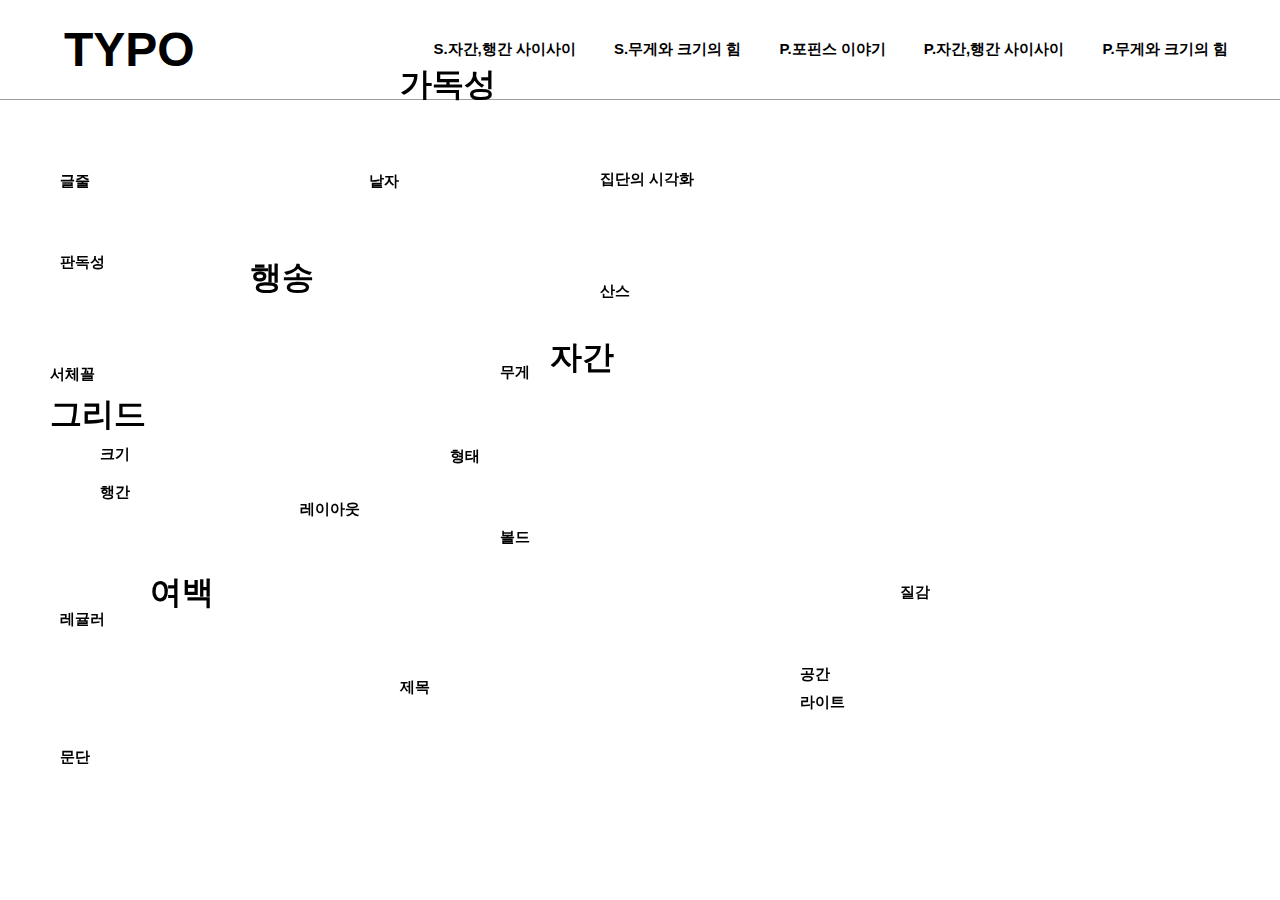
<file: index.html>
<!DOCTYPE html>
<html>
  <head>
    <meta charset="utf-8">
    <title></title>
    <link rel="stylesheet" href="style.css">
    <link rel="stylesheet" href="https://www.w3schools.com/w3css/4/w3.css">
    <link rel="stylesheet" href="ani_style.css">
  </head>
  <body class="H">

    <div id="nav">
    <ul >
      <li id="typo"> <a  href="index.html">TYPO</a> </li>
      <li><a href="poppins_font_weight.html" class="w3-bar-item w3-button w3-hover-none w3-border-white w3-bottombar w3-hover-border-black" style=" margin-right: 36px;"> P.무게와 크기의 힘</a></li>
      <li><a href="poppins_font_line.html" class="w3-bar-item w3-button w3-hover-none w3-border-white w3-bottombar w3-hover-border-black" > P.자간,행간 사이사이 </a></li>
      <li><a href="poppins_font_story.html" class="w3-bar-item w3-button w3-hover-none w3-border-white w3-bottombar w3-hover-border-black">P.포핀스 이야기</a></li>
      <li><a href="spoqa_font_weight.html" class="w3-bar-item w3-button w3-hover-none w3-border-white w3-bottombar w3-hover-border-black">S.무게와 크기의 힘</a></li>
      <li><a href="spoqa_font_line.html" class="w3-bar-item w3-button w3-hover-none w3-border-white w3-bottombar w3-hover-border-black">S.자간,행간 사이사이</a></li>
      <li><a class="w3-bar-item w3-button w3-hover-none w3-border-white w3-bottombar w3-hover-border-black" href="spoqa_font_story.html">S. 스포카 한 산스 이야기</a></li>

    </ul>
  </div>

  <div id="ni">

  <div id="div1" style="font-size:24pt;"> 가독성</div>
  <div id="div2">집단의 시각화</div>
  <div id="div3">판독성</div>
  <div id="div4" style="font-size:24pt;">자간</div>
  <div id="div5">행간</div>
  </div>
  <div id="ni2">
  <div id="div06">글줄 &nbsp &nbsp  &nbsp  &nbsp  &nbsp  &nbsp  &nbsp  &nbsp  &nbsp  &nbsp  &nbsp  &nbsp  &nbsp  &nbsp  &nbsp  &nbsp  &nbsp  &nbsp  &nbsp  &nbsp  &nbsp  &nbsp  &nbsp  &nbsp  &nbsp  &nbsp  &nbsp  &nbsp  &nbsp  &nbsp  &nbsp  &nbsp  &nbsp 낱자</div>
  <div id="div6" style="font-size:24pt;">행송</div>
  <div id="div7">무게</div>
  <div id="div8">크기</div>
  <div id="div9">볼드</div>
  <div id="div10">레귤러</div>
  <div id="div11">라이트</div>
  </div>
  <div id="ni3">
  <div id="div12" >산스</div>
  <div id="div13">서체꼴</div>
  <div id="div14">형태</div>
  <div id="div15" style="font-size:24pt;">여백</div>
  <div id="div16">제목</div>
  </div>
    <div id="ni4">
  <div id="div17" style="font-size:24pt;>본문</div>
  <div id="div18">그리드</div>
  <div id="div19">레이아웃</div>
  <div id="div20">질감</div>
  <div id="div21">공간</div>
  <div id="div22">문단</div>
  </div>



  </body>
</html>
</file>
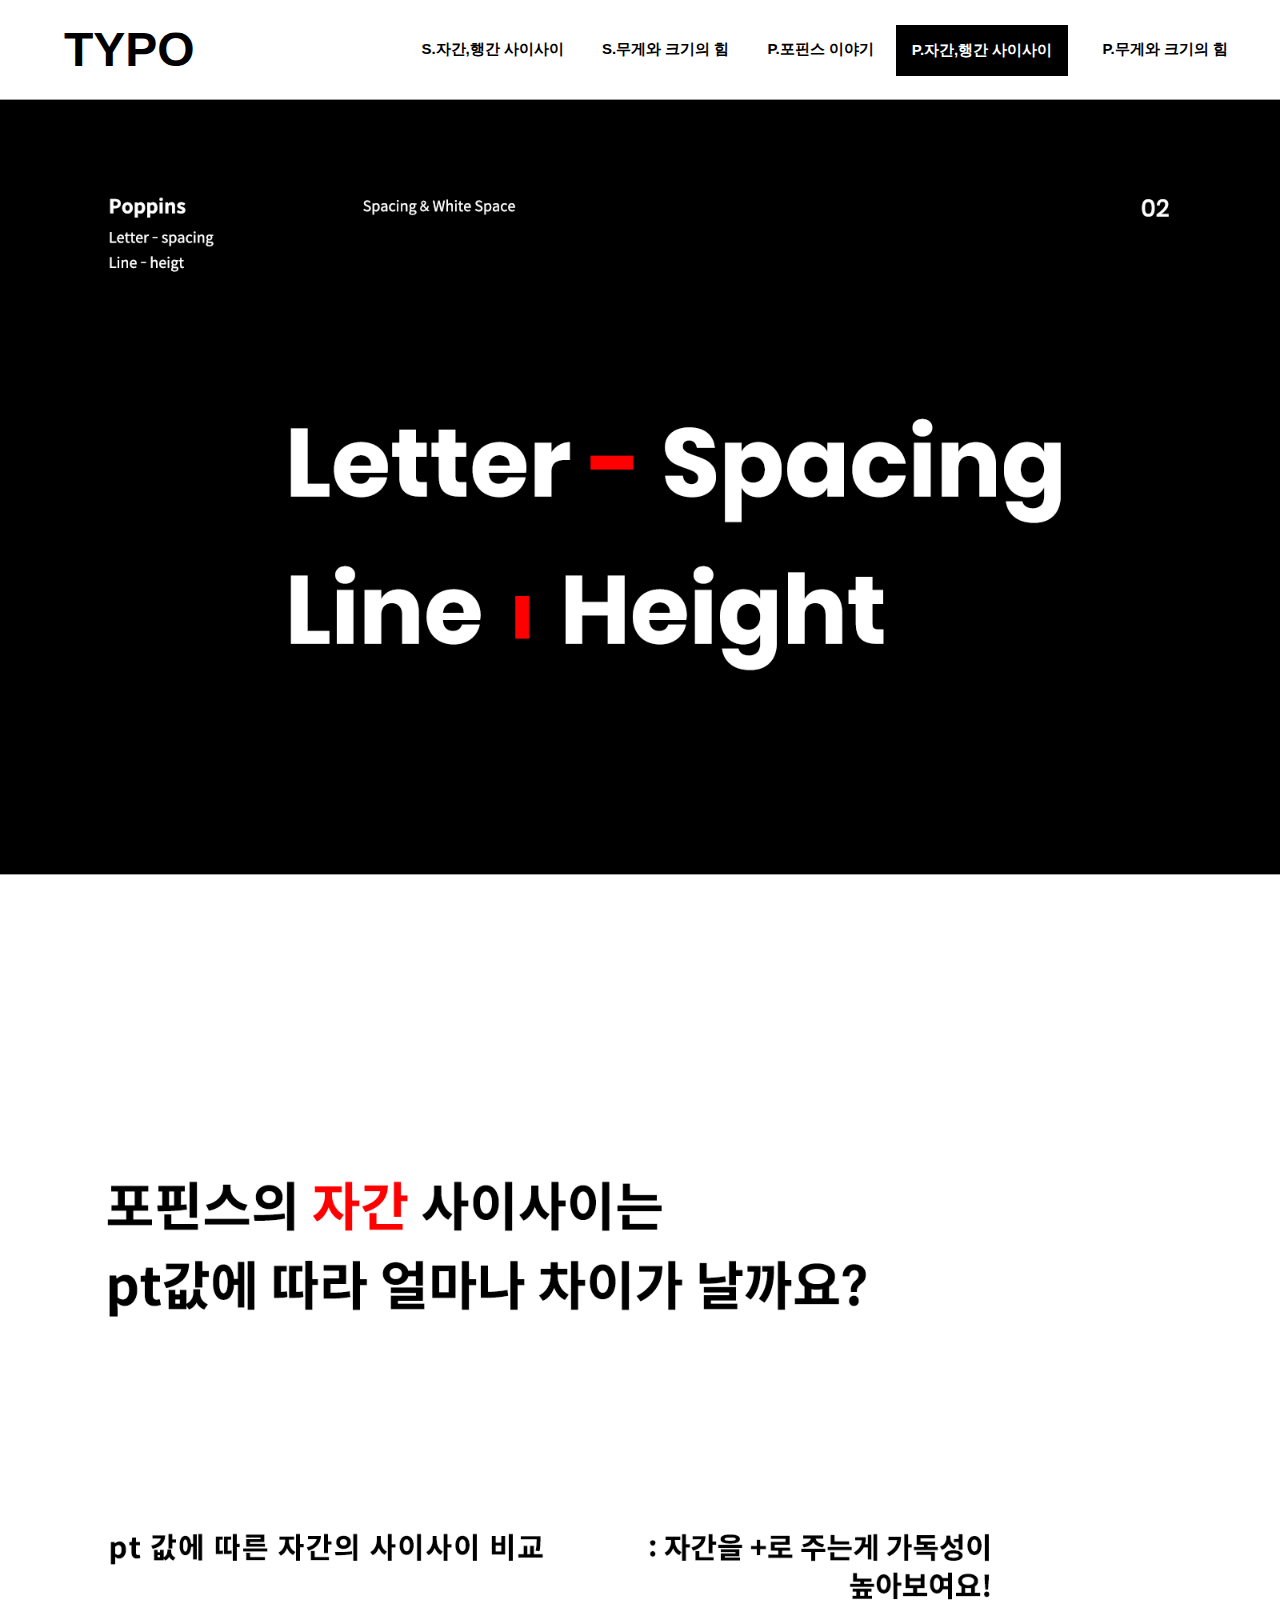
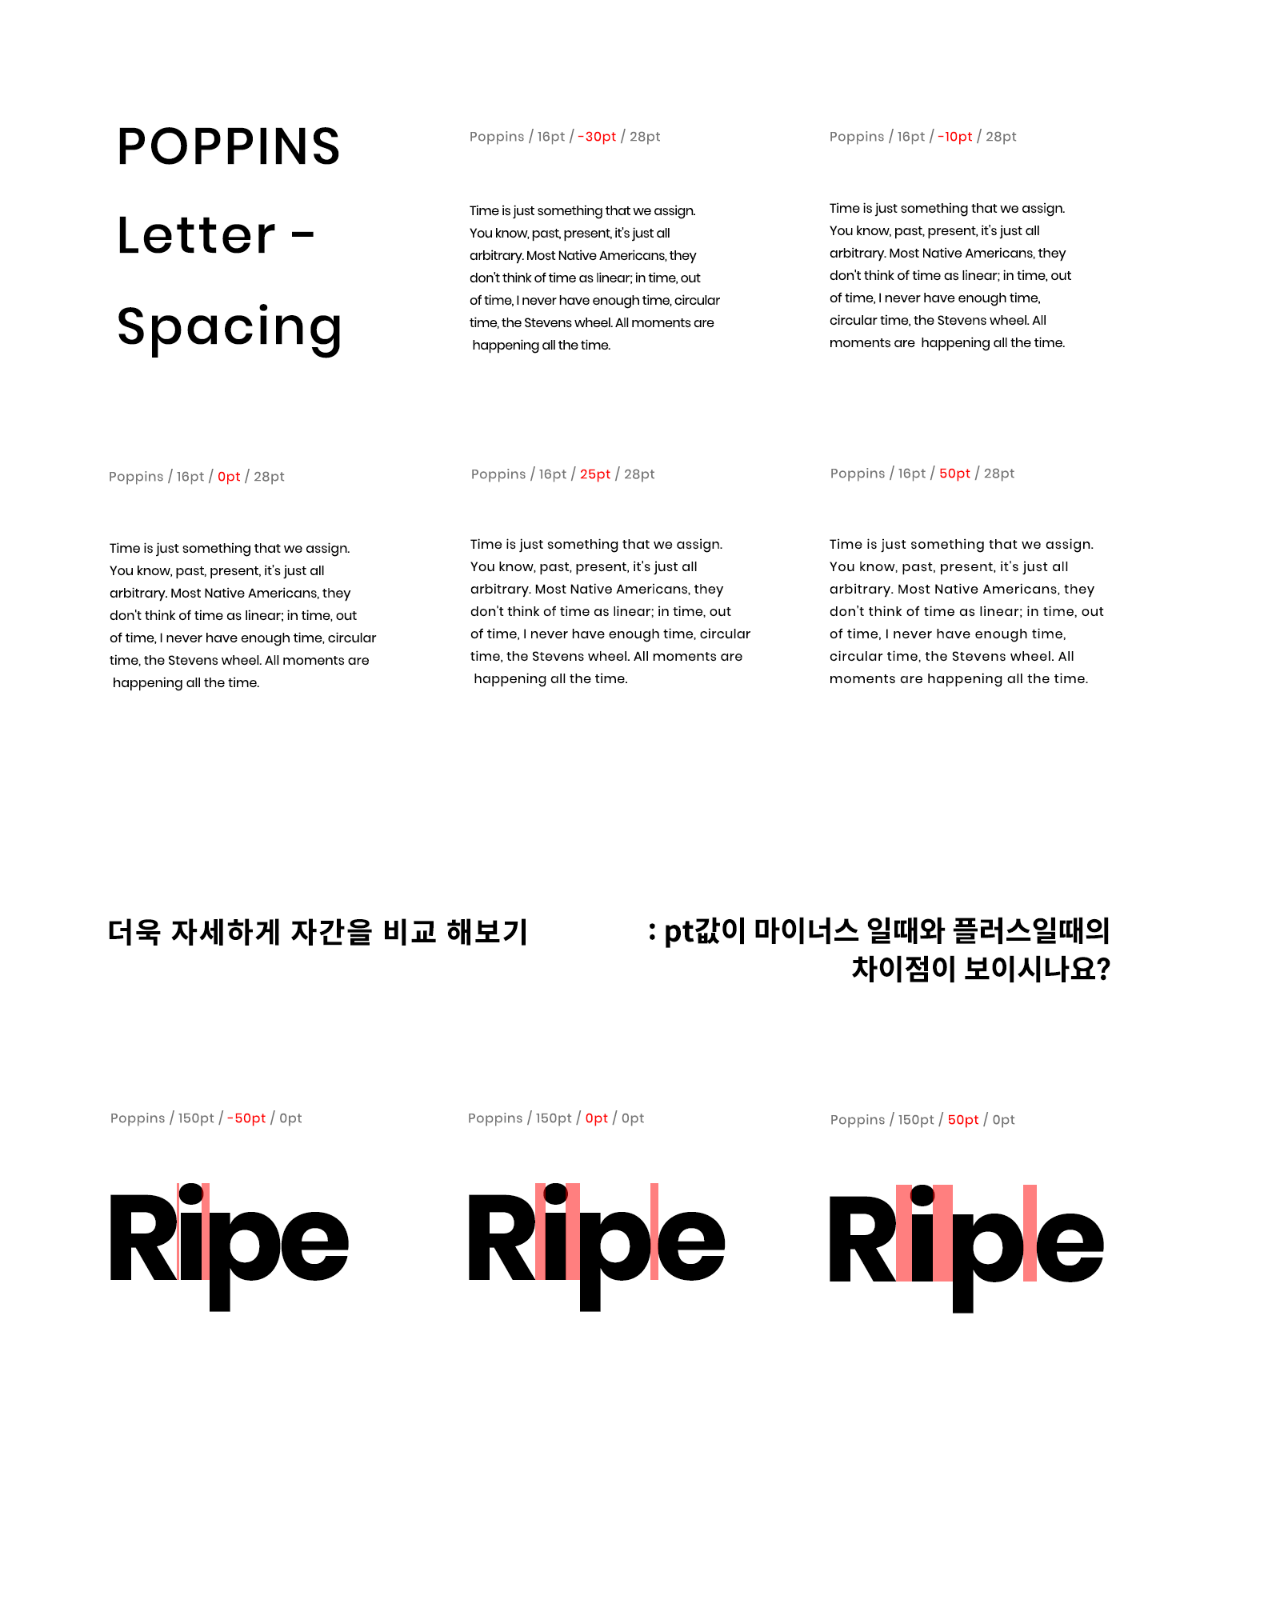
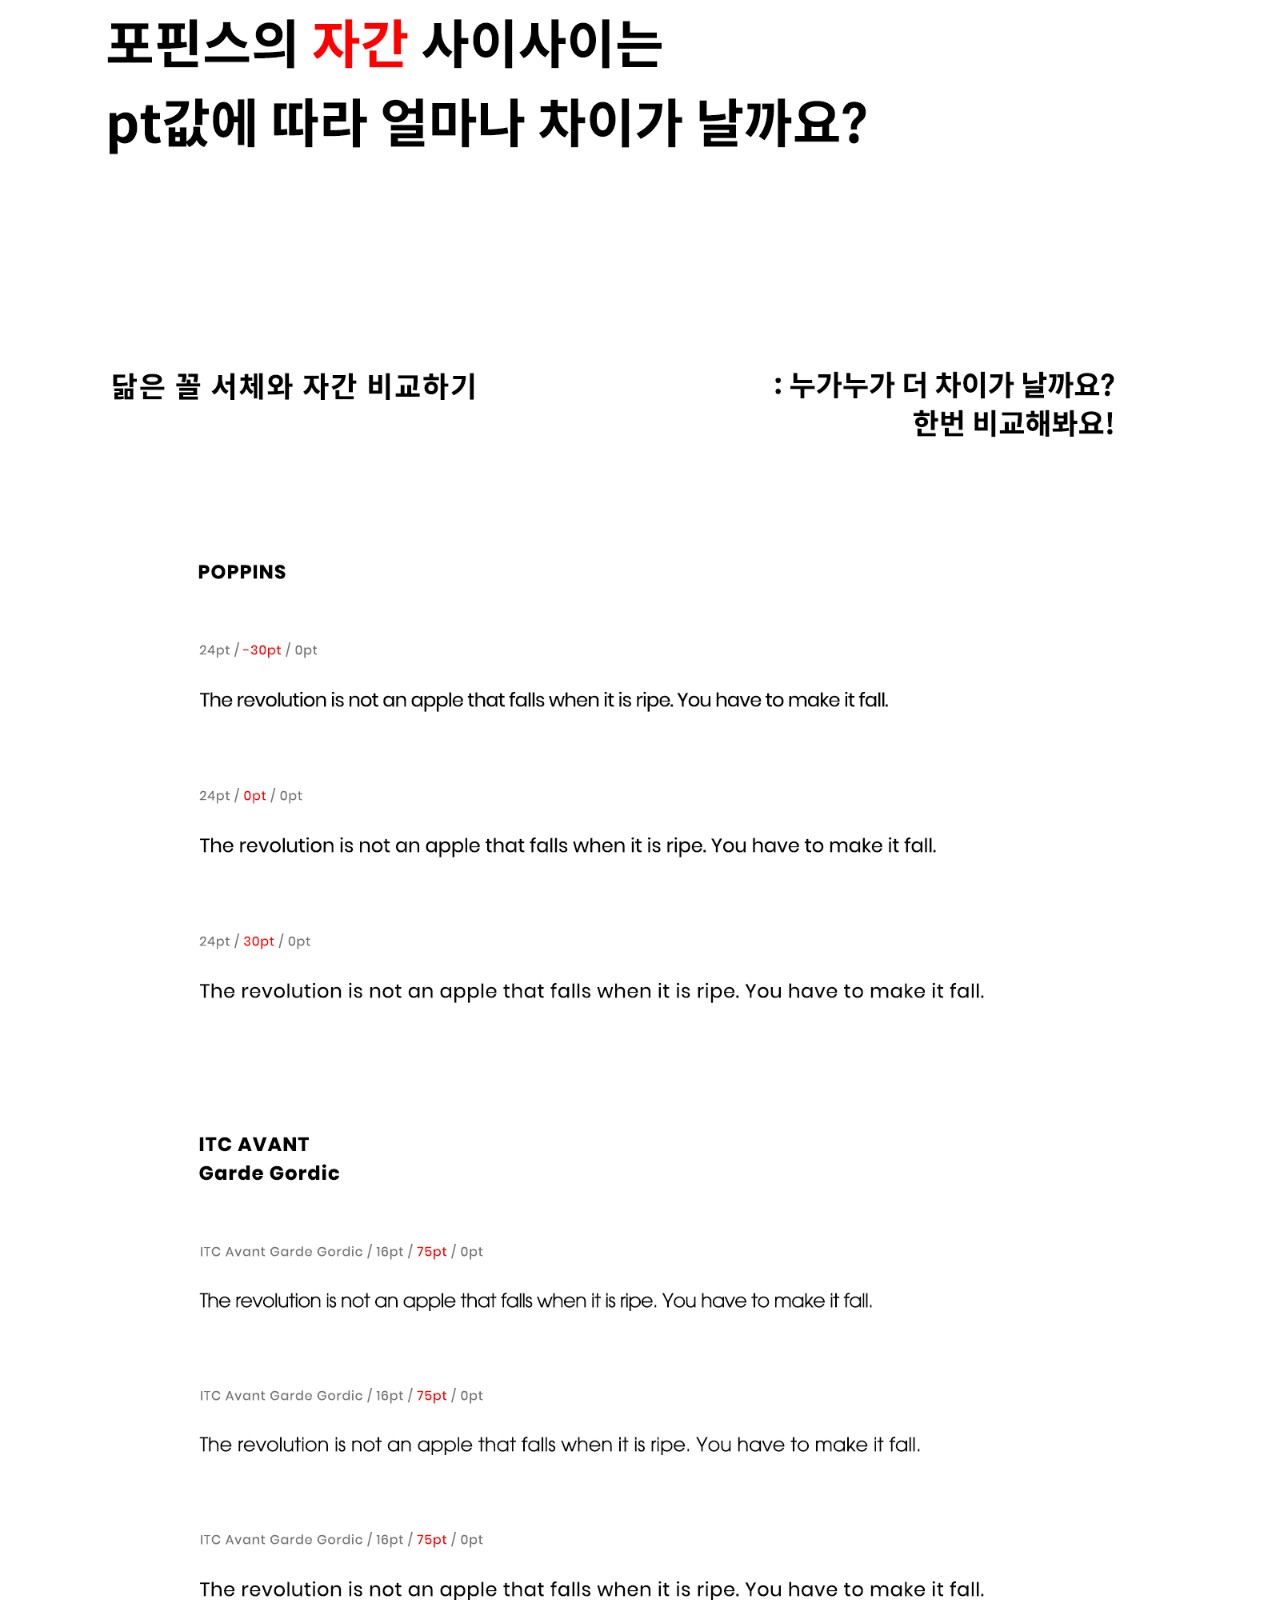
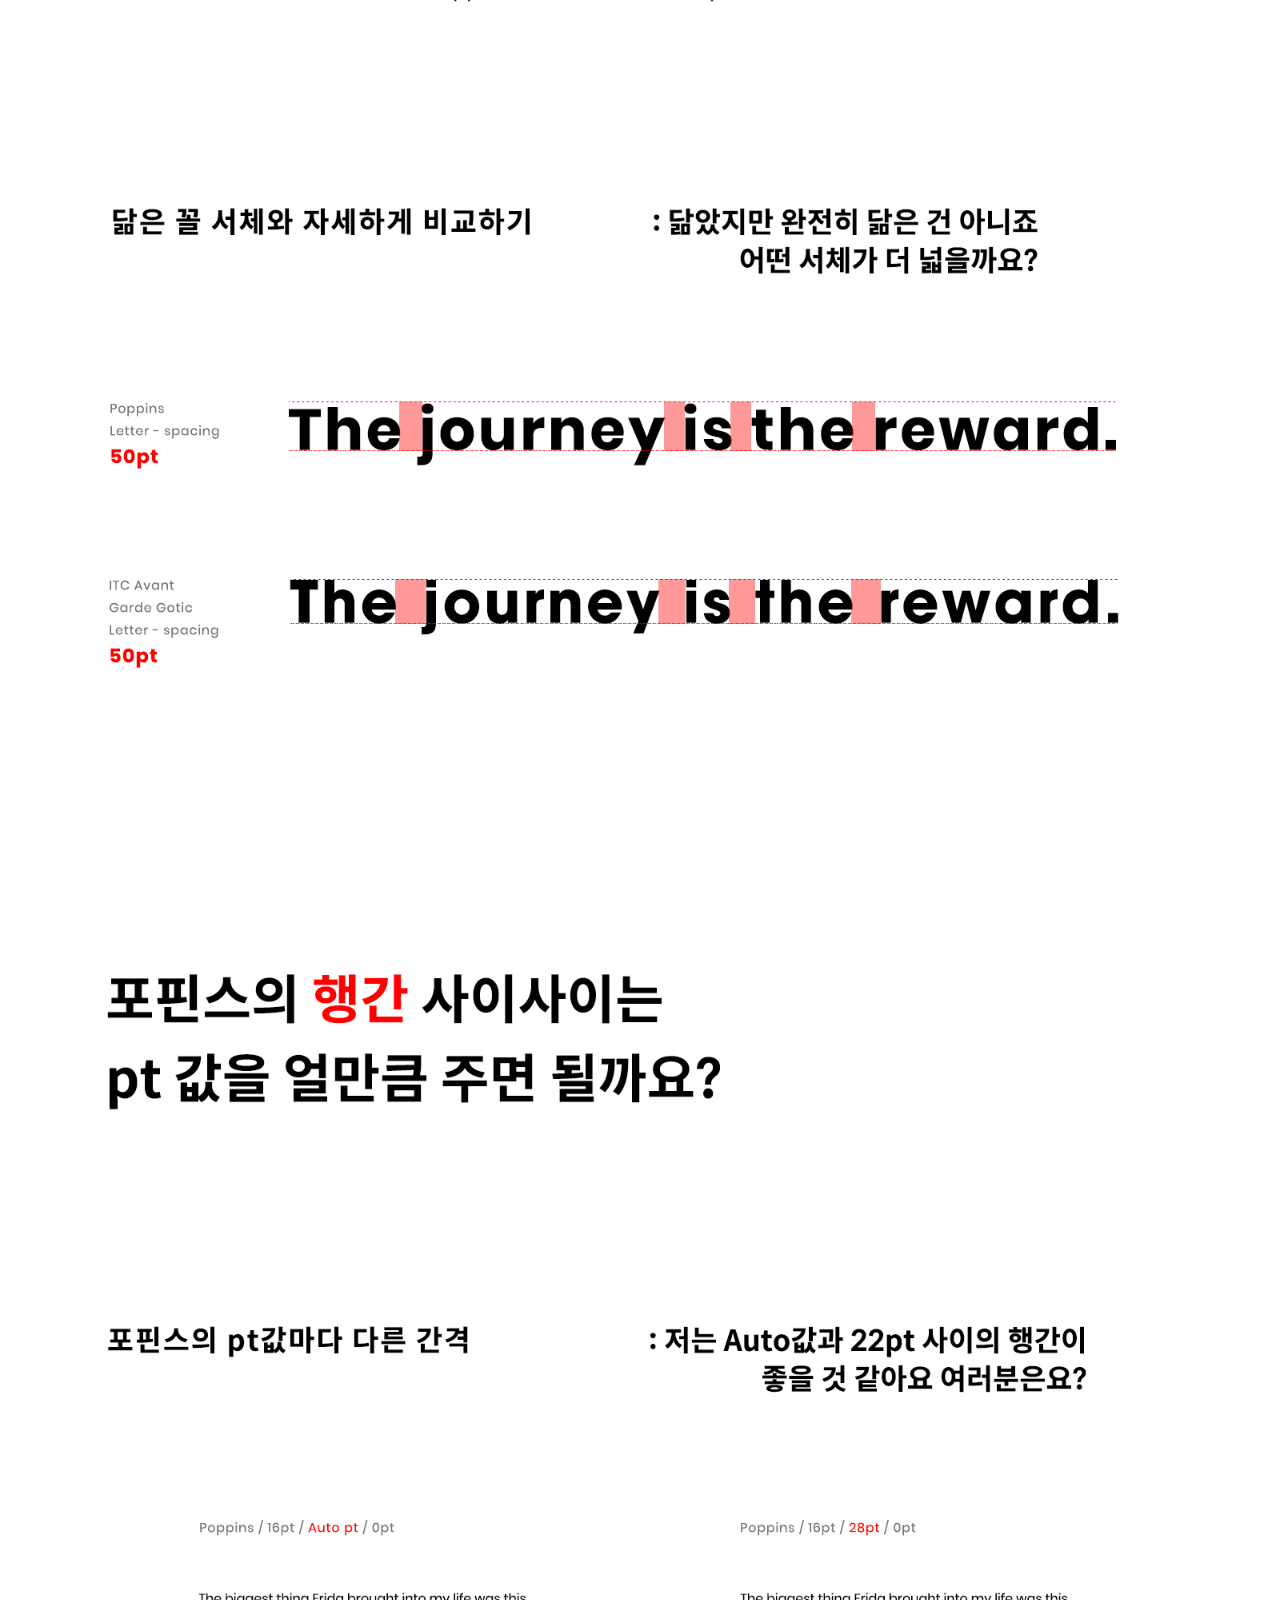
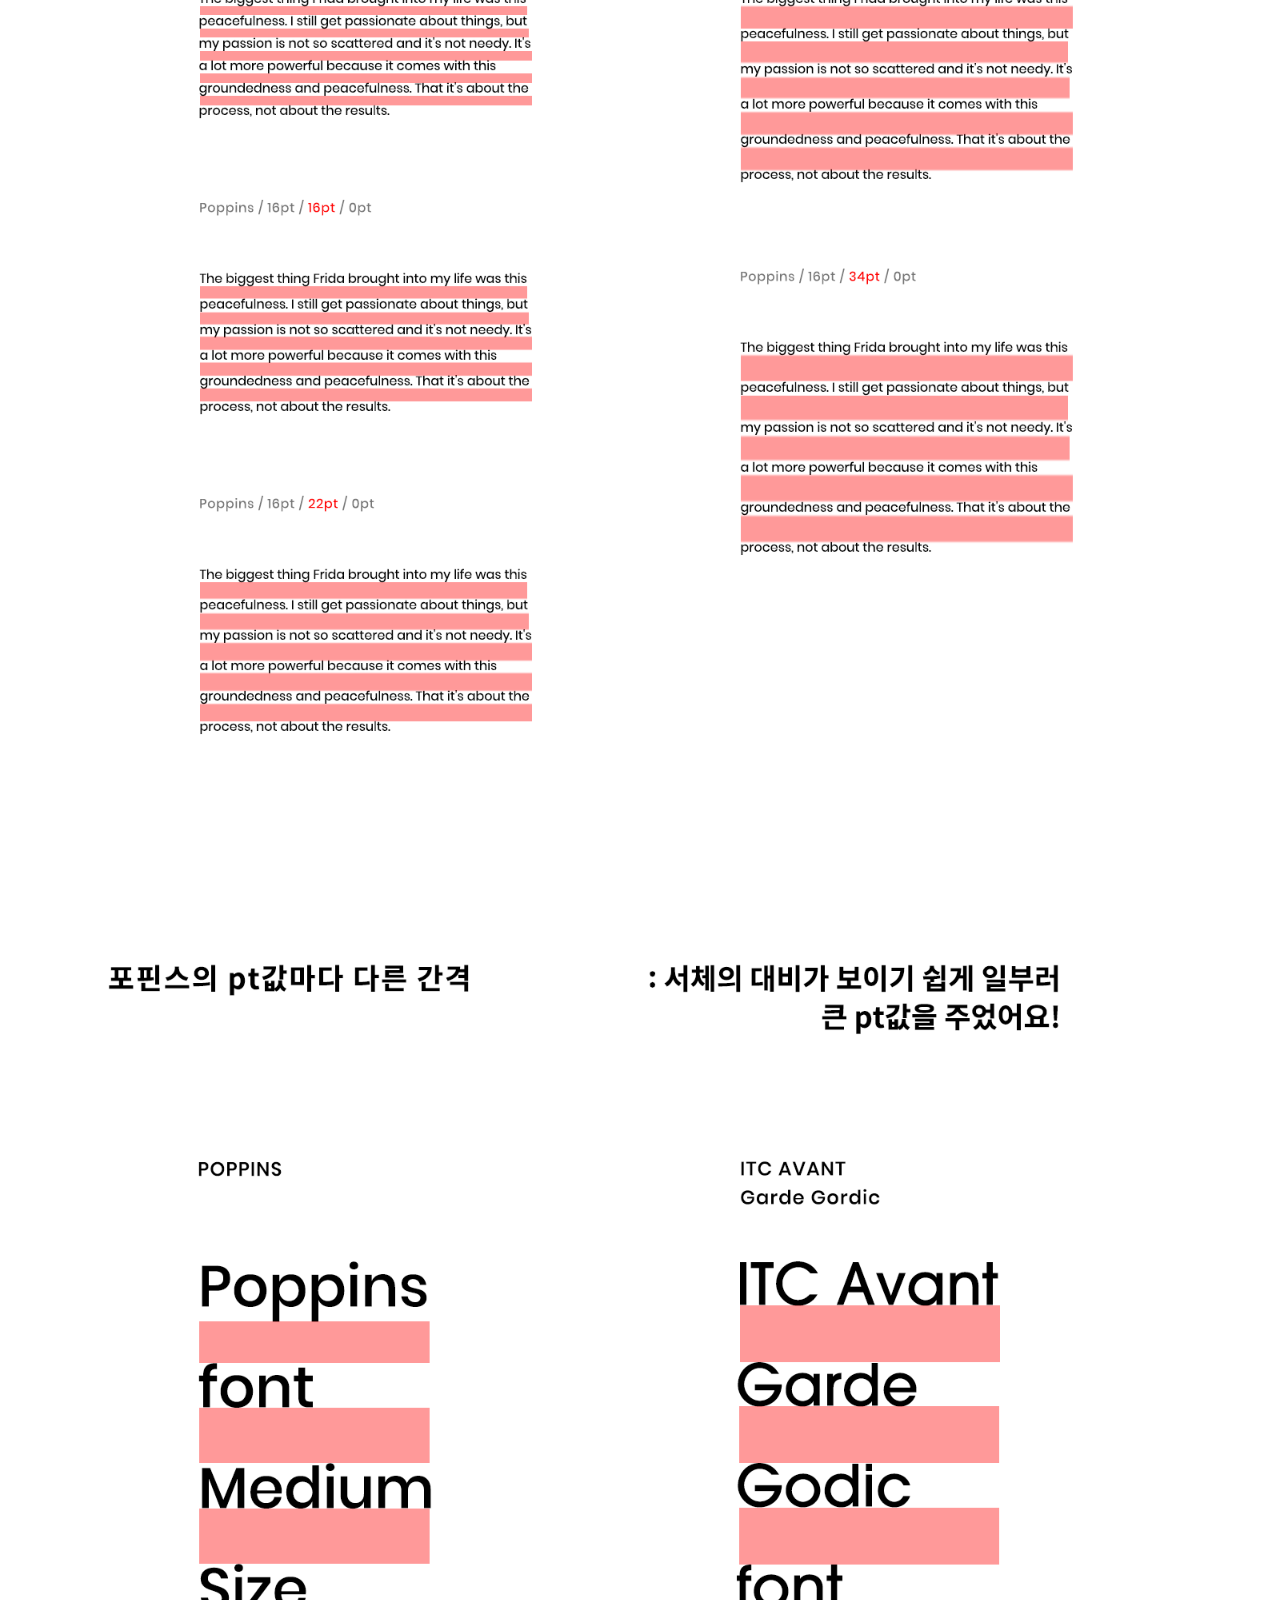
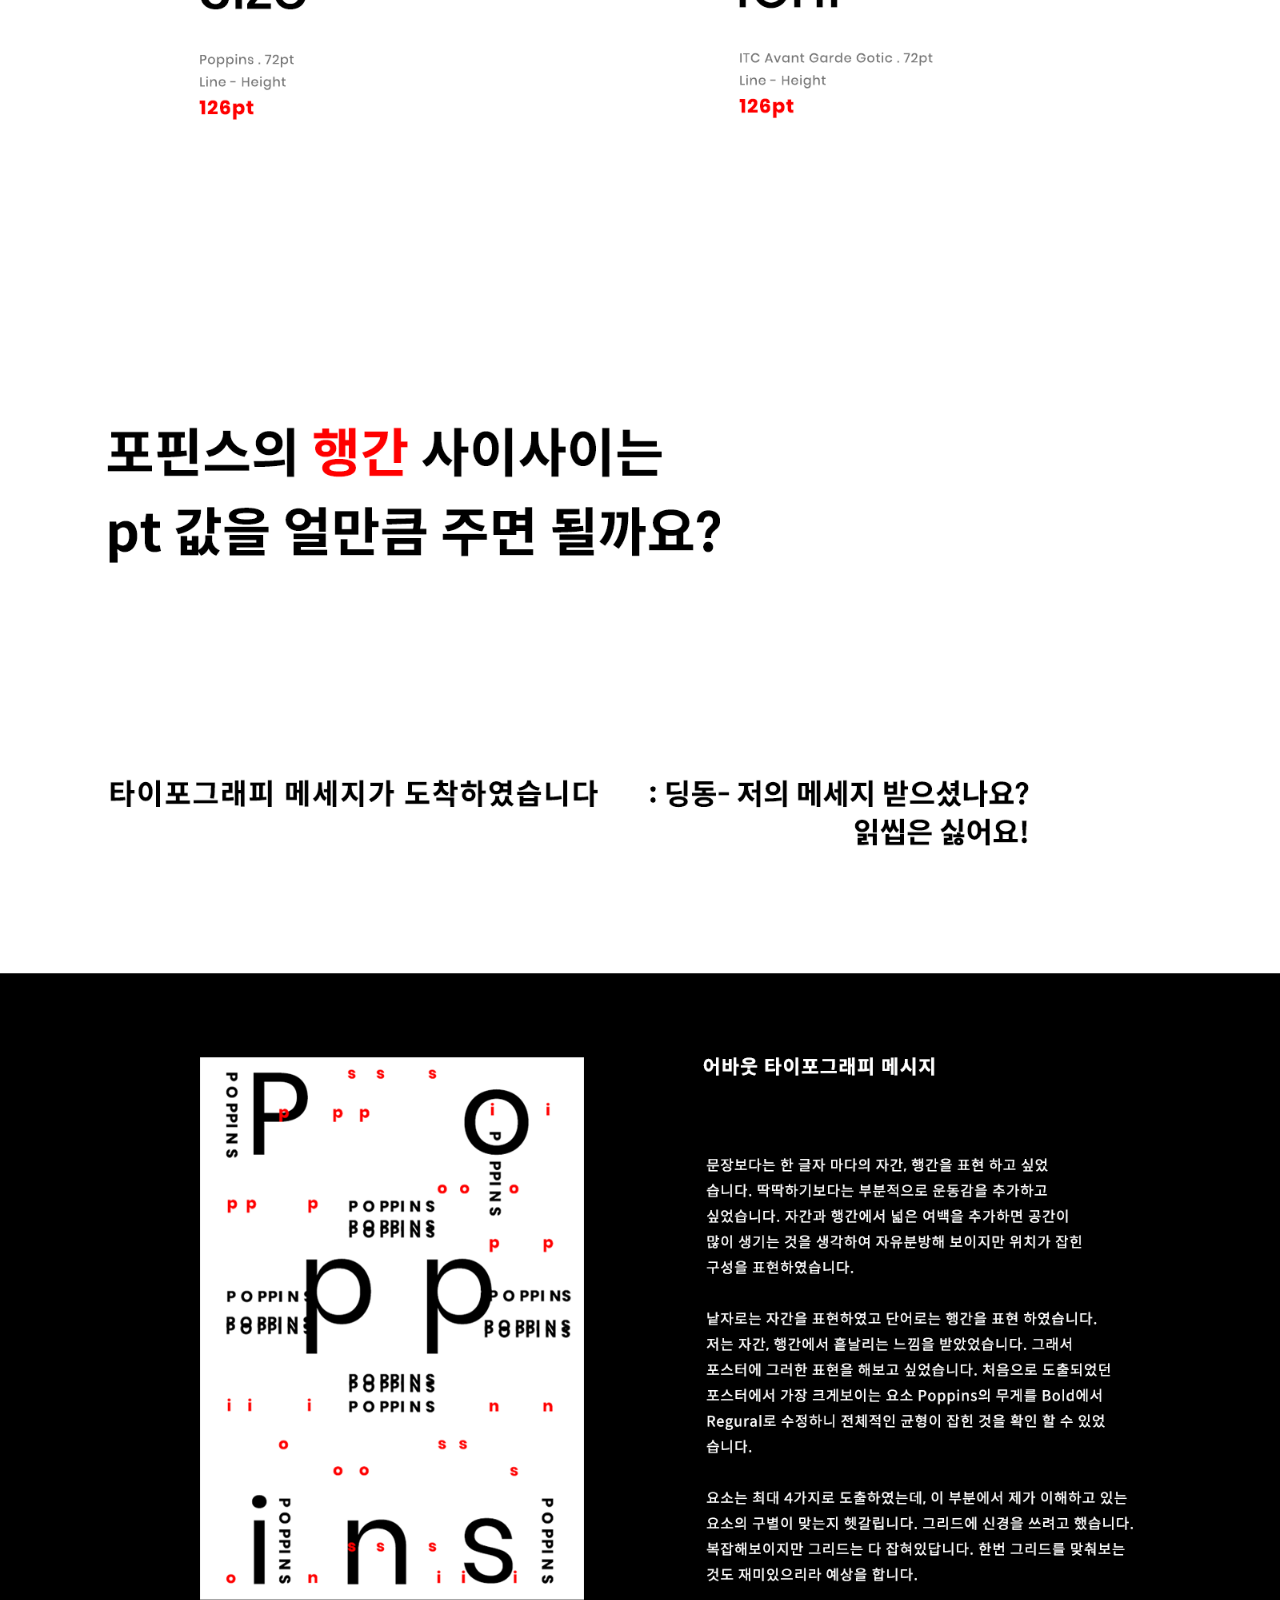
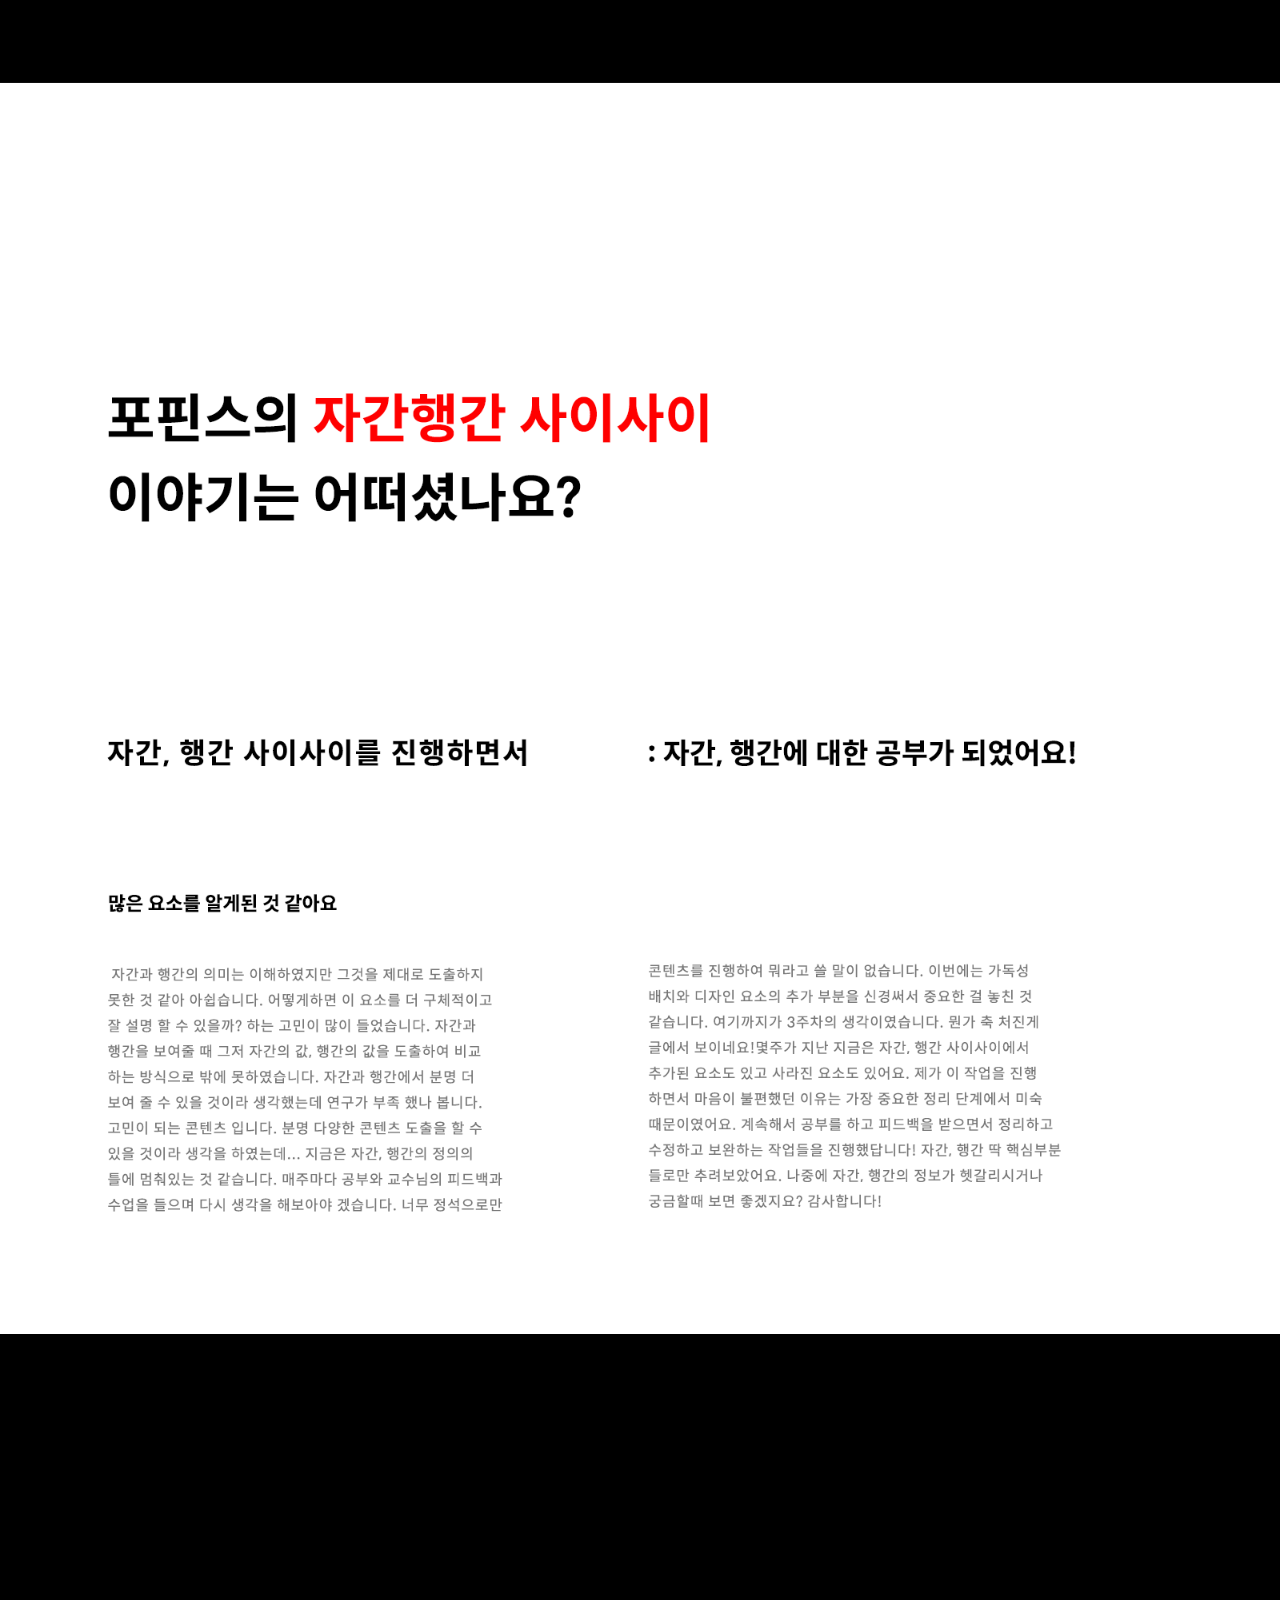
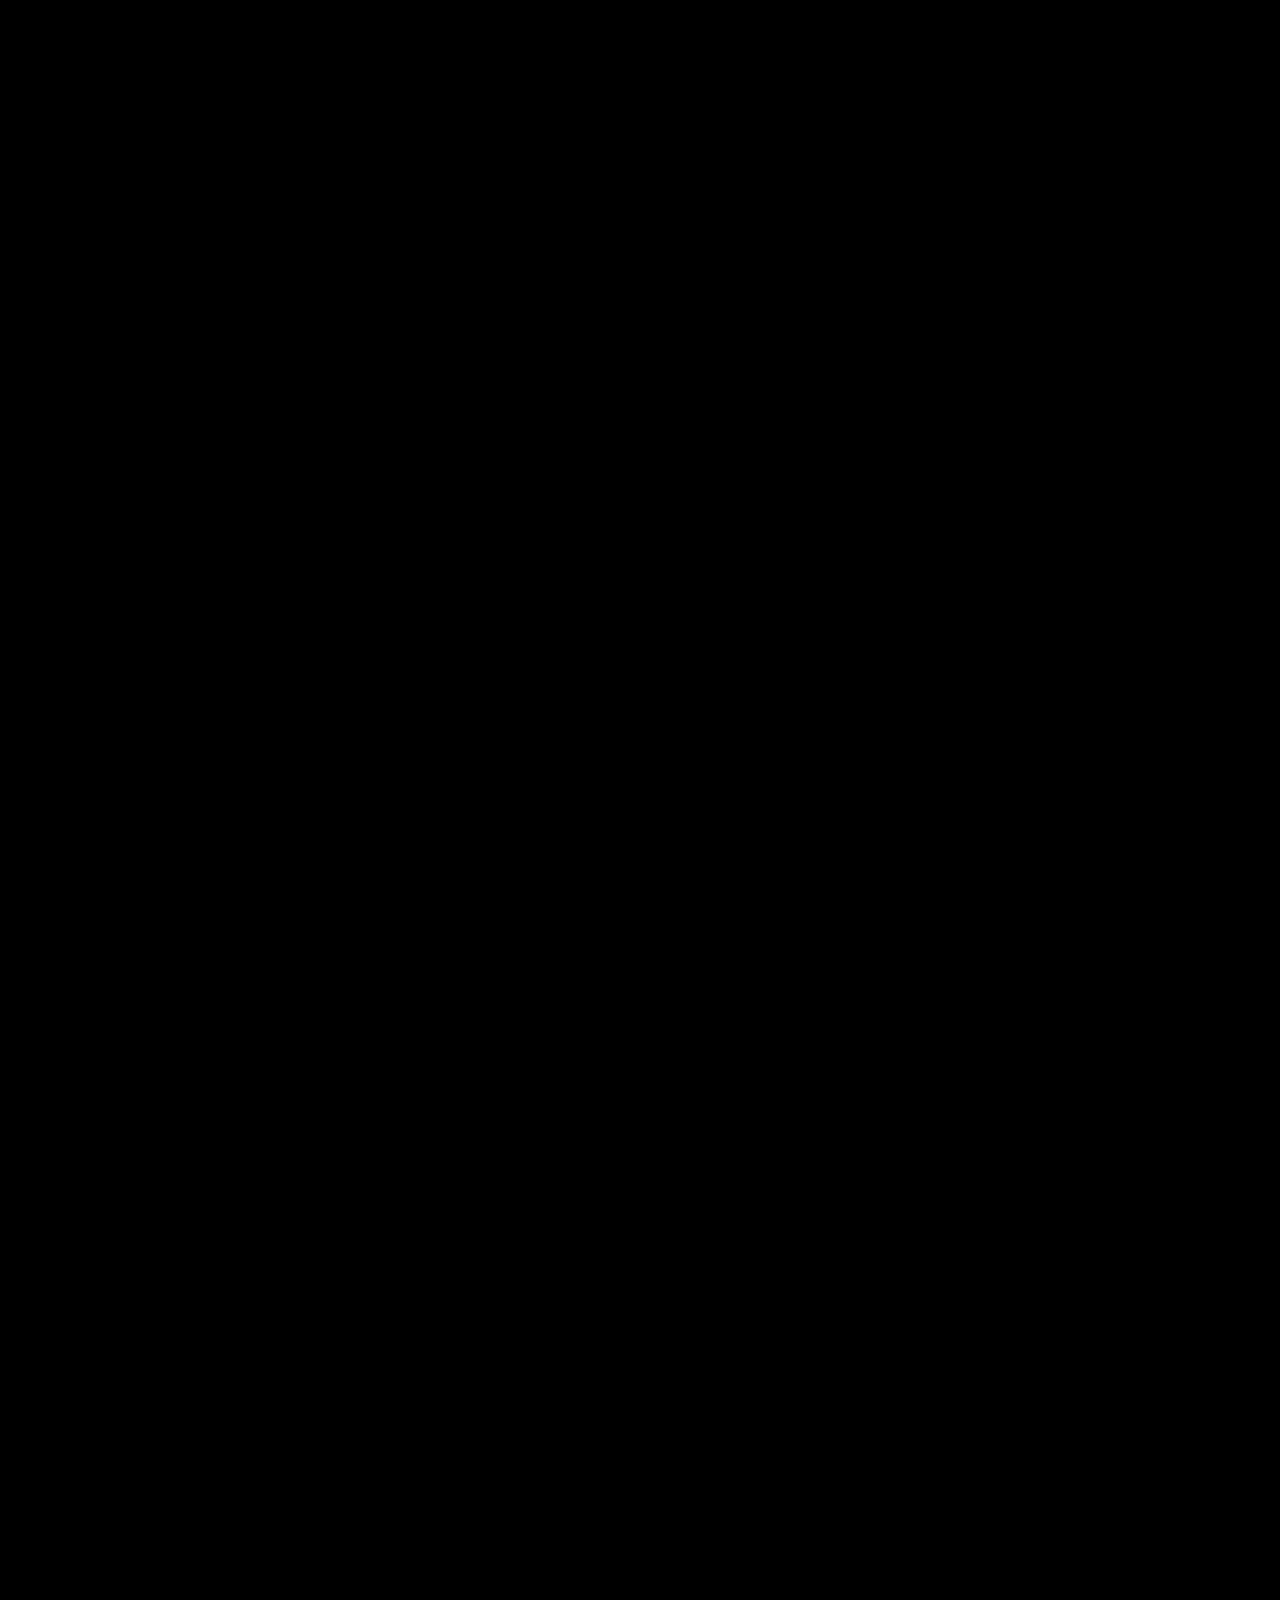
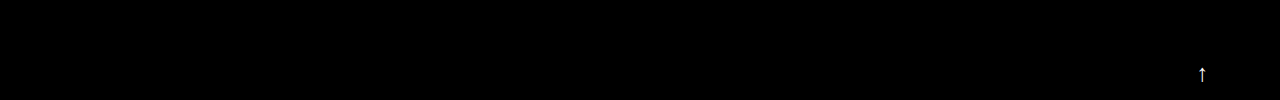
<file: poppins_font_line.html>
<!DOCTYPE html>
<html>
  <head>
    <meta charset="utf-8">
    <title> 타이포그래피</title>
    <link rel="stylesheet" href="style.css">
    <link rel="stylesheet" href="https://www.w3schools.com/w3css/4/w3.css">


  </head>
  <body class="P">
    <div id="nav">
    <ul >
          <li id="typo"> <a  href="index.html">TYPO</a> </li>
      <li><a href="poppins_font_weight.html" class="w3-bar-item w3-button w3-hover-none w3-border-white w3-bottombar w3-hover-border-black" style=" margin-right: 36px;"> P.무게와 크기의 힘</a></li>
      <li style="padding-top:25px;"><a href="poppins_font_line.html"  class="active" > P.자간,행간 사이사이 </a></li>
      <li><a href="poppins_font_story.html" class="w3-bar-item w3-button w3-hover-none w3-border-white w3-bottombar w3-hover-border-black">P.포핀스 이야기</a></li>
      <li><a href="spoqa_font_weight.html" class="w3-bar-item w3-button w3-hover-none w3-border-white w3-bottombar w3-hover-border-black">S.무게와 크기의 힘</a></li>
      <li><a href="spoqa_font_line.html" class="w3-bar-item w3-button w3-hover-none w3-border-white w3-bottombar w3-hover-border-black">S.자간,행간 사이사이</a></li>
      <li><a class="w3-bar-item w3-button w3-hover-none w3-border-white w3-bottombar w3-hover-border-black" href="spoqa_font_story.html">S. 스포카 한 산스 이야기</a></li>

    </ul>
  </div>

  <div class="group_2">
    <button onclick="topFunction()" class="top_b2"> ↑ </button>
    <center>
    <img class="p_img" src="./img/P_line.png" >
    </center>
  </div>

    <script>
  var prevScrollpos = window.pageYOffset;
  window.onscroll = function() {
    var currentScrollPos = window.pageYOffset;
    if (prevScrollpos > currentScrollPos) {
      document.getElementById("nav").style.top = "0";
    } else {
  document.getElementById("nav").style.top = "-100px";
  }
  prevScrollpos = currentScrollPos;
  }
  var mybutton = document.getElementById("top_b2");
  function topFunction() {
  document.body.scrollTop = 0;
  document.documentElement.scrollTop = 0;
  }

  </script>

  </body>
</html>
</file>
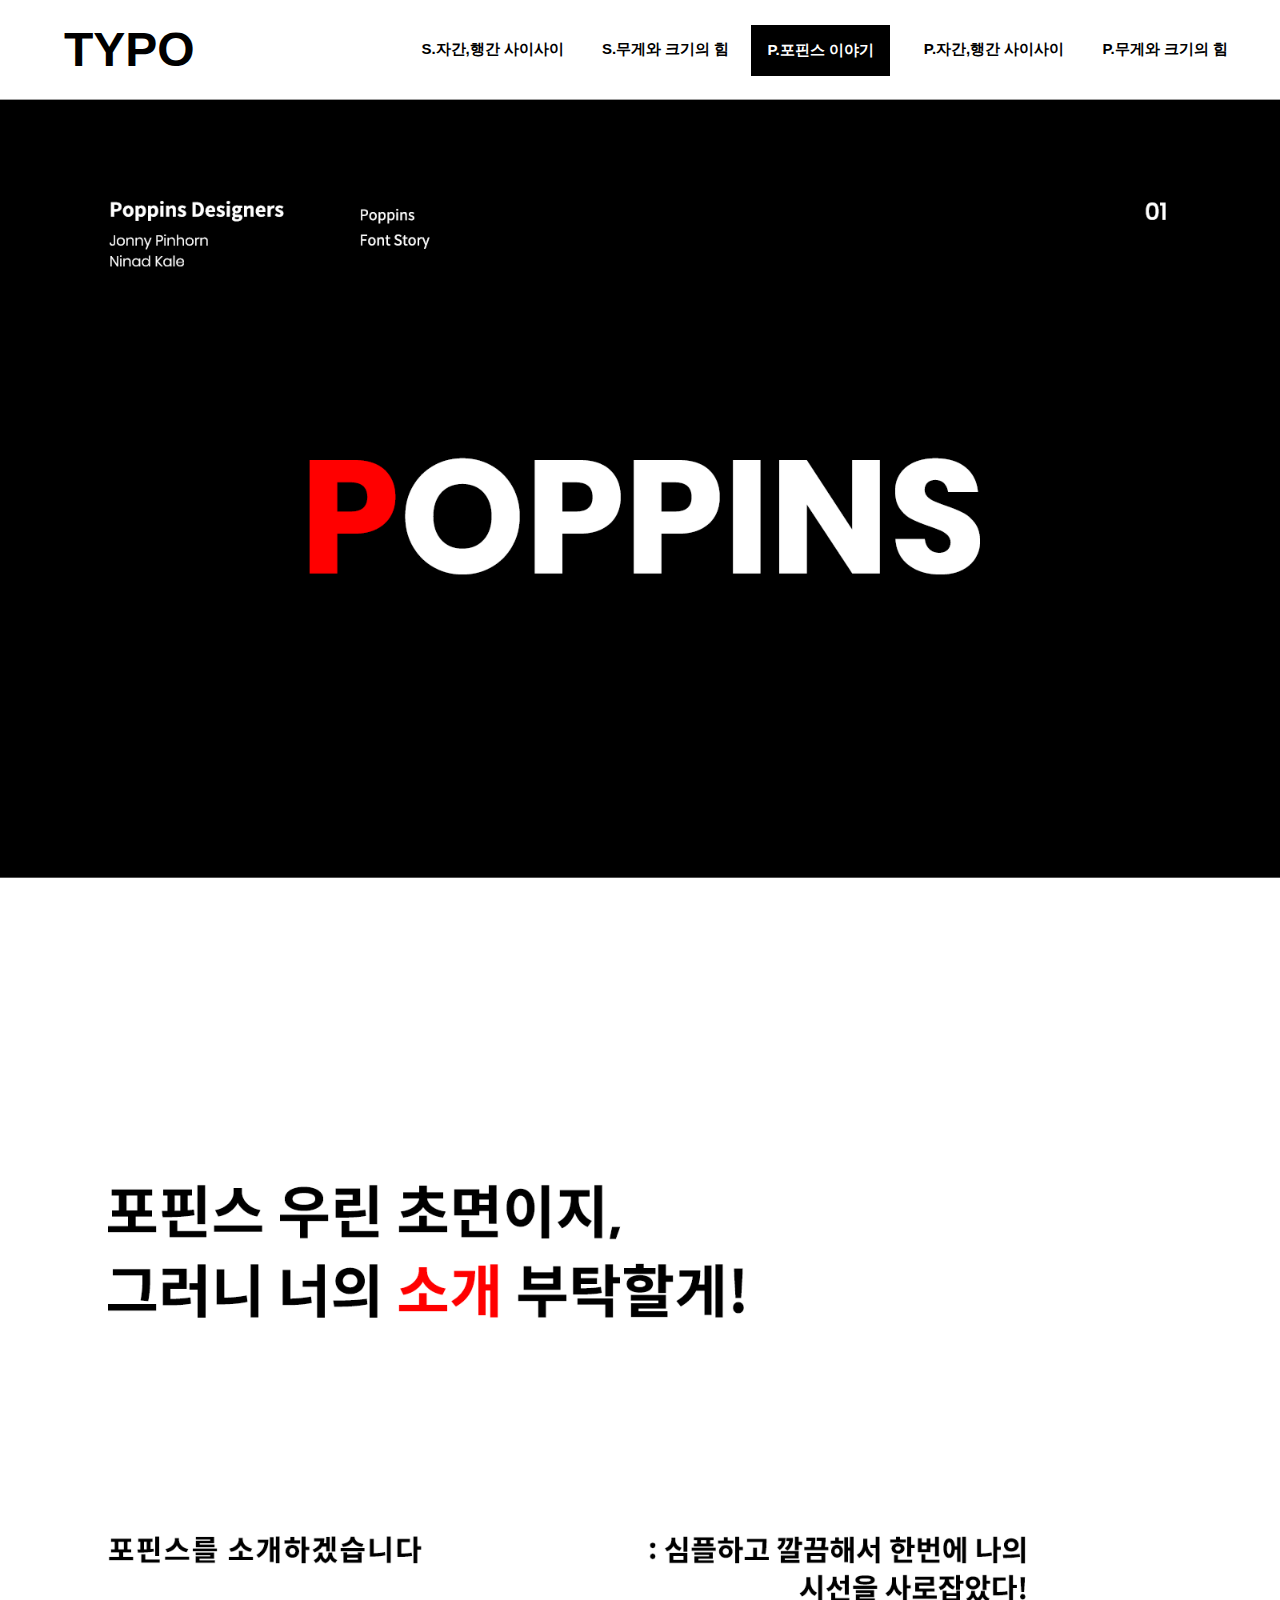
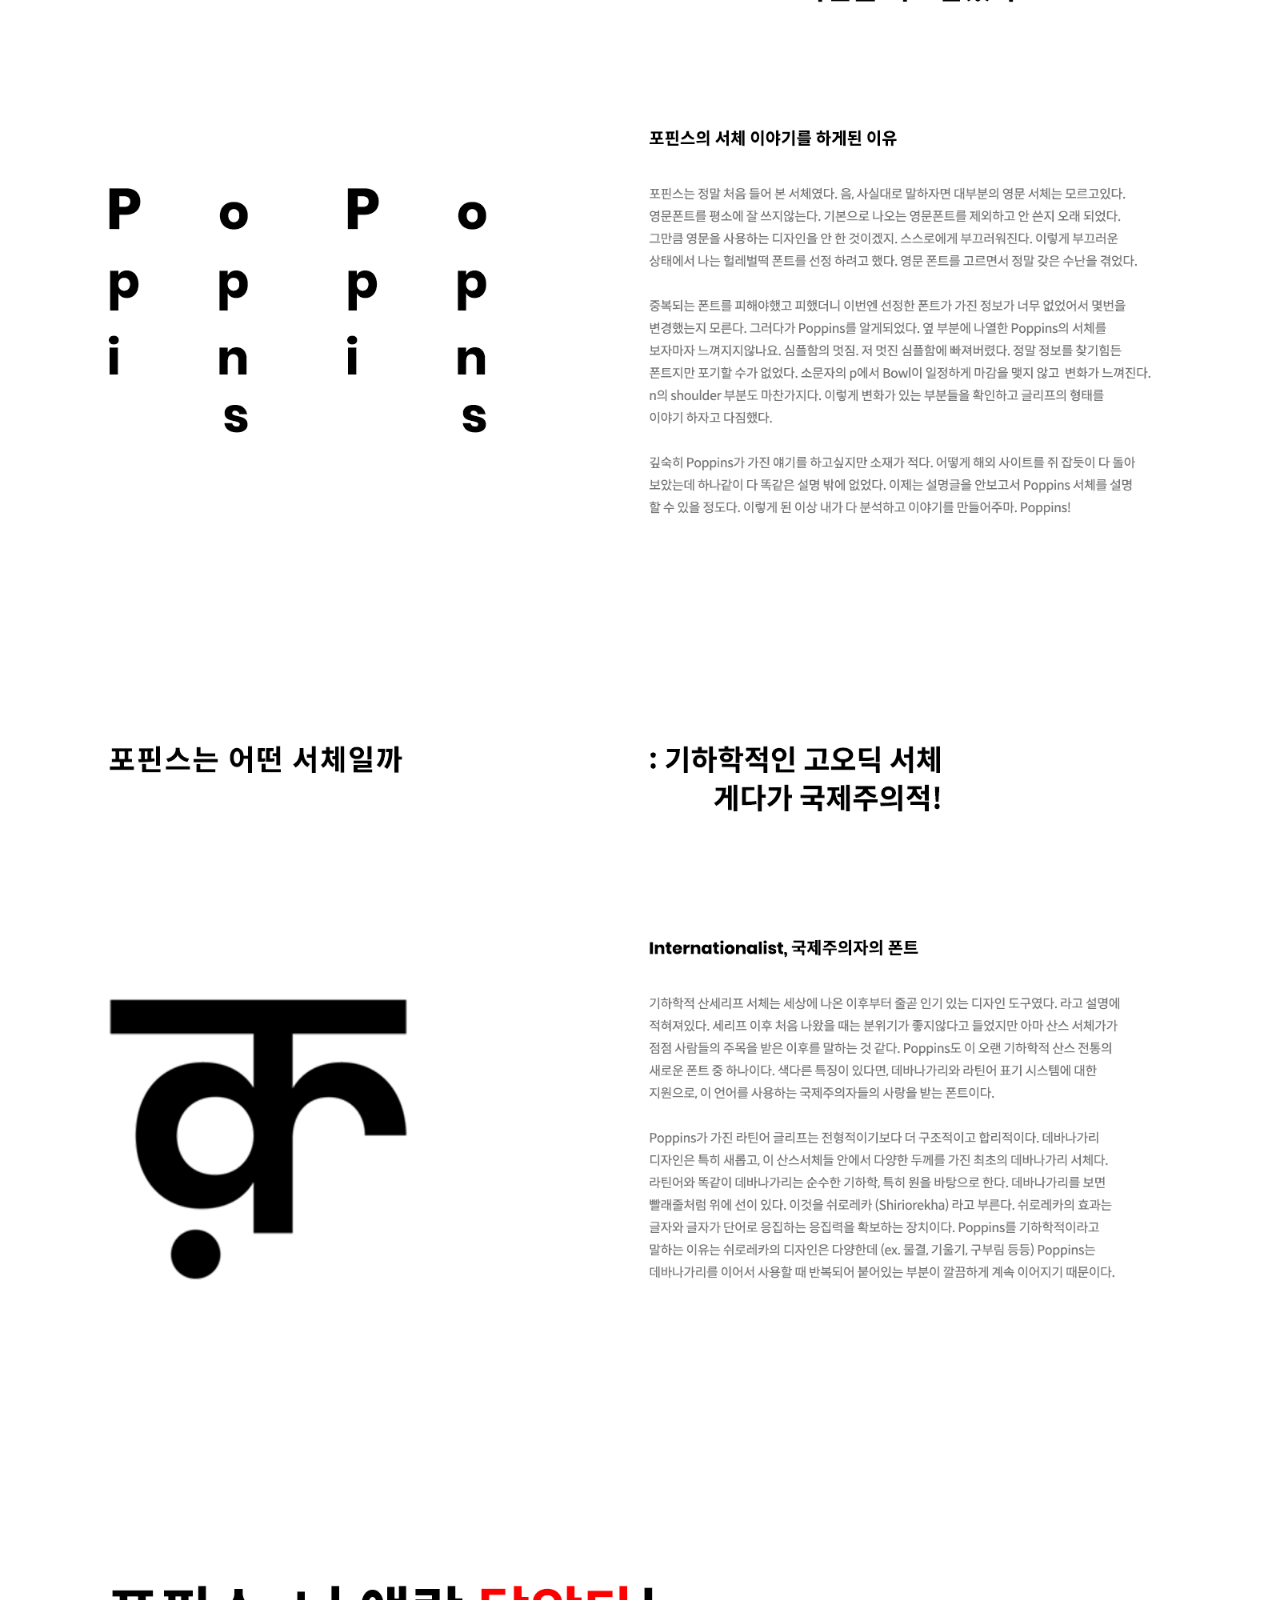
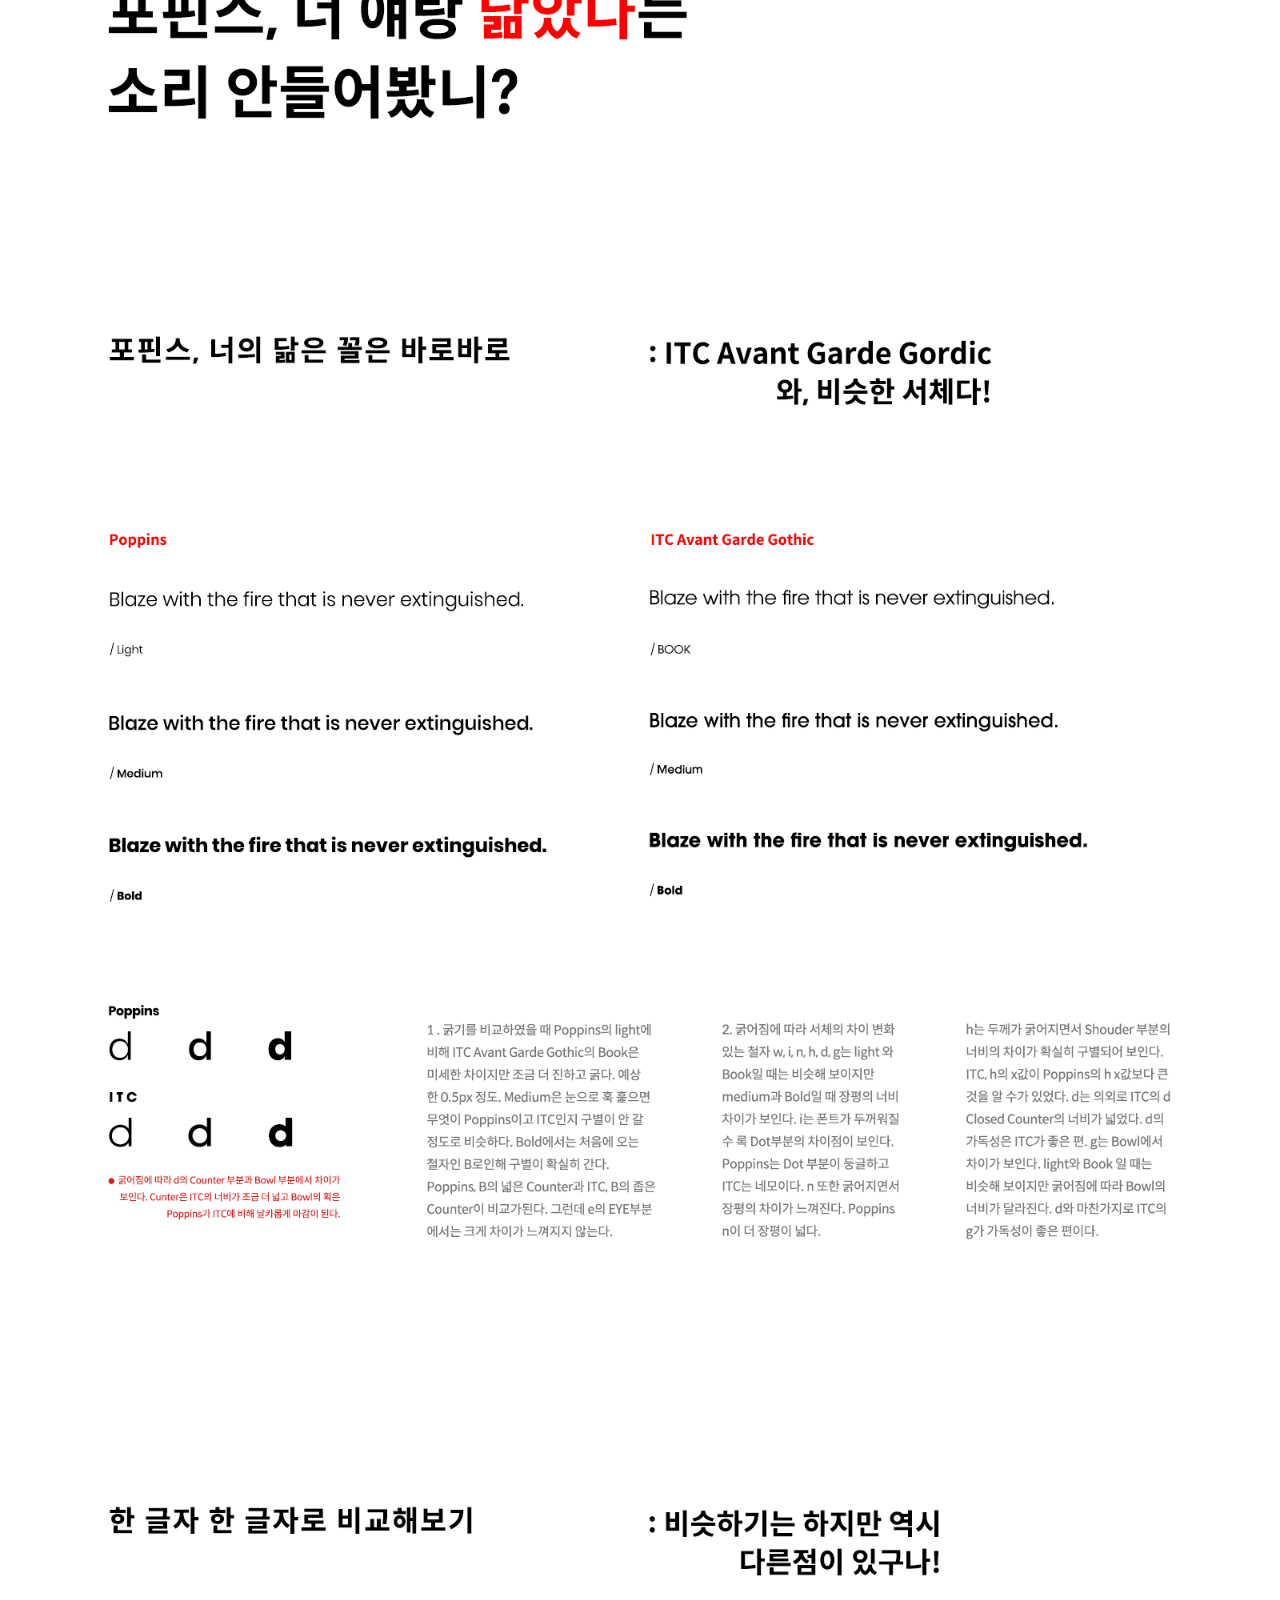
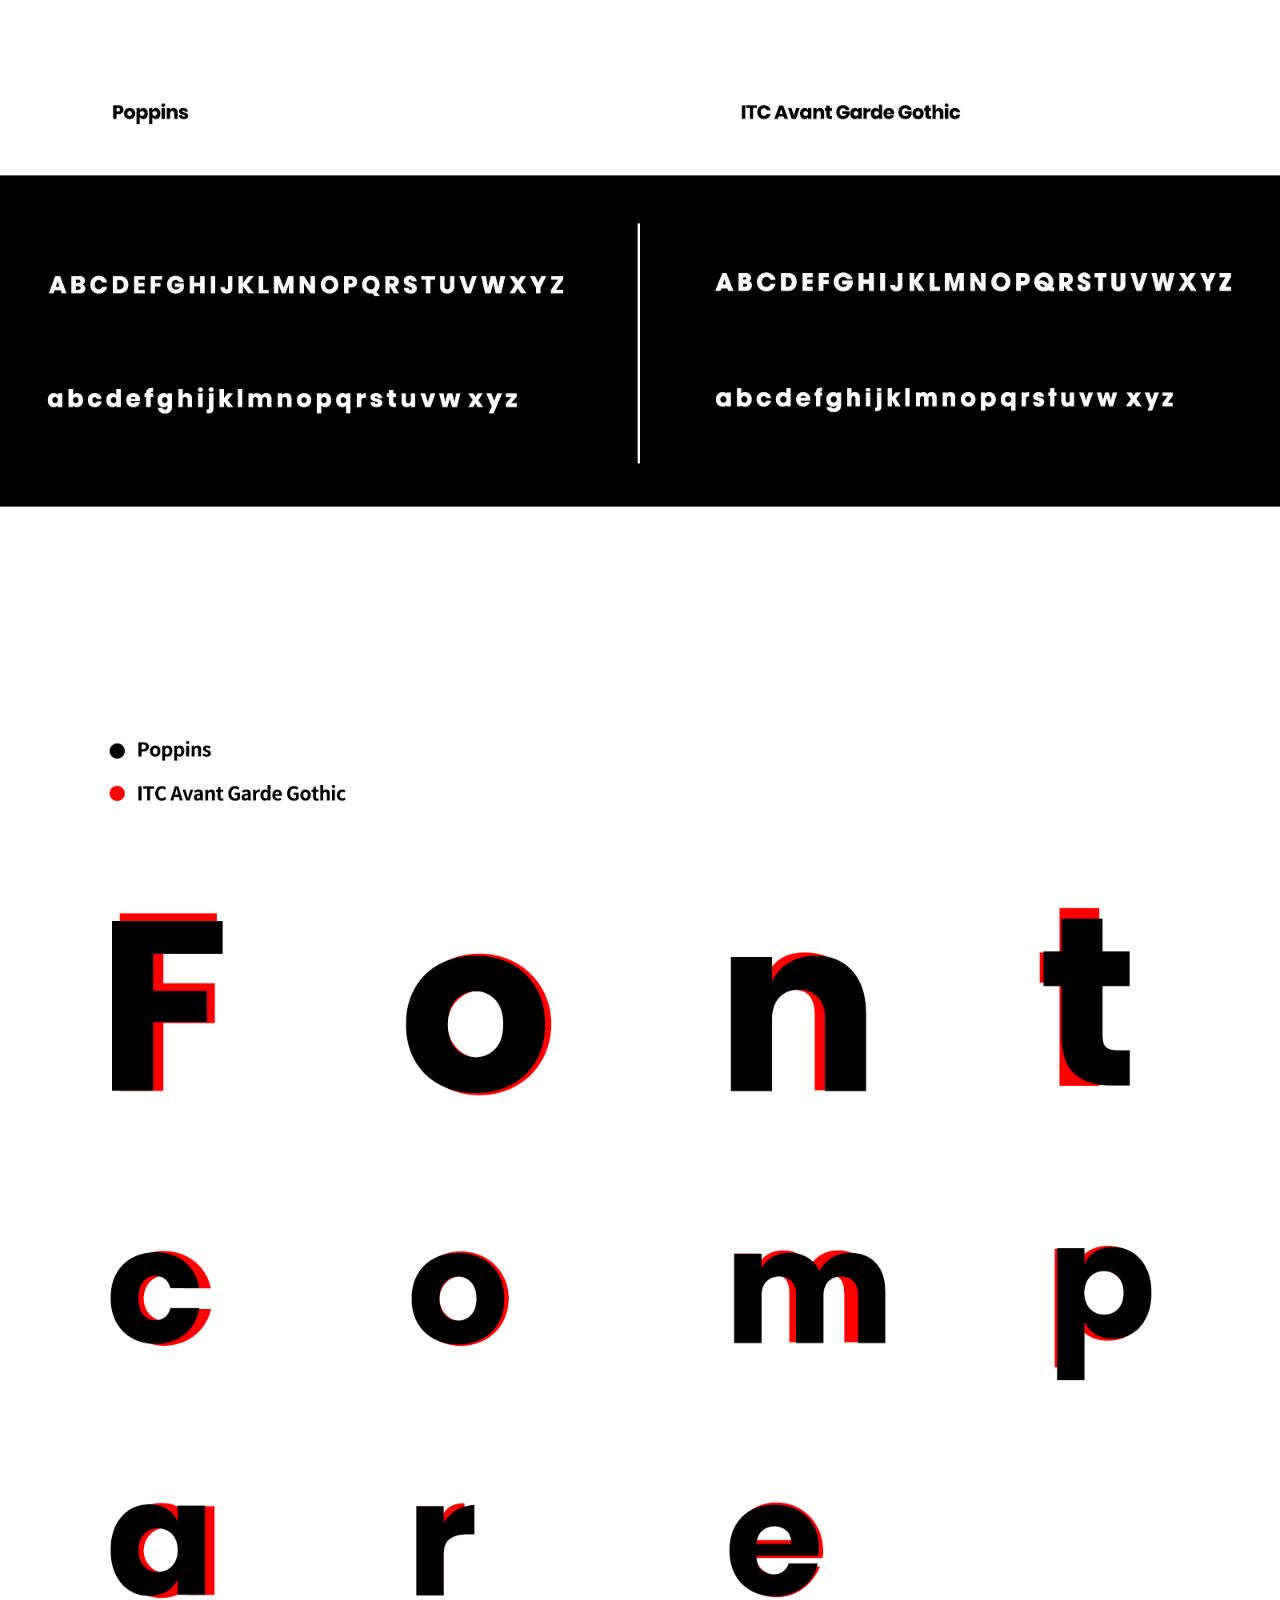
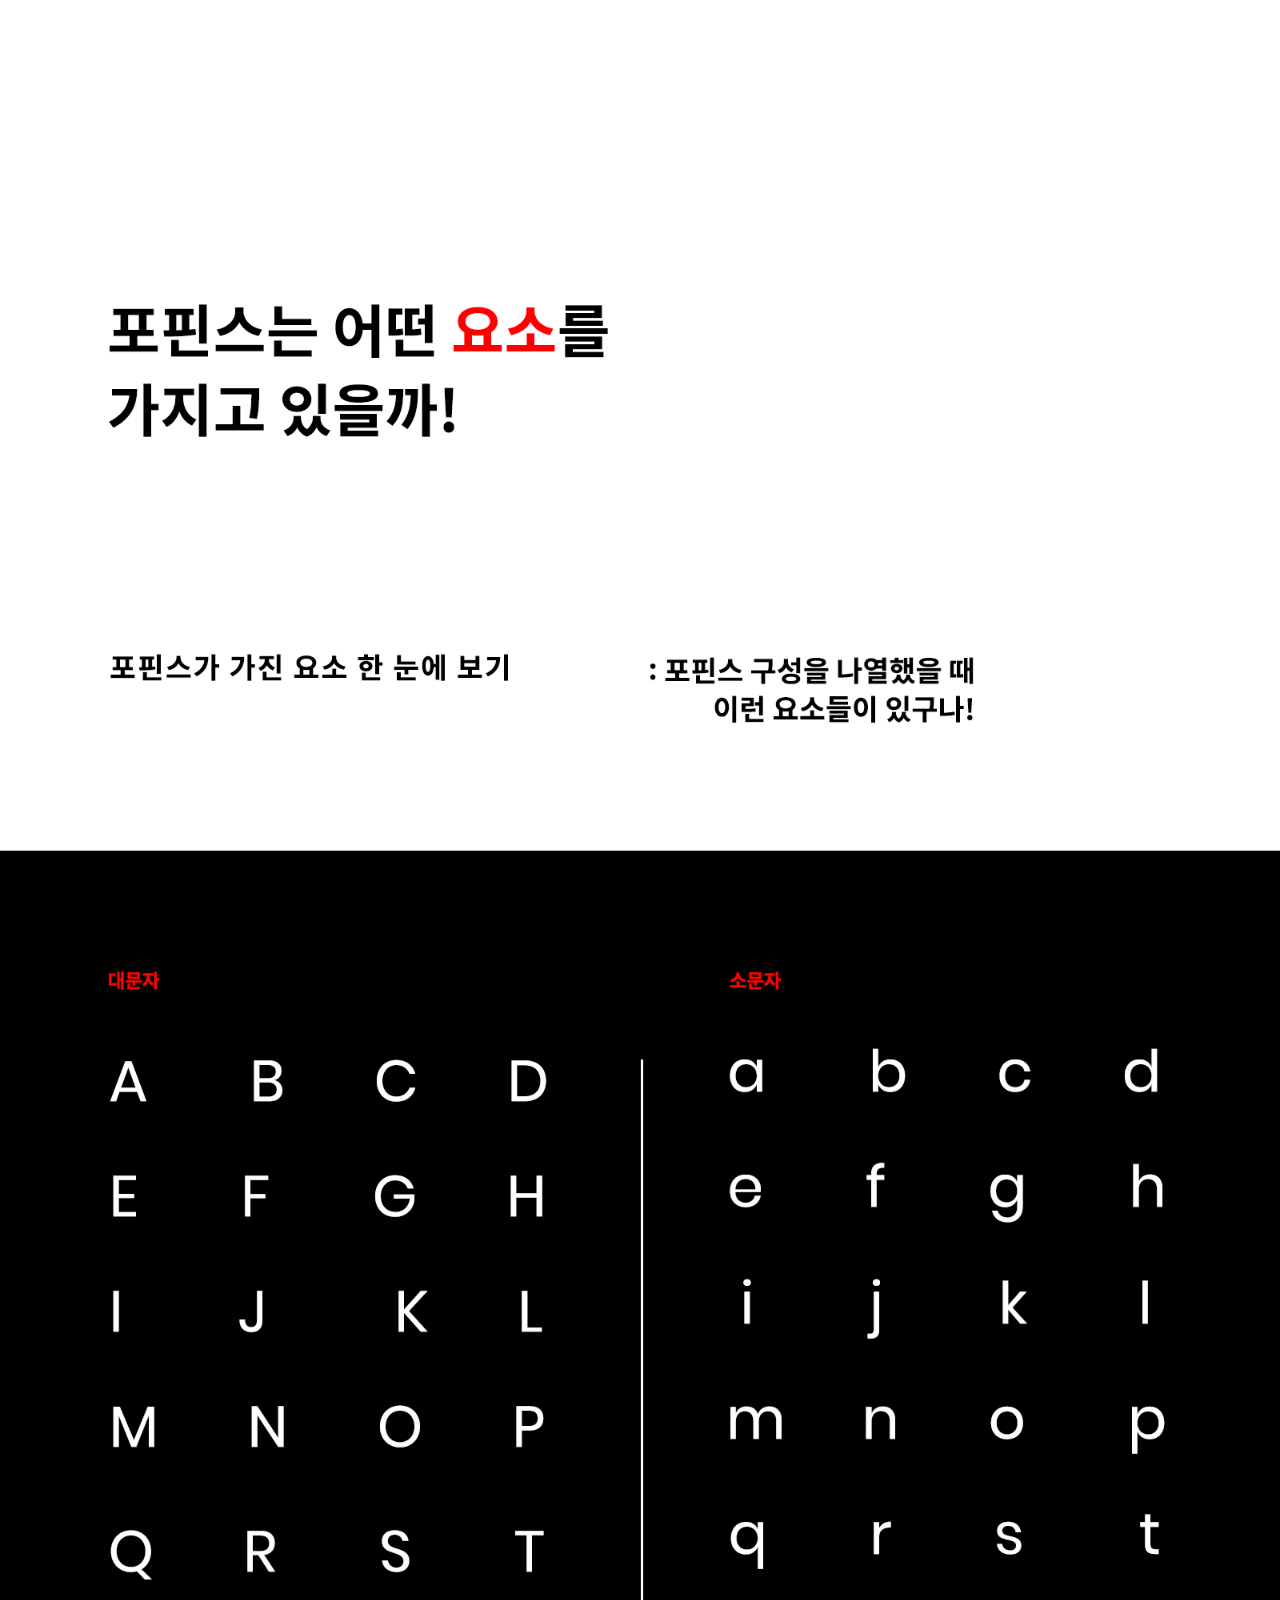
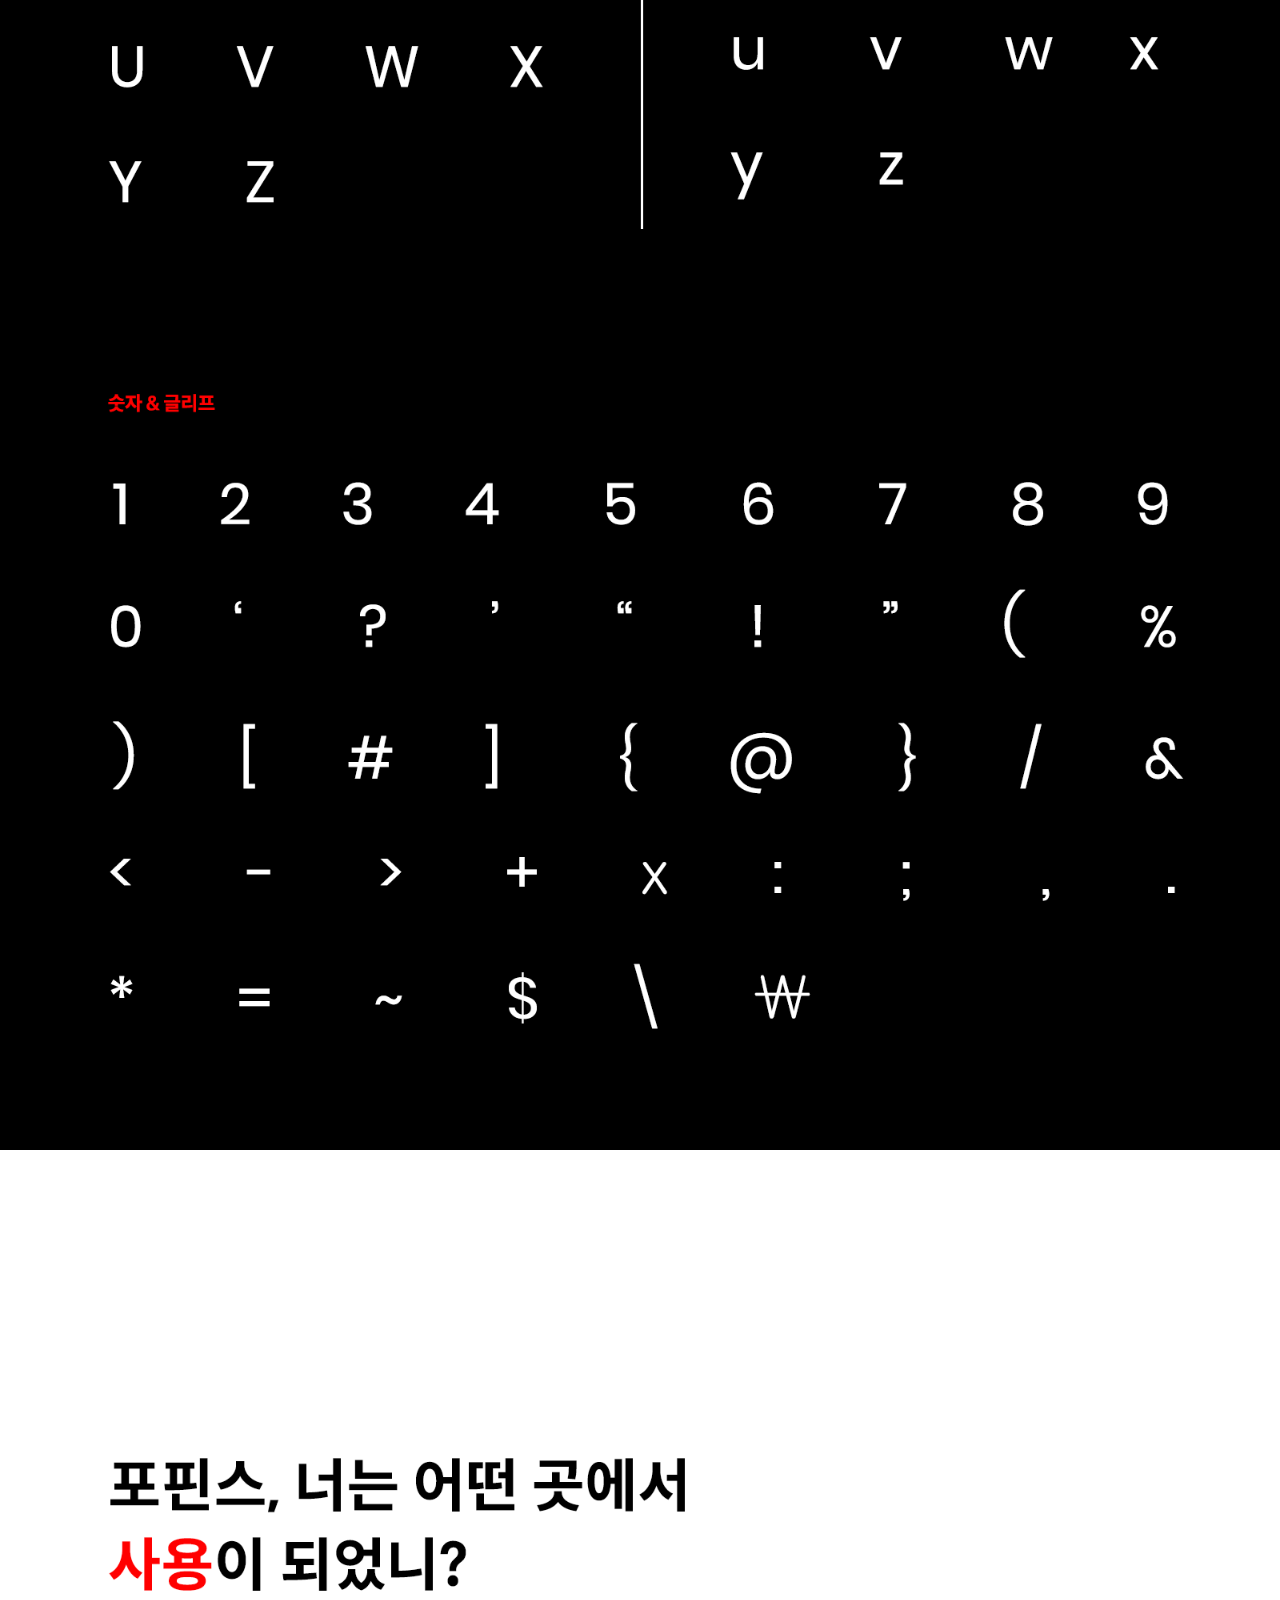
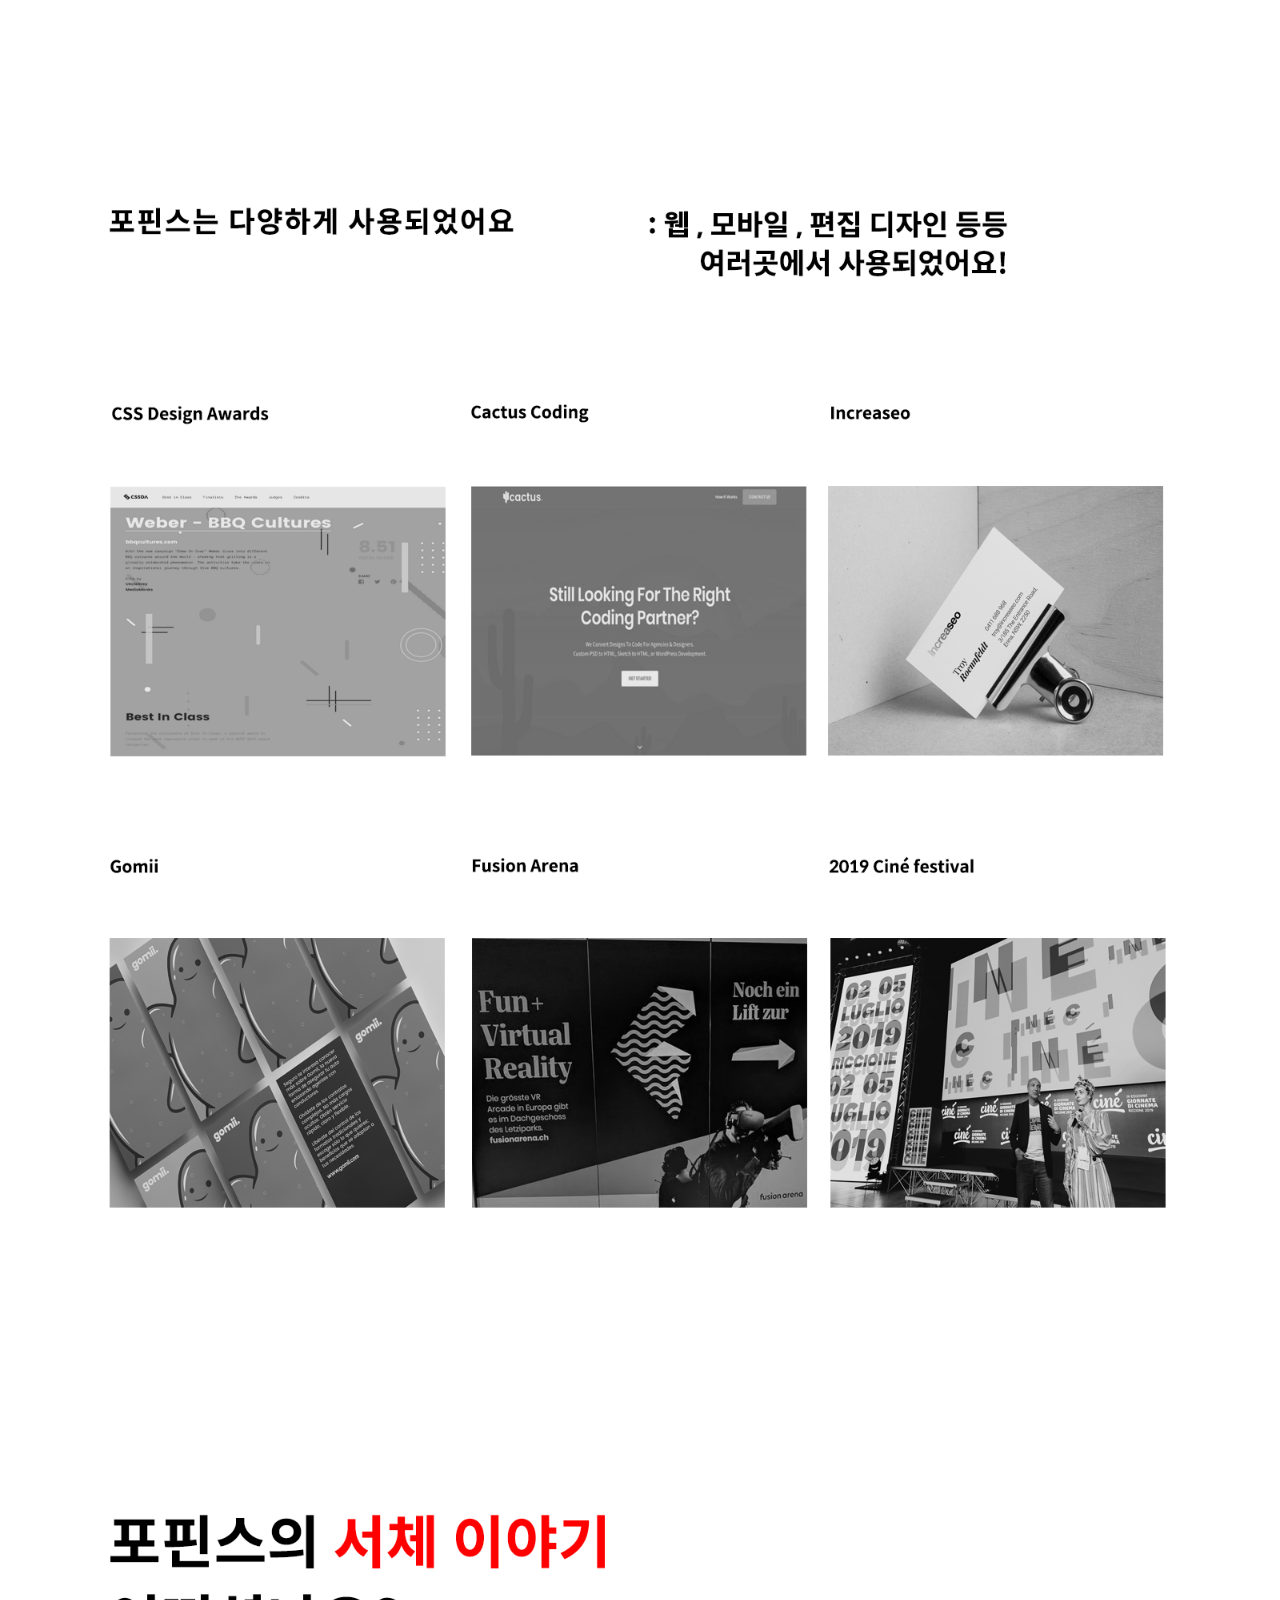
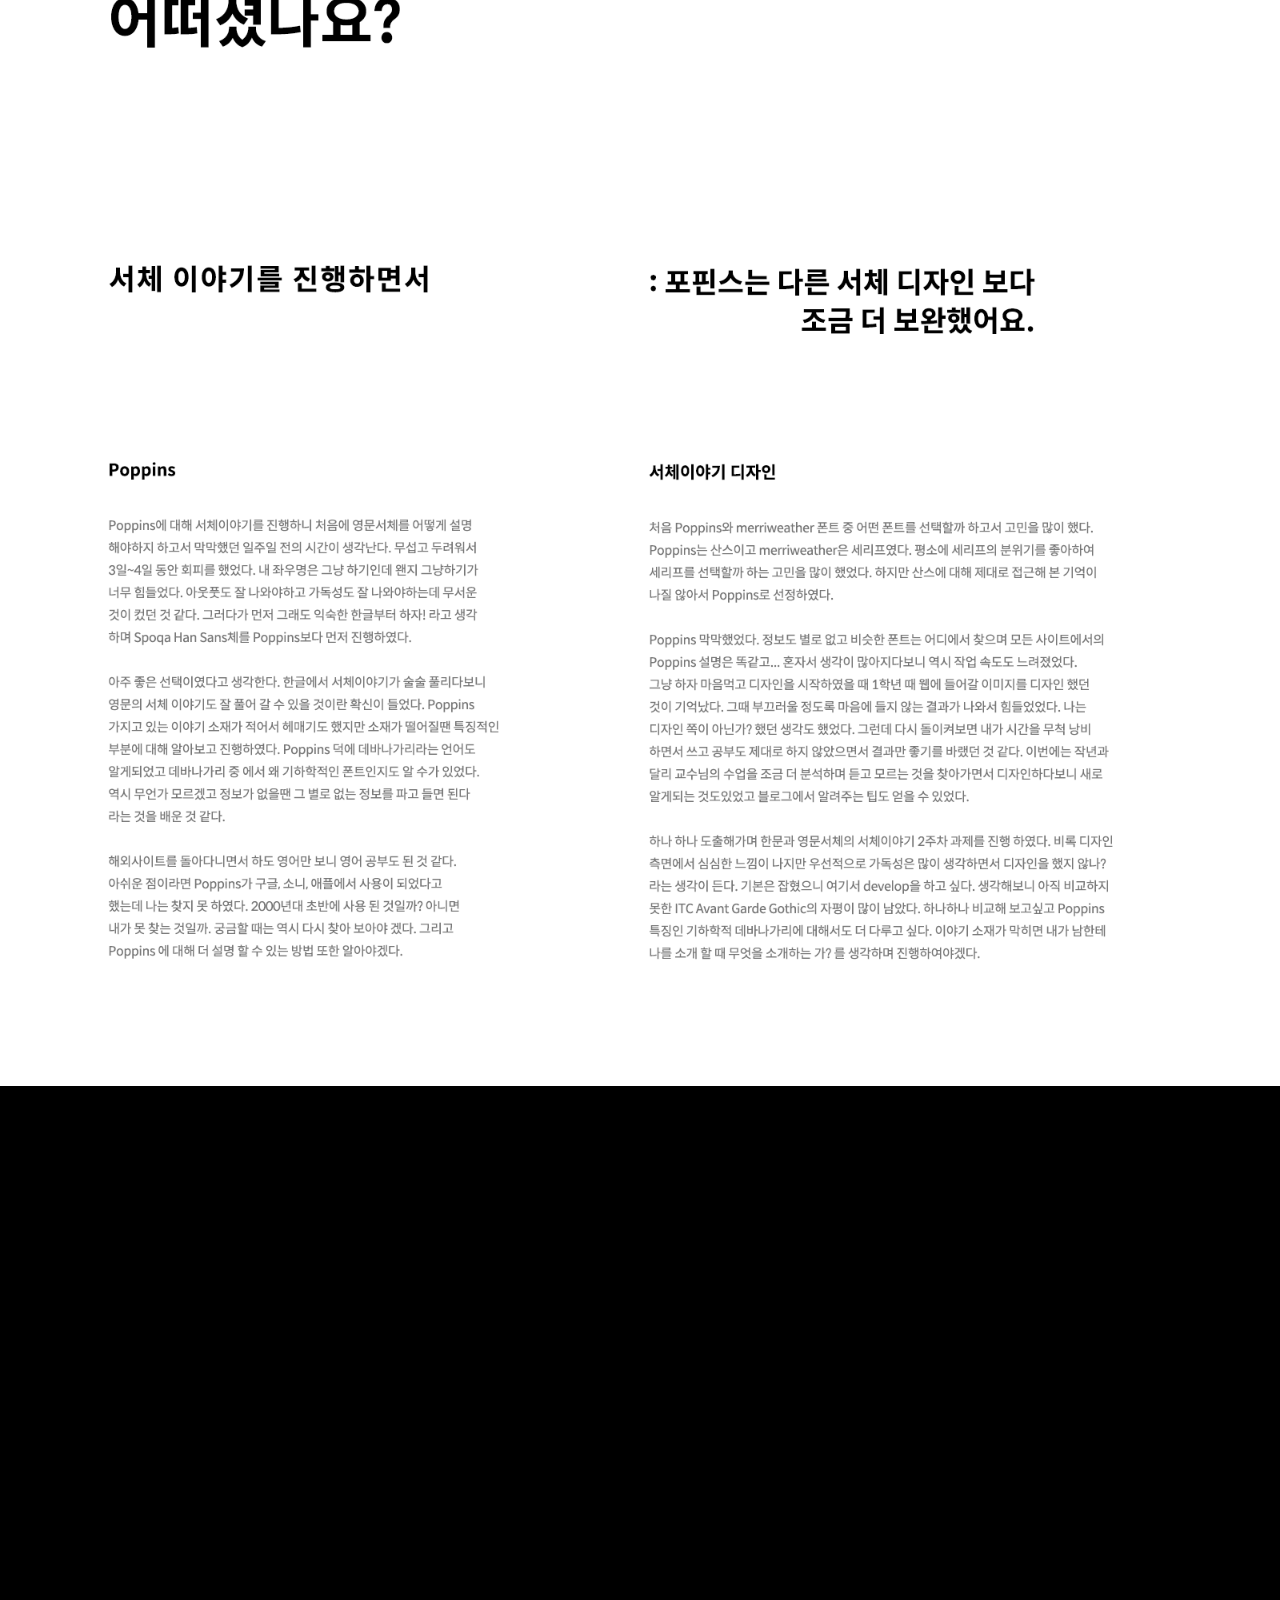
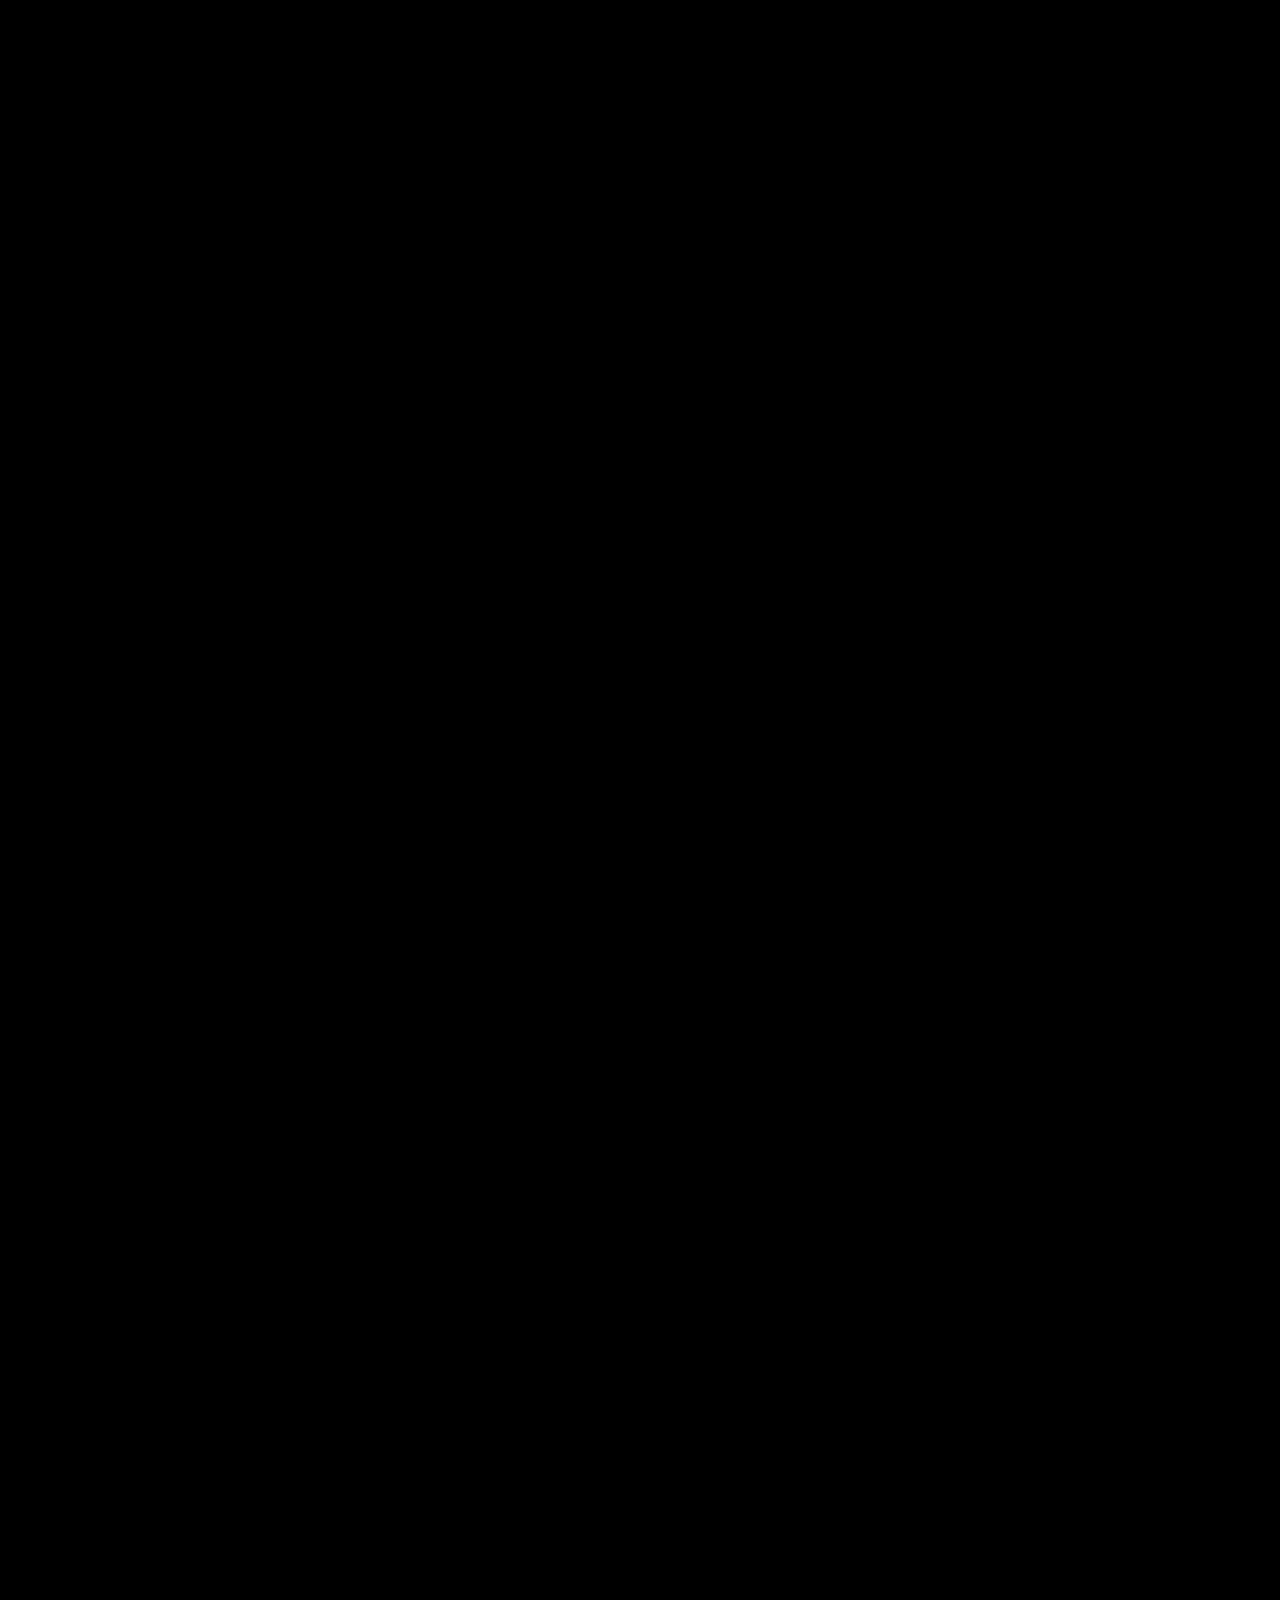
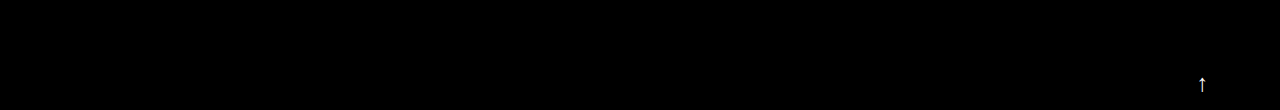
<file: poppins_font_story.html>
<!DOCTYPE html>
<html>
  <head>
    <meta charset="utf-8">
    <title> 타이포그래피</title>
    <link rel="stylesheet" href="style.css">
    <link rel="stylesheet" href="https://www.w3schools.com/w3css/4/w3.css">


  </head>
  <body class="P">
    <div id="nav">
    <ul >
        <li id="typo"> <a  href="index.html">TYPO</a> </li>
      <li><a href="poppins_font_weight.html" class="w3-bar-item w3-button w3-hover-none w3-border-white w3-bottombar w3-hover-border-black" style=" margin-right: 36px;"> P.무게와 크기의 힘</a></li>
      <li><a href="poppins_font_line.html"  class="w3-bar-item w3-button w3-hover-none w3-border-white w3-bottombar w3-hover-border-black"> P.자간,행간 사이사이 </a></li>
      <li style="padding-top:25px;"><a href="poppins_font_story.html" class="active">P.포핀스 이야기</a></li>
      <li><a href="spoqa_font_weight.html" class="w3-bar-item w3-button w3-hover-none w3-border-white w3-bottombar w3-hover-border-black">S.무게와 크기의 힘</a></li>
      <li><a href="spoqa_font_line.html" class="w3-bar-item w3-button w3-hover-none w3-border-white w3-bottombar w3-hover-border-black">S.자간,행간 사이사이</a></li>
      <li><a  href="spoqa_font_story.html" class="w3-bar-item w3-button w3-hover-none w3-border-white w3-bottombar w3-hover-border-black">S. 스포카 한 산스 이야기</a></li>

    </ul>
  </div>

  <div class="group_1">
    <button onclick="topFunction()" class="top_b1"> ↑ </button>
    <center>
    <img class="p_img" src="./img/P_font_story.png" >
    </center>
  </div>

    <script>
  var prevScrollpos = window.pageYOffset;
  window.onscroll = function() {
    var currentScrollPos = window.pageYOffset;
    if (prevScrollpos > currentScrollPos) {
      document.getElementById("nav").style.top = "0";
    } else {
  document.getElementById("nav").style.top = "-100px";
  }
  prevScrollpos = currentScrollPos;
  }
  var mybutton = document.getElementById("top_b1");
  function topFunction() {
  document.body.scrollTop = 0;
  document.documentElement.scrollTop = 0;
  }

  </script>
  </body>
</html>
</file>
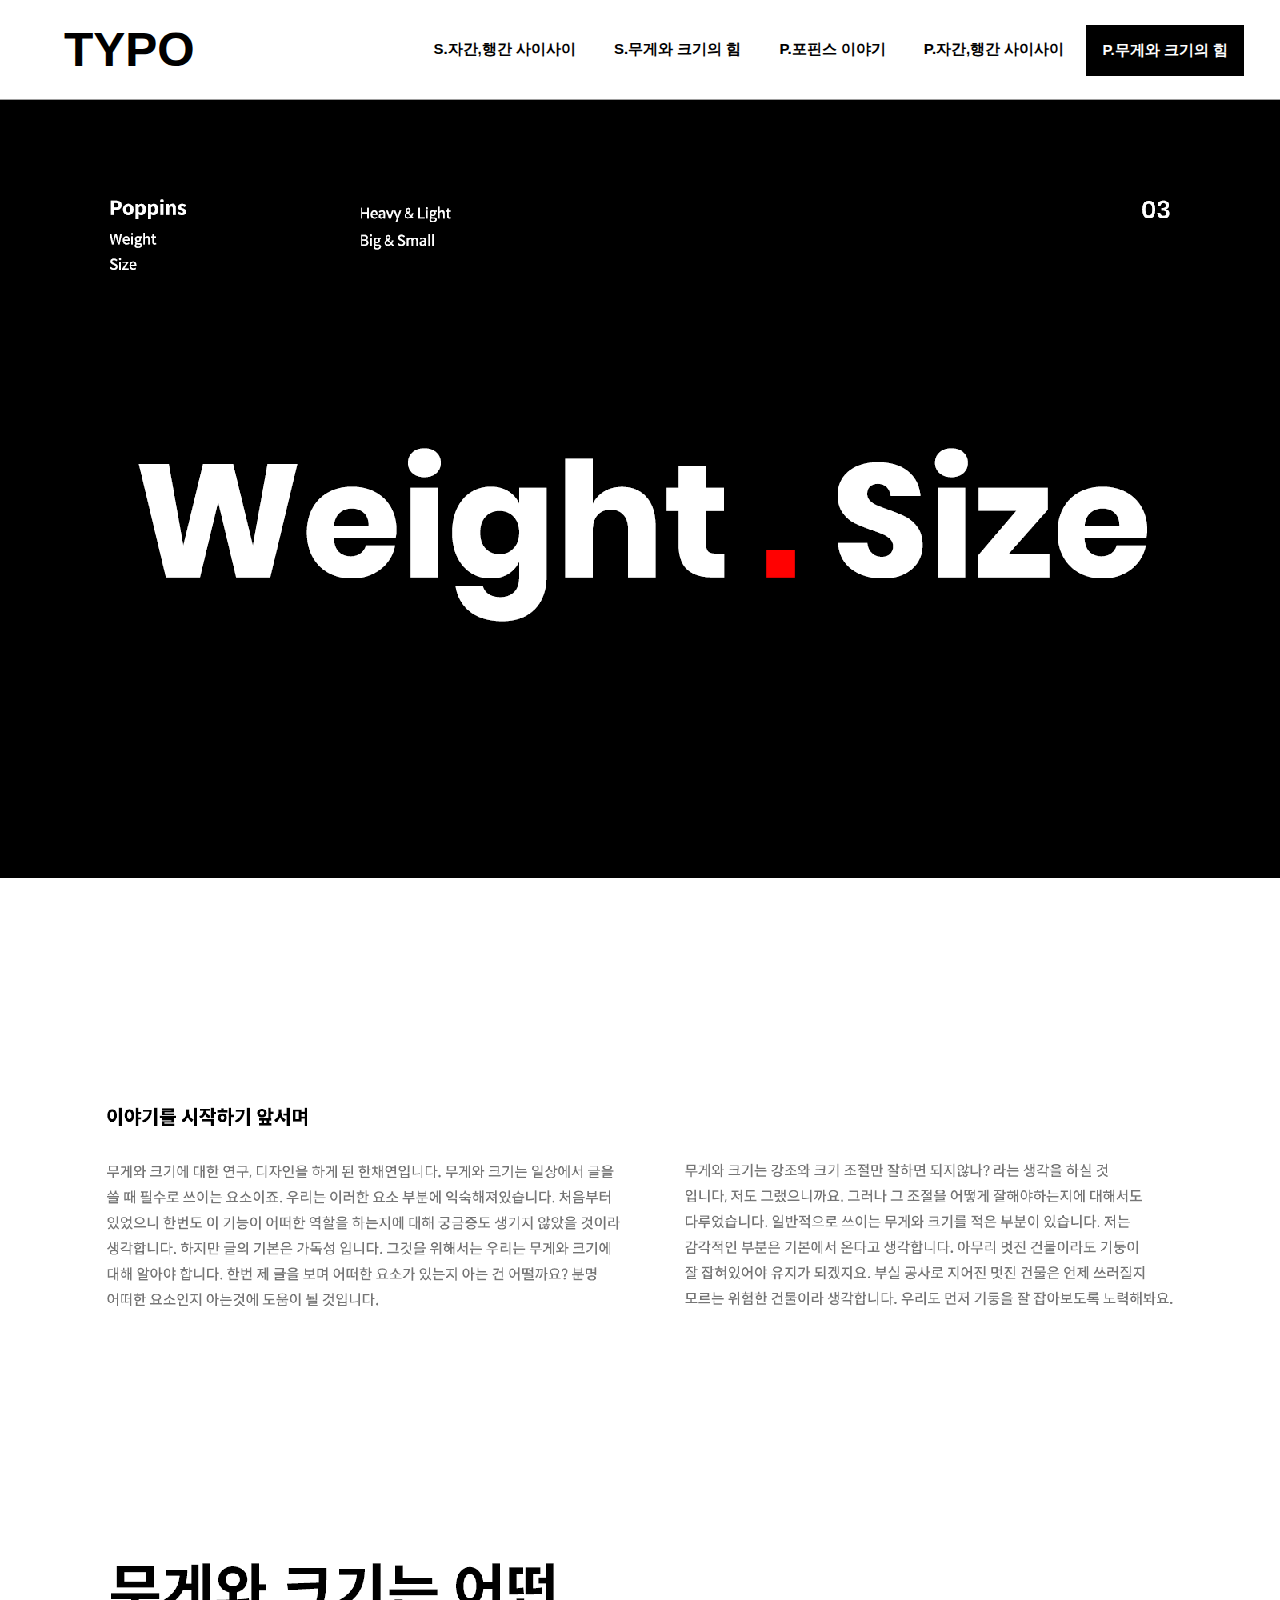
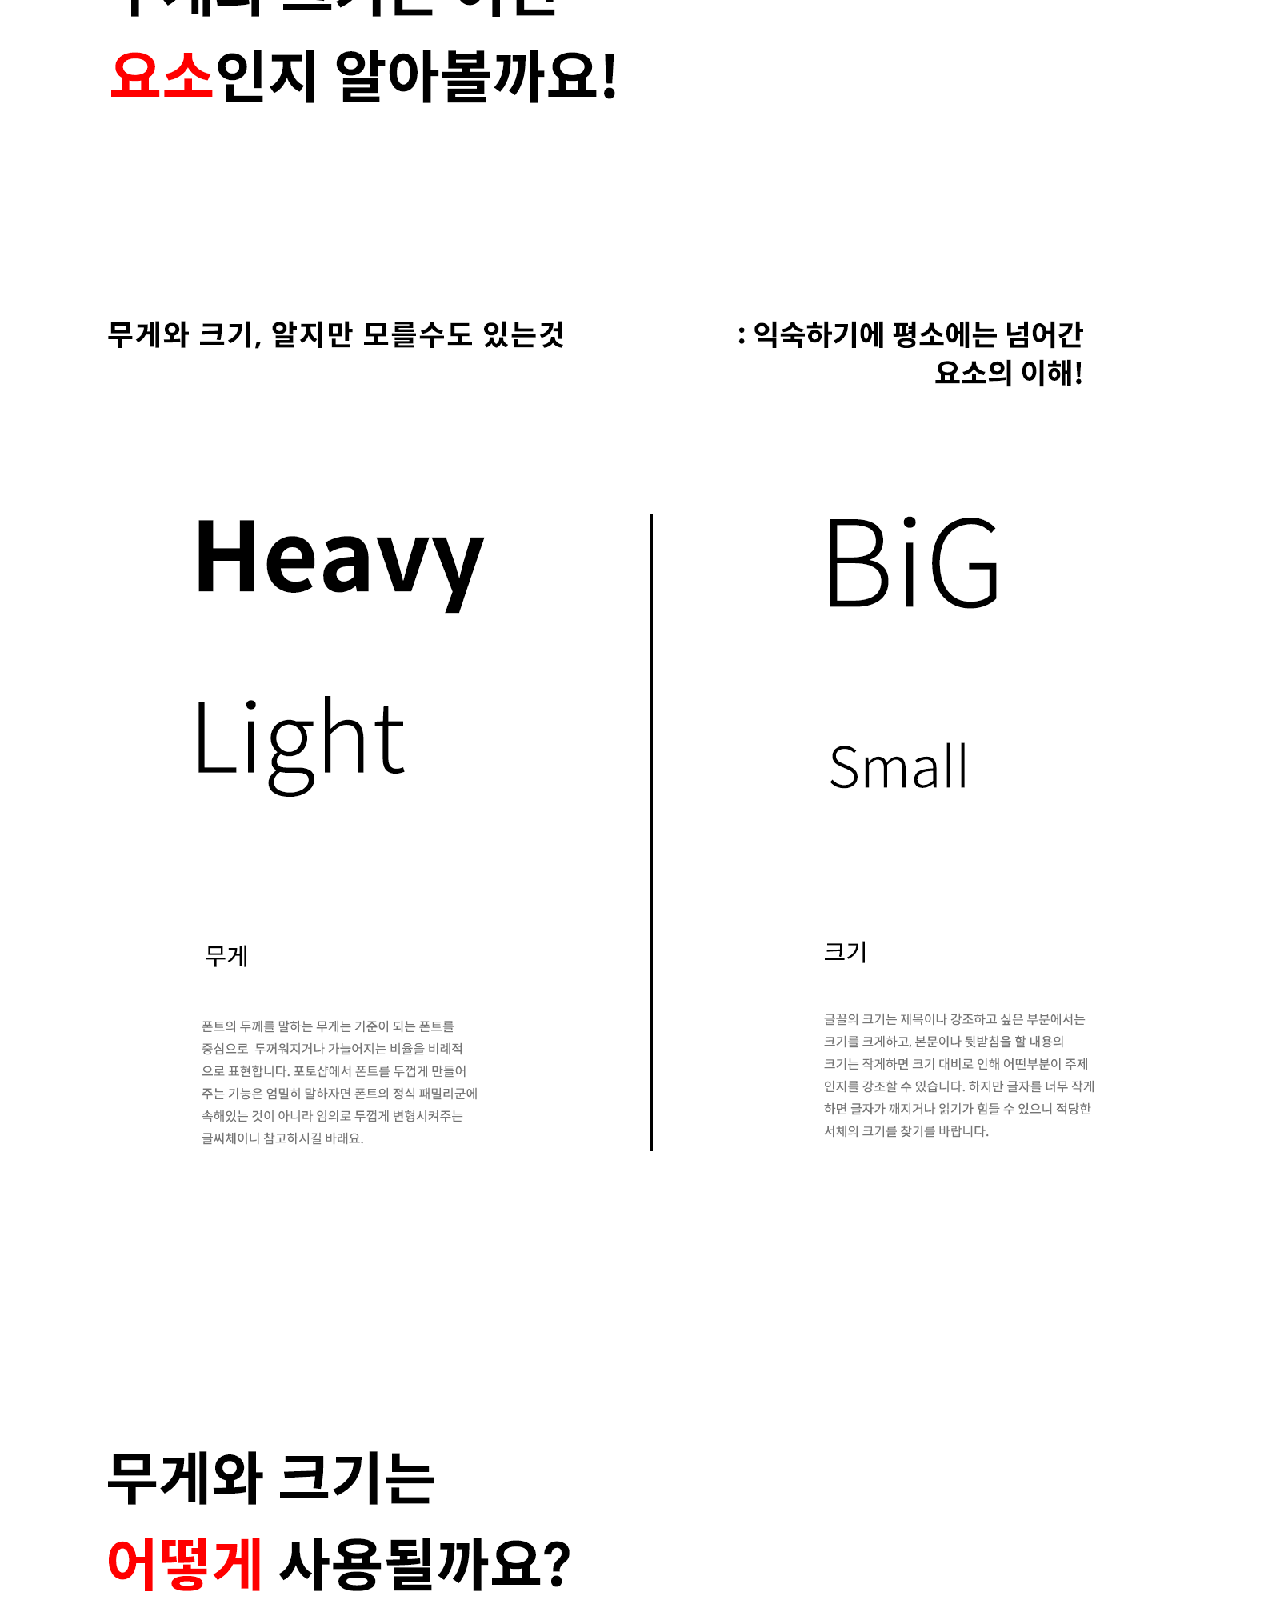
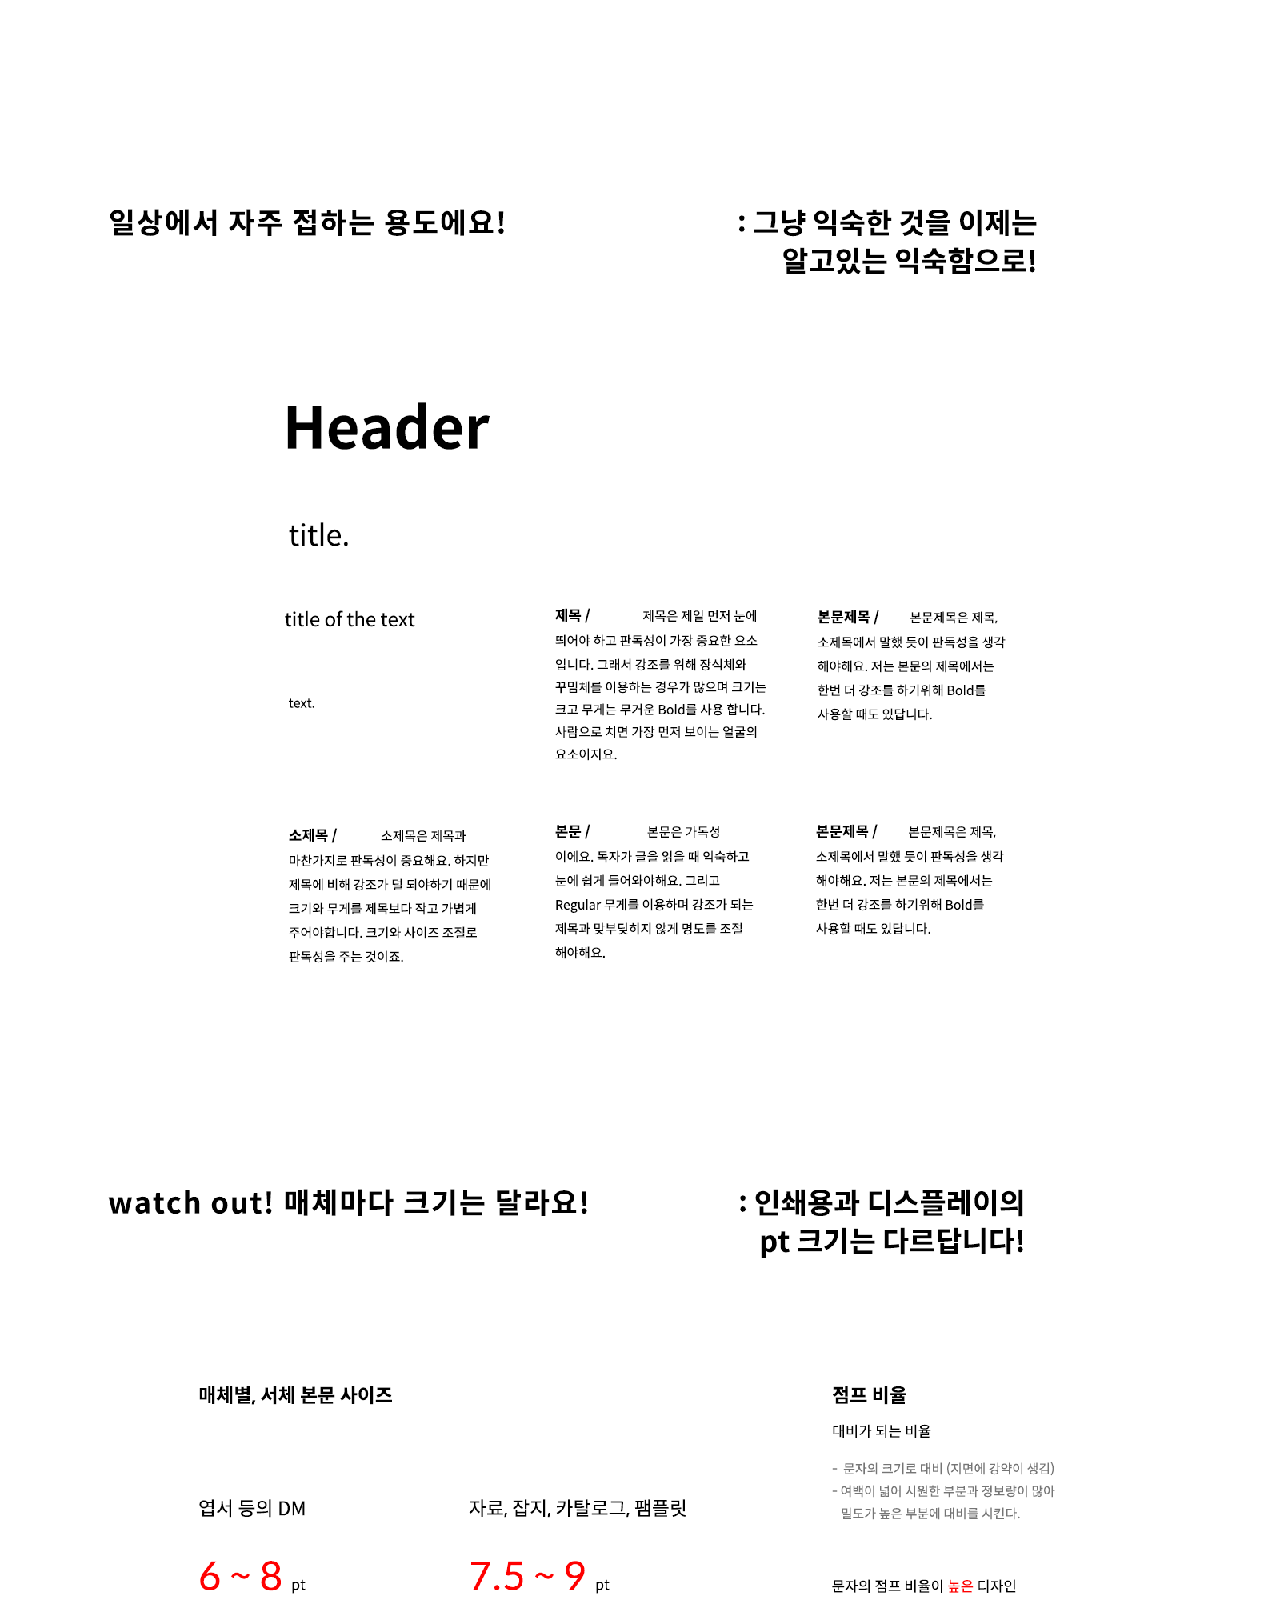
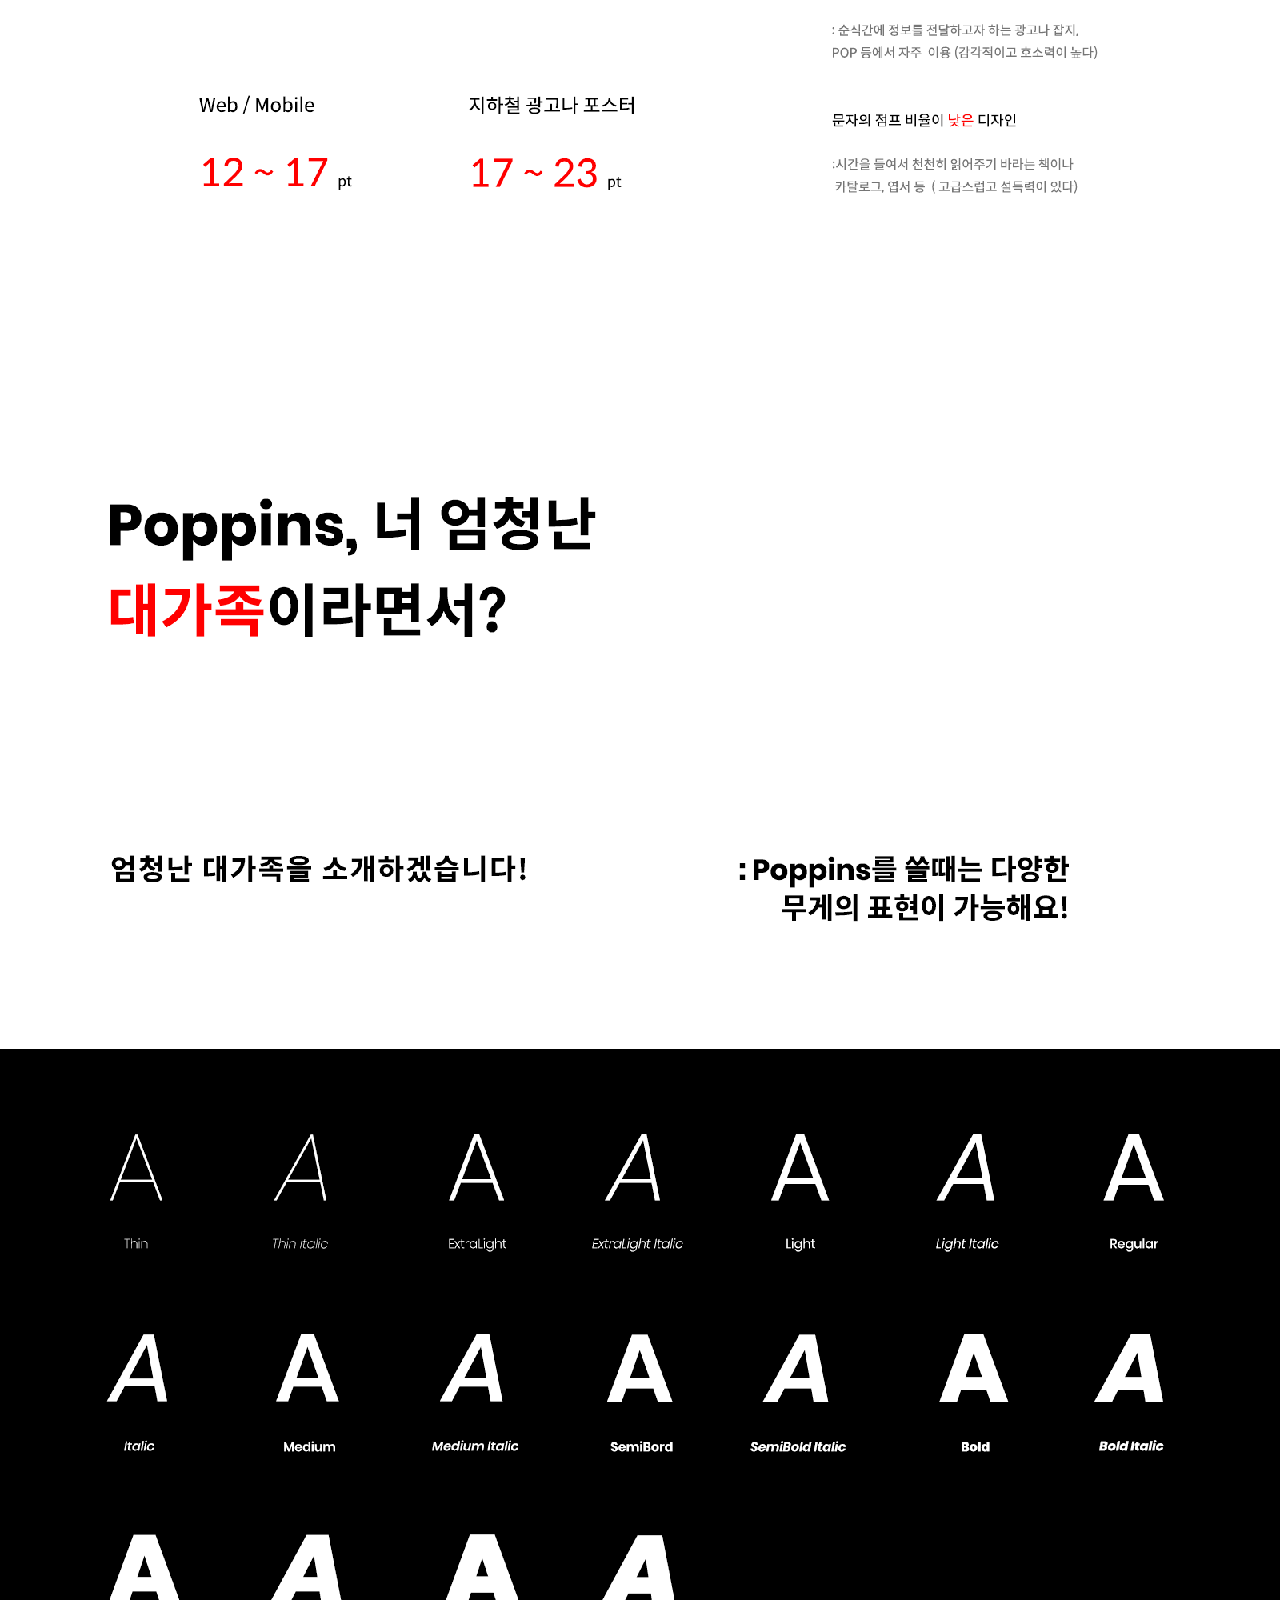
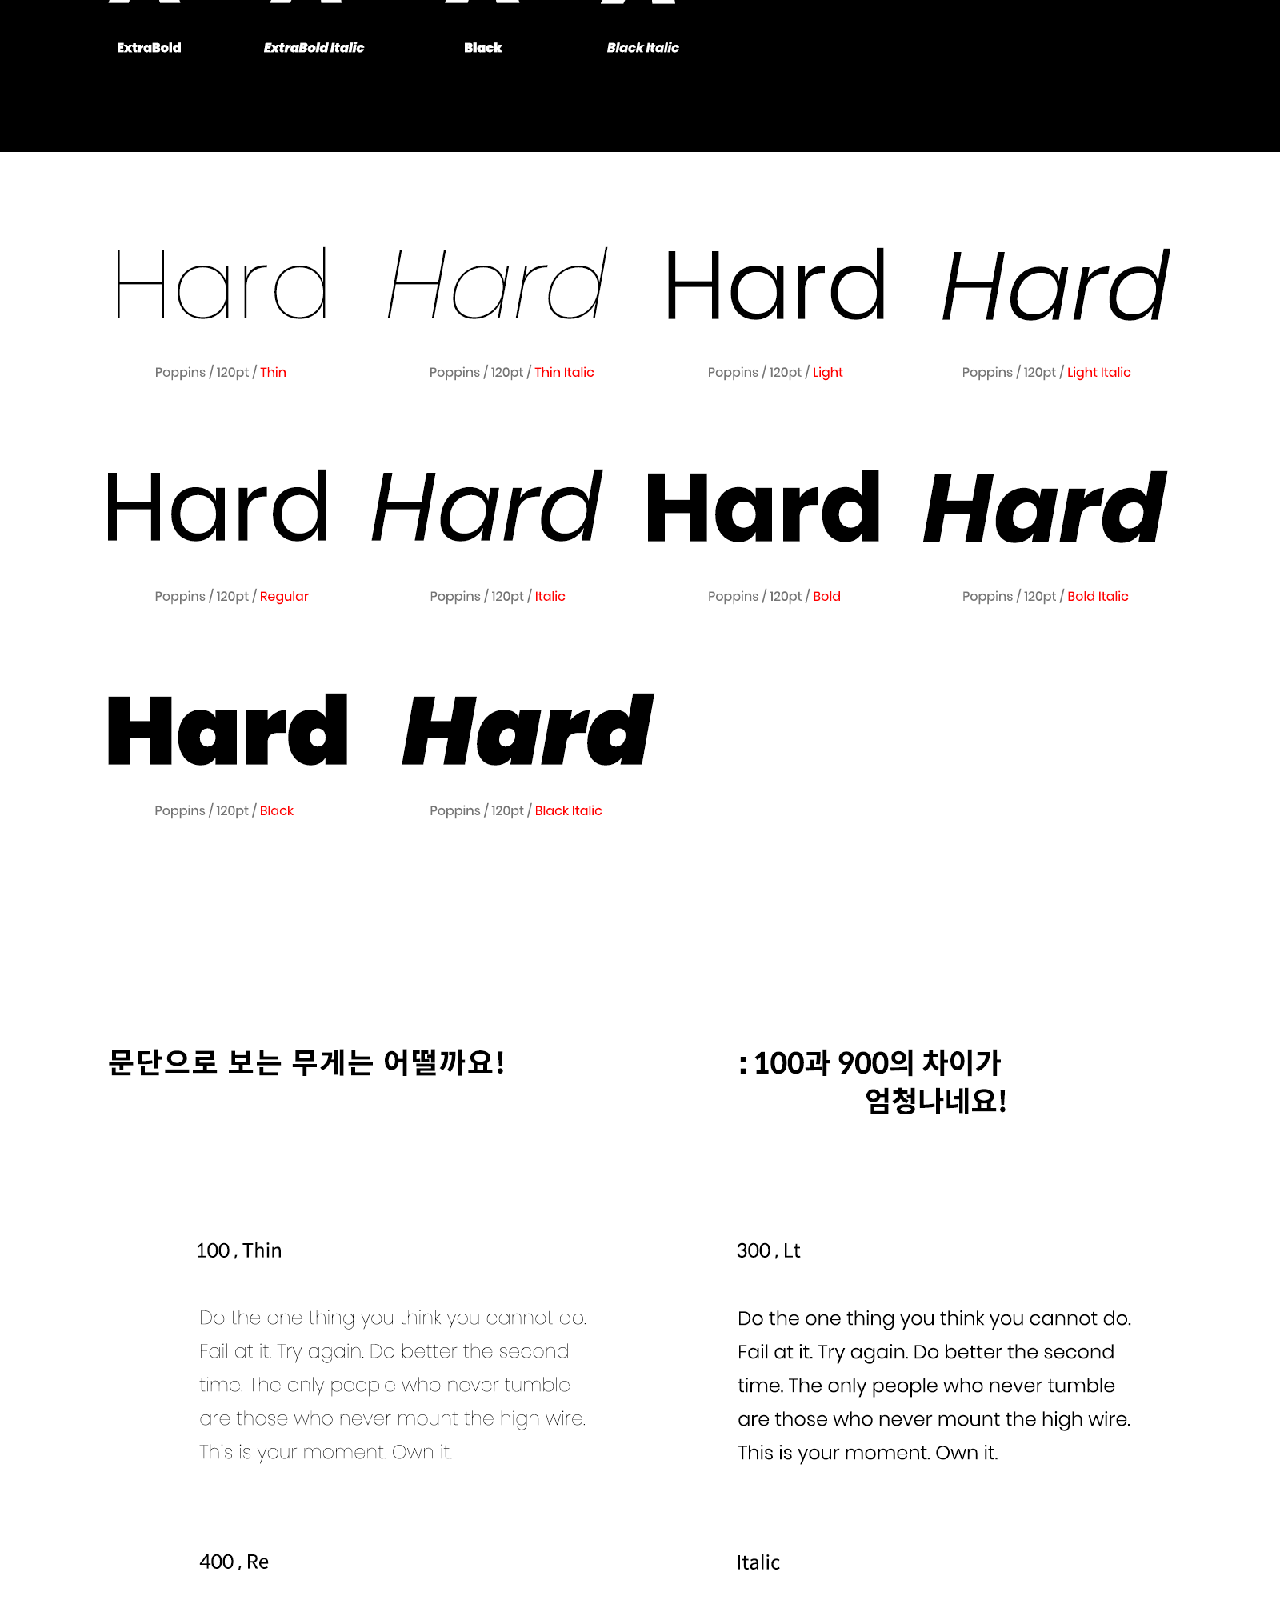
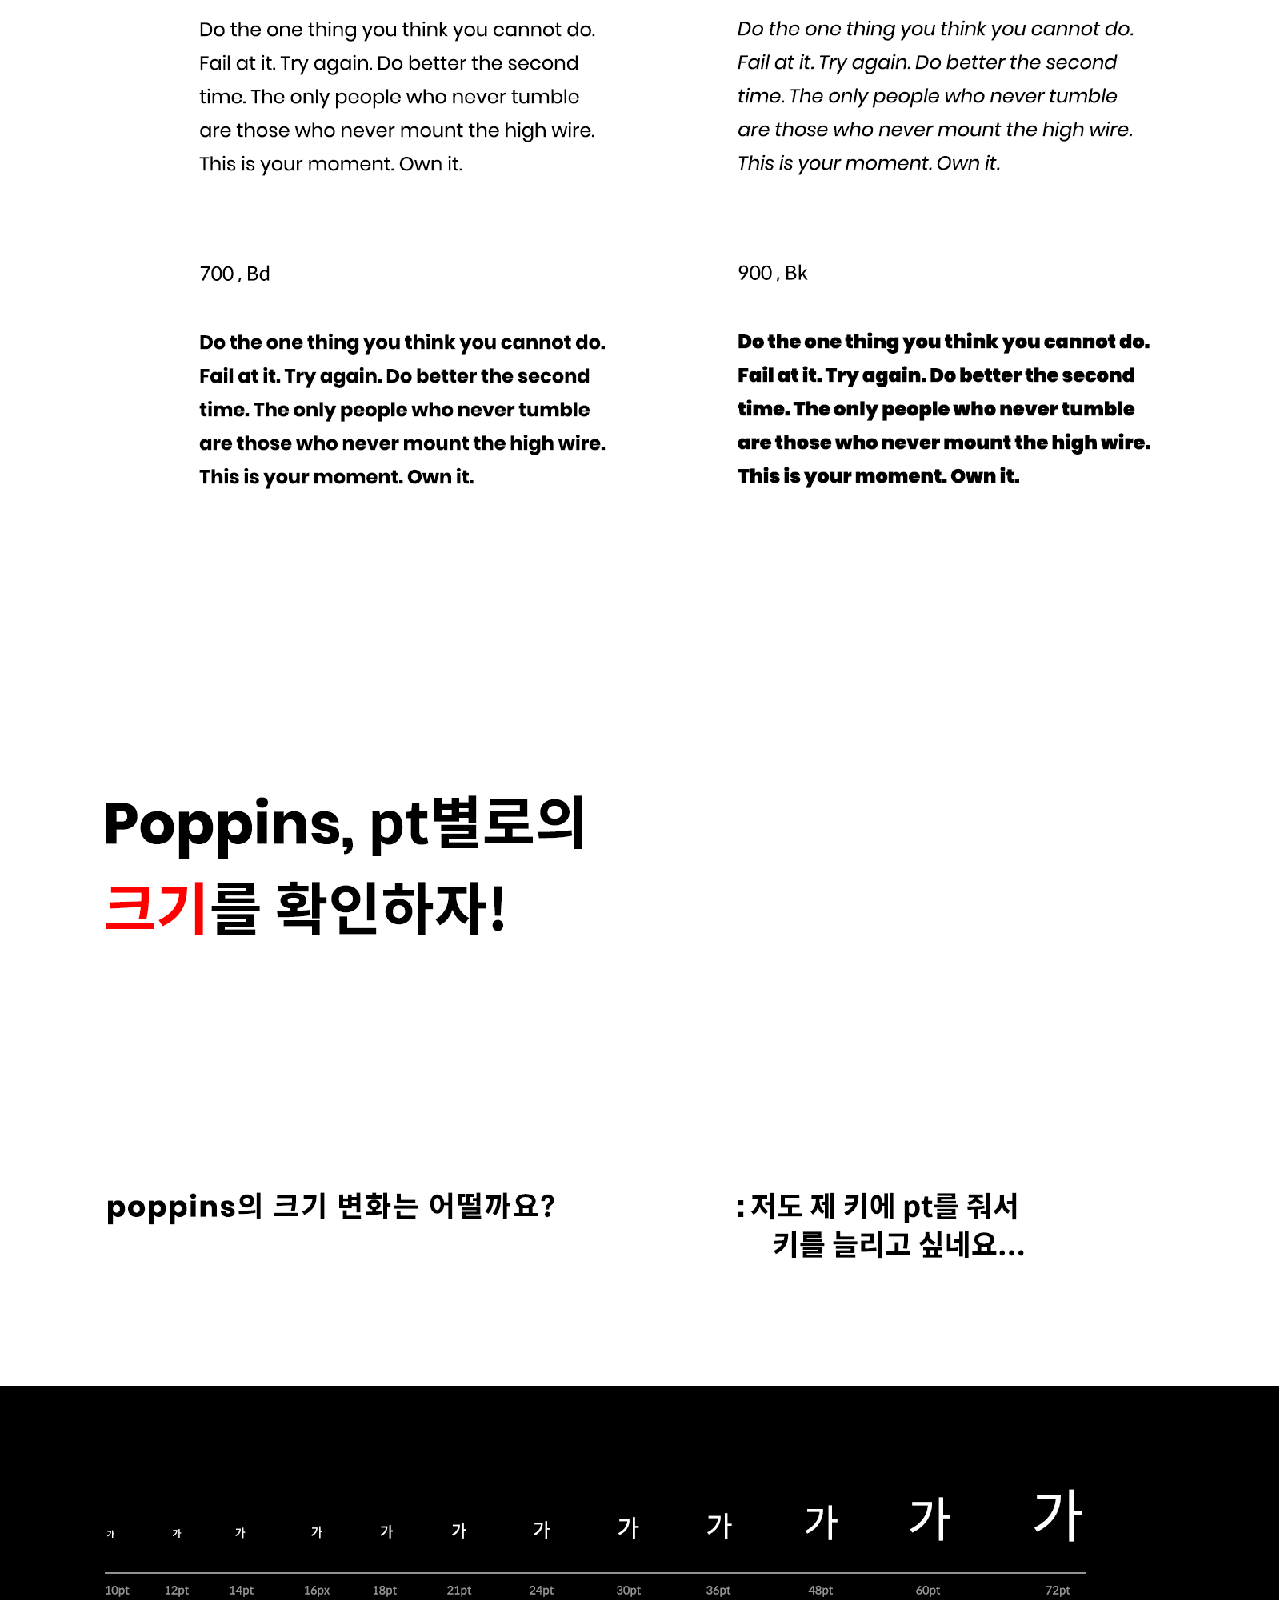
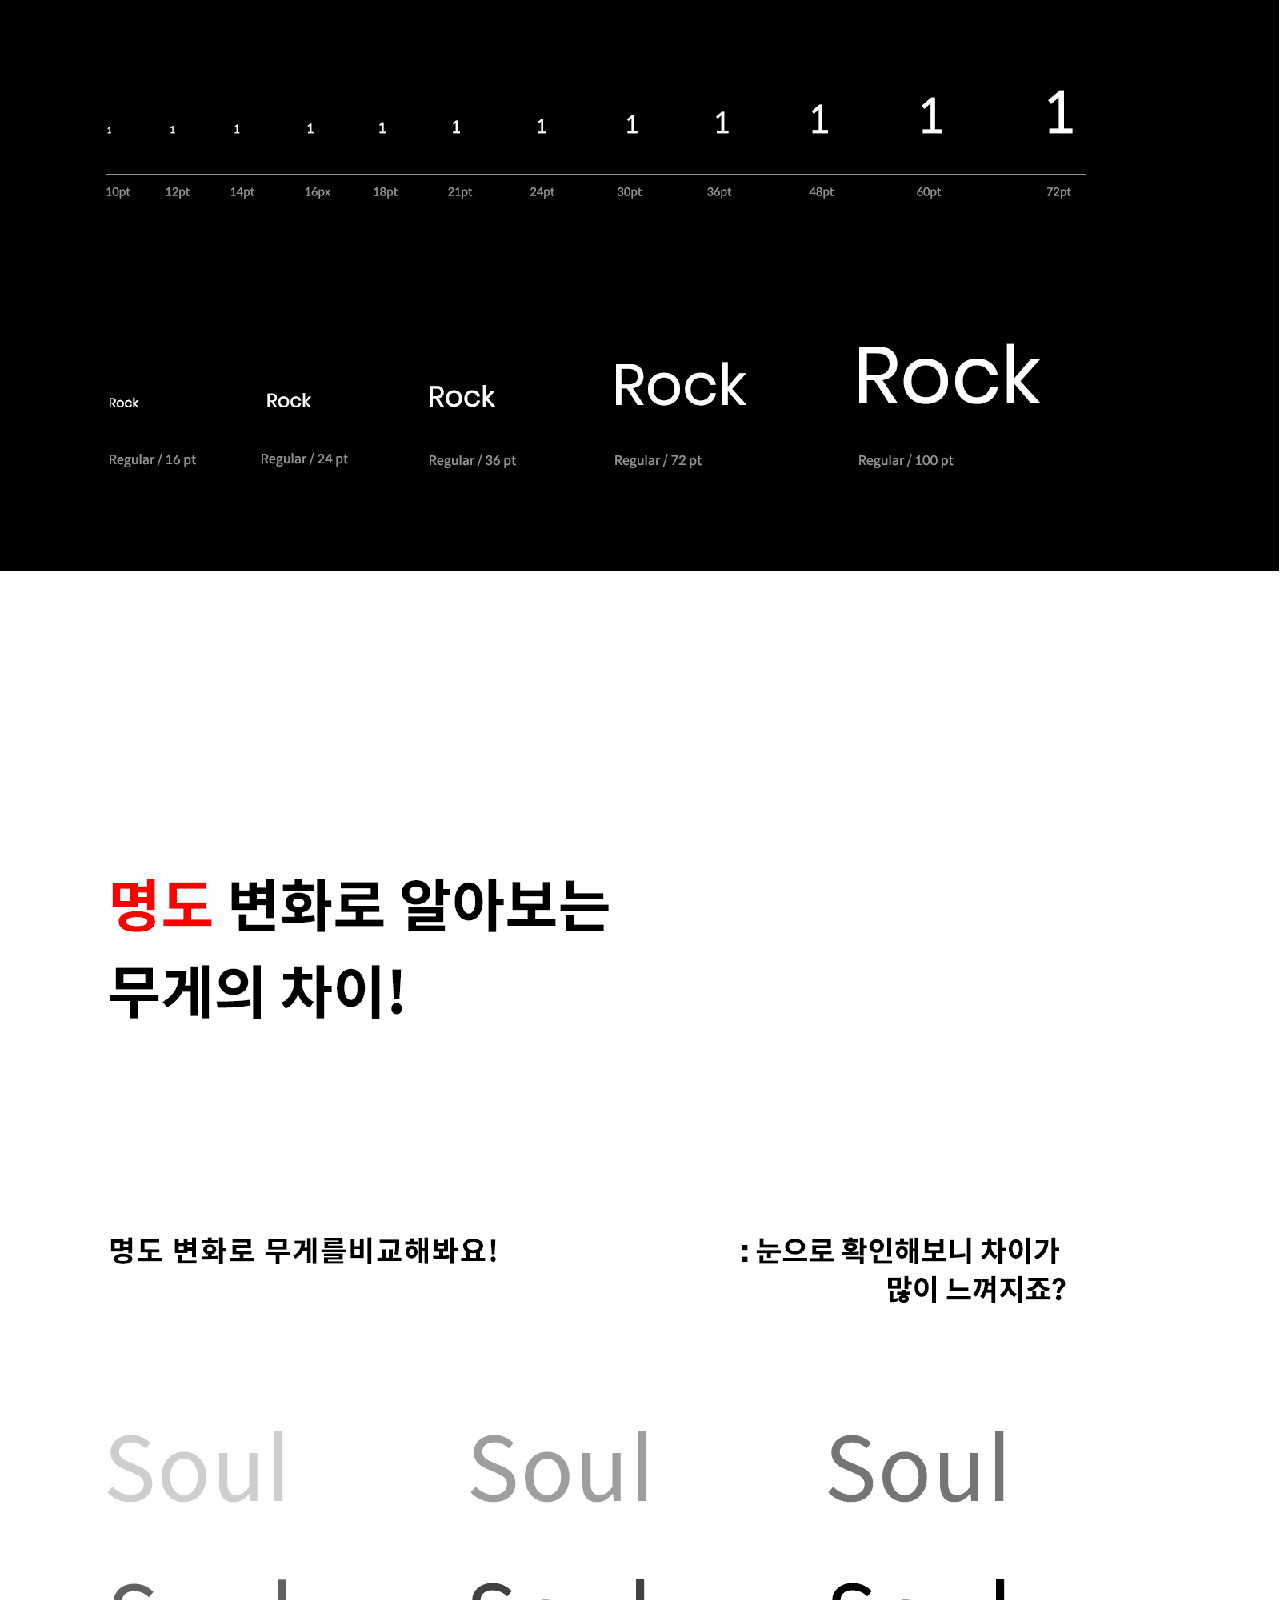
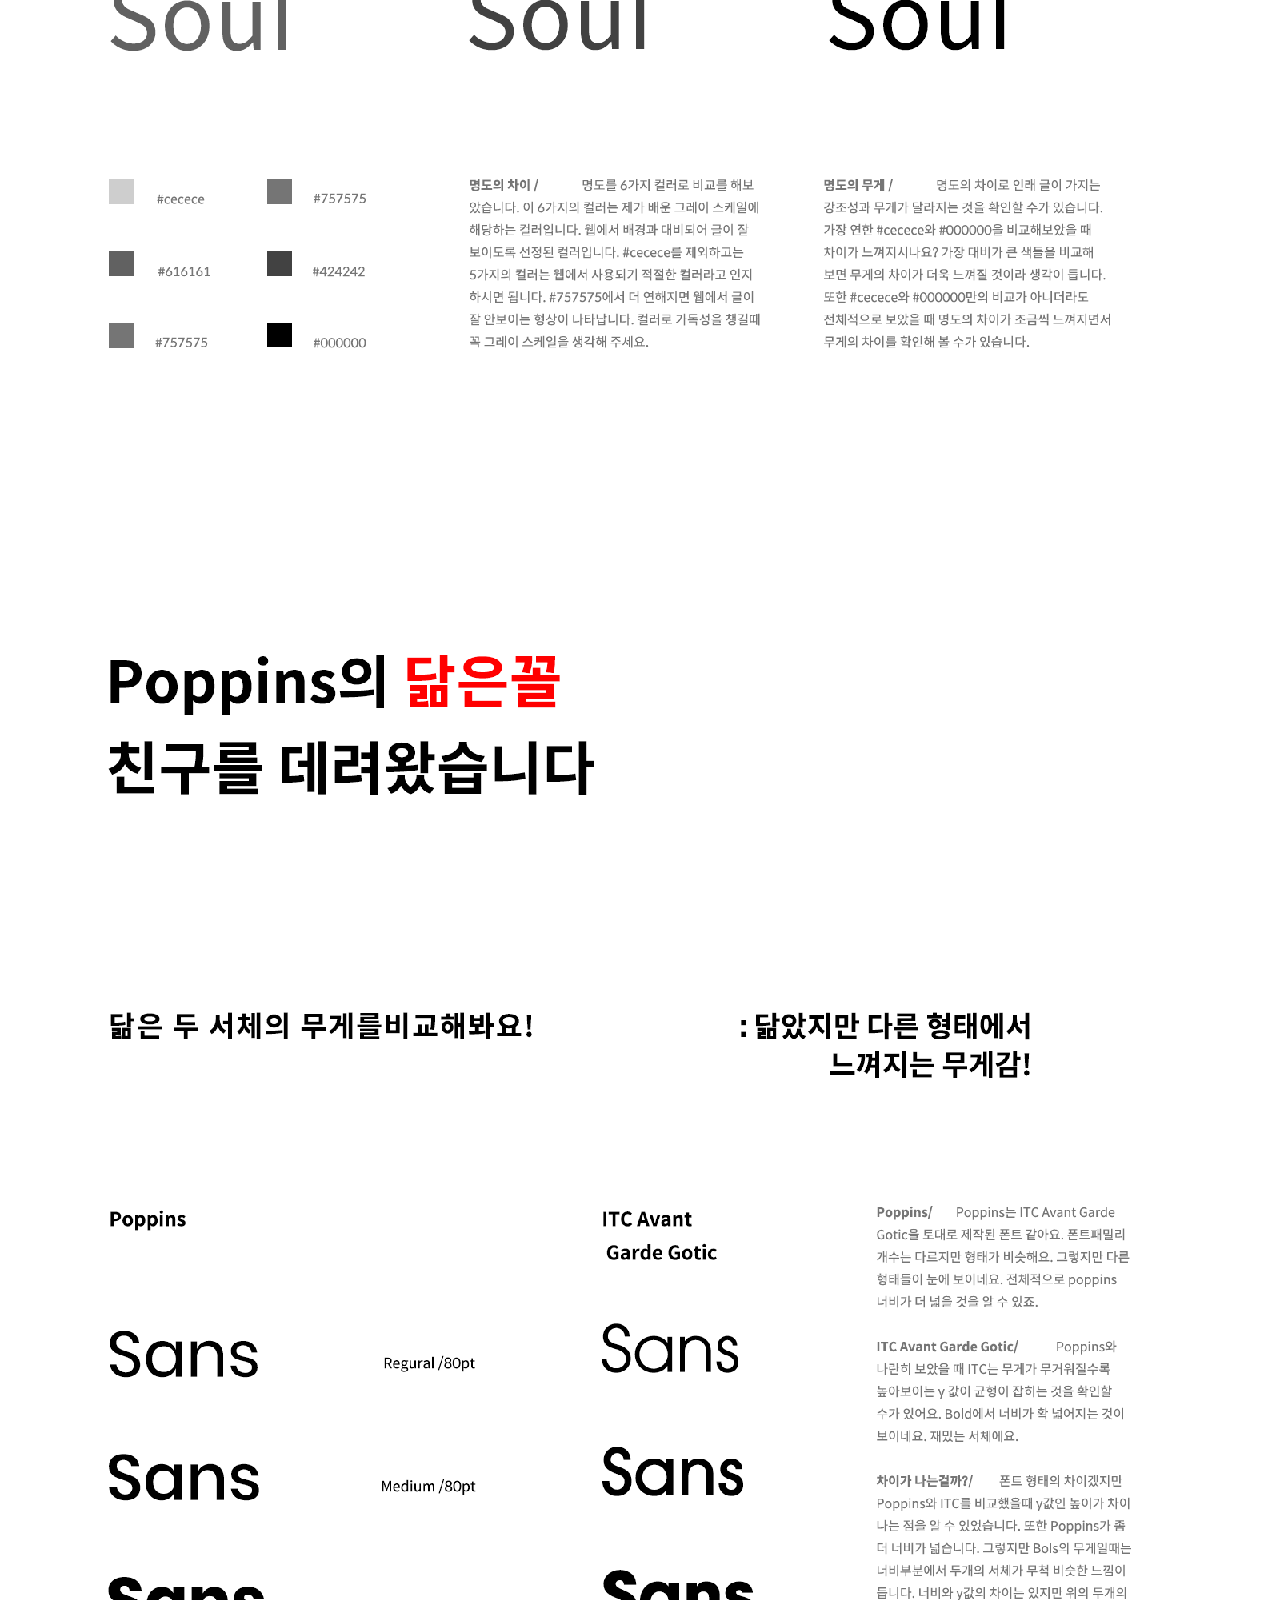
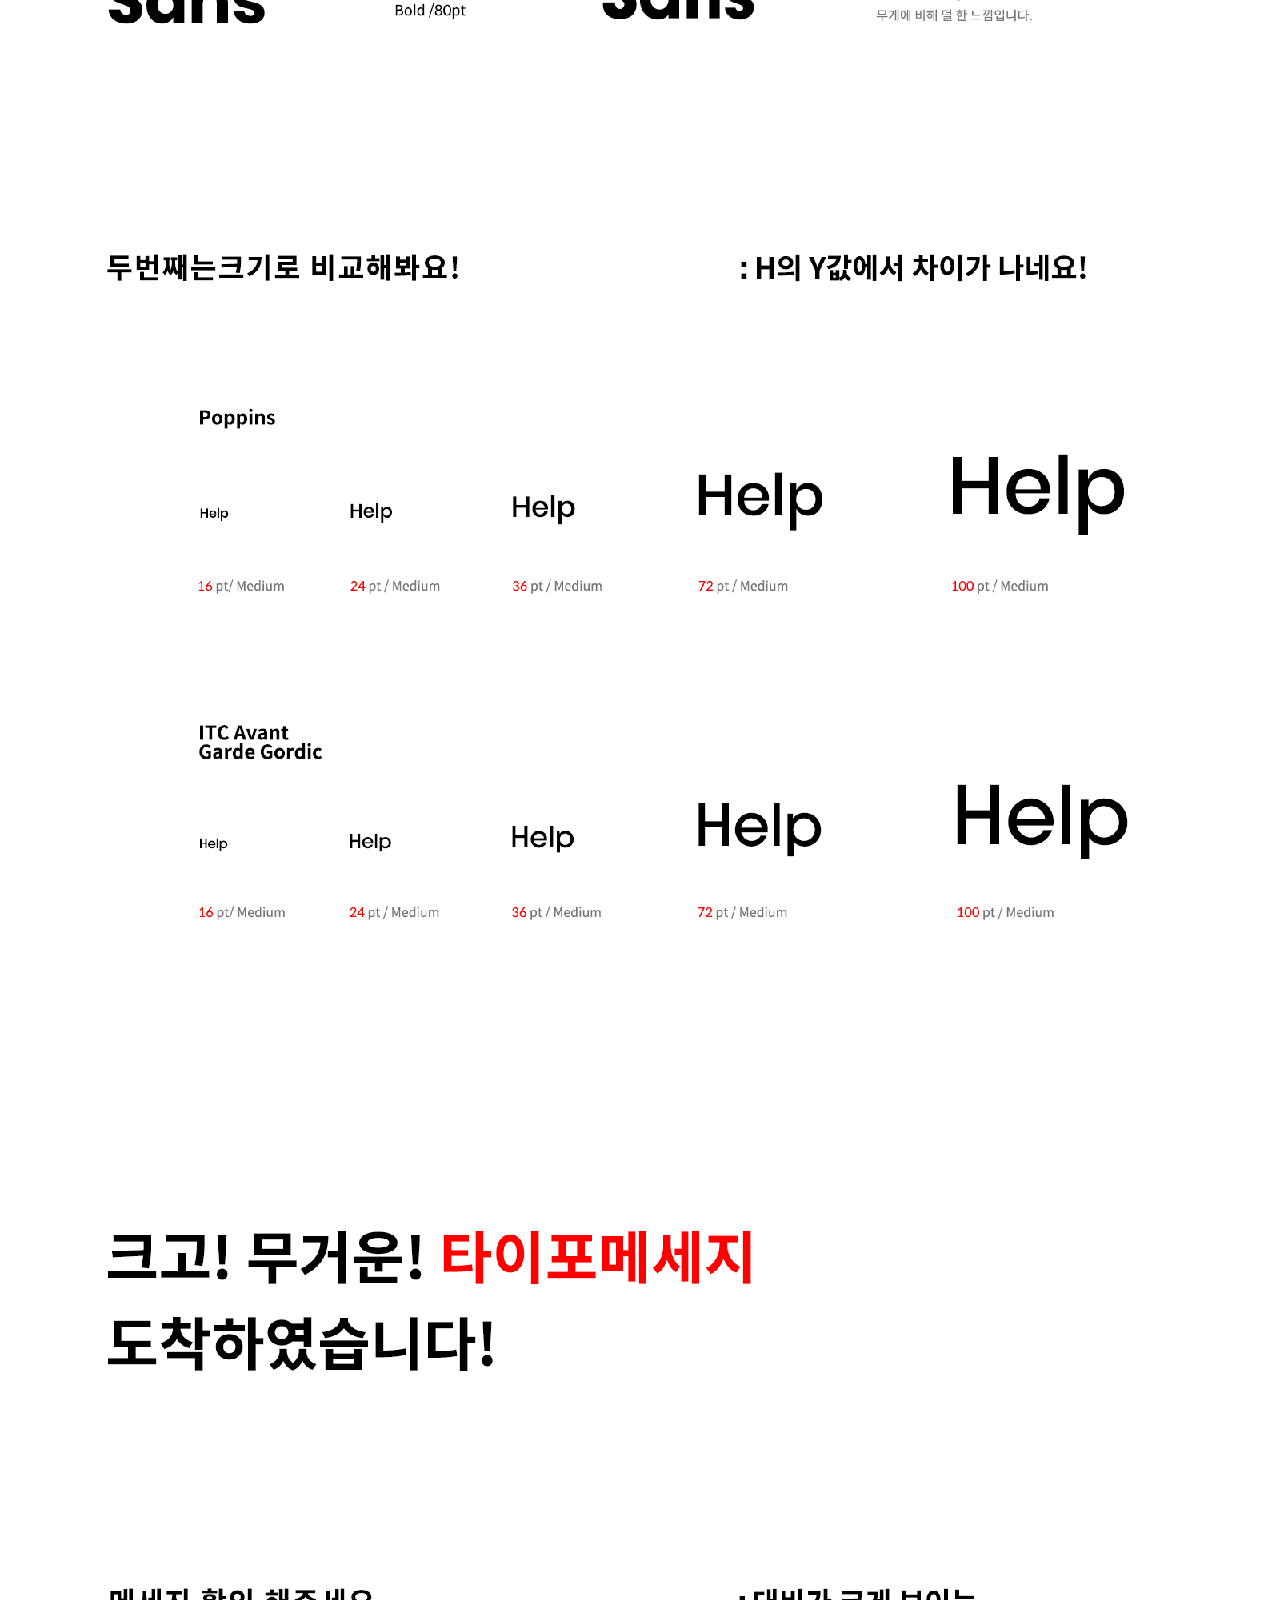
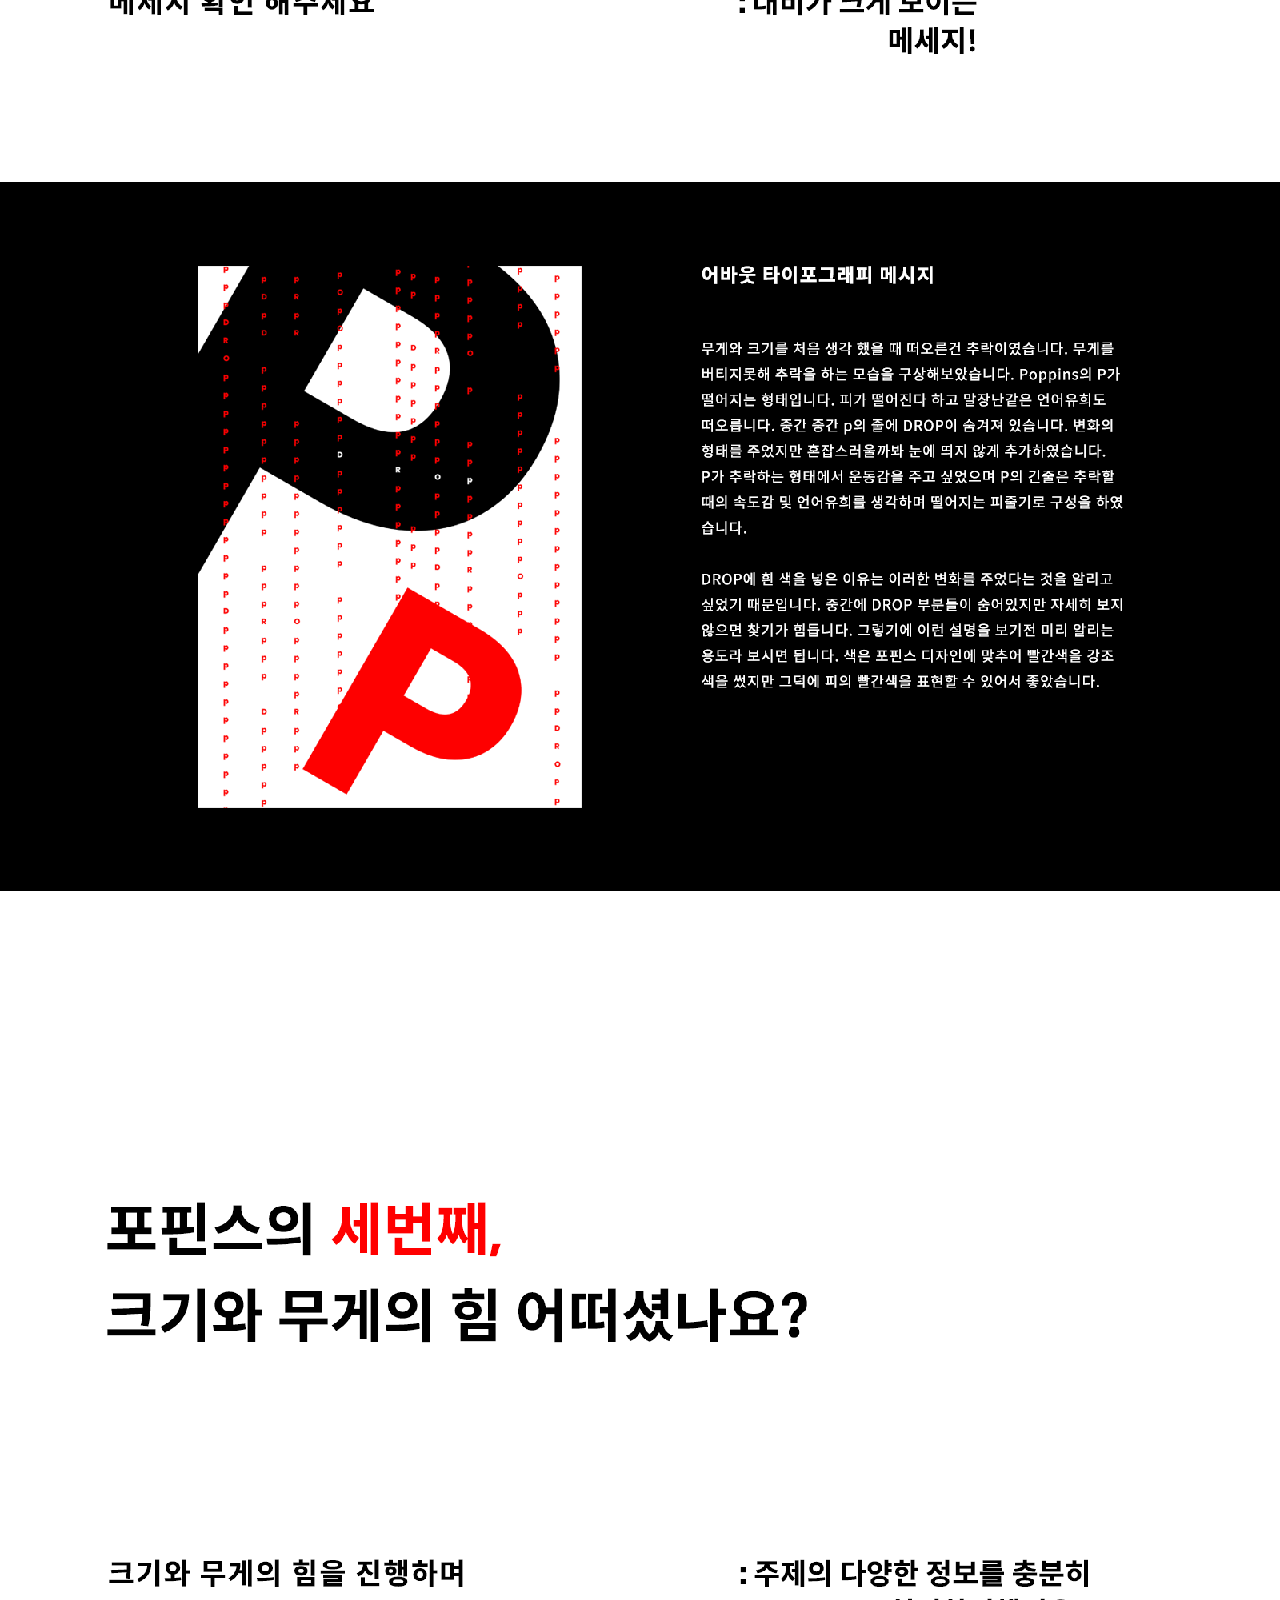
<file: poppins_font_weight.html>
<!DOCTYPE html>
<html>
  <head>
    <meta charset="utf-8">
    <title> 타이포그래피</title>
    <link rel="stylesheet" href="style.css">
    <link rel="stylesheet" href="https://www.w3schools.com/w3css/4/w3.css">


  </head>
  <body class="P">
    <div id="nav">
    <ul >
          <li id="typo"> <a  href="index.html">TYPO</a> </li>
      <li style="padding-top:25px;"><a href="poppins_font_weight.html"  class="active" style=" margin-right: 36px;"> P.무게와 크기의 힘</a></li>
      <li><a href="poppins_font_line.html"  class="w3-bar-item w3-button w3-hover-none w3-border-white w3-bottombar w3-hover-border-black"> P.자간,행간 사이사이 </a></li>
      <li><a href="poppins_font_story.html" class="w3-bar-item w3-button w3-hover-none w3-border-white w3-bottombar w3-hover-border-black">P.포핀스 이야기</a></li>
      <li><a href="spoqa_font_weight.html" class="w3-bar-item w3-button w3-hover-none w3-border-white w3-bottombar w3-hover-border-black">S.무게와 크기의 힘</a></li>
      <li><a href="spoqa_font_line.html" class="w3-bar-item w3-button w3-hover-none w3-border-white w3-bottombar w3-hover-border-black">S.자간,행간 사이사이</a></li>
      <li><a class="w3-bar-item w3-button w3-hover-none w3-border-white w3-bottombar w3-hover-border-black" href="spoqa_font_story.html">S. 스포카 한 산스 이야기</a></li>

    </ul>
  </div>

  <div class="group_3">
    <button onclick="topFunction()" class="top_b3"> ↑ </button>
    <center>
    <img class="p_img" src="./img/P_weight_size.png" >
    </center>
  </div>

    <script>
  var prevScrollpos = window.pageYOffset;
  window.onscroll = function() {
    var currentScrollPos = window.pageYOffset;
    if (prevScrollpos > currentScrollPos) {
      document.getElementById("nav").style.top = "0";
    } else {
  document.getElementById("nav").style.top = "-100px";
  }
  prevScrollpos = currentScrollPos;
  }
  var mybutton = document.getElementById("top_b3");
  function topFunction() {
  document.body.scrollTop = 0;
  document.documentElement.scrollTop = 0;
  }

  </script>
  </body>
</html>
</file>
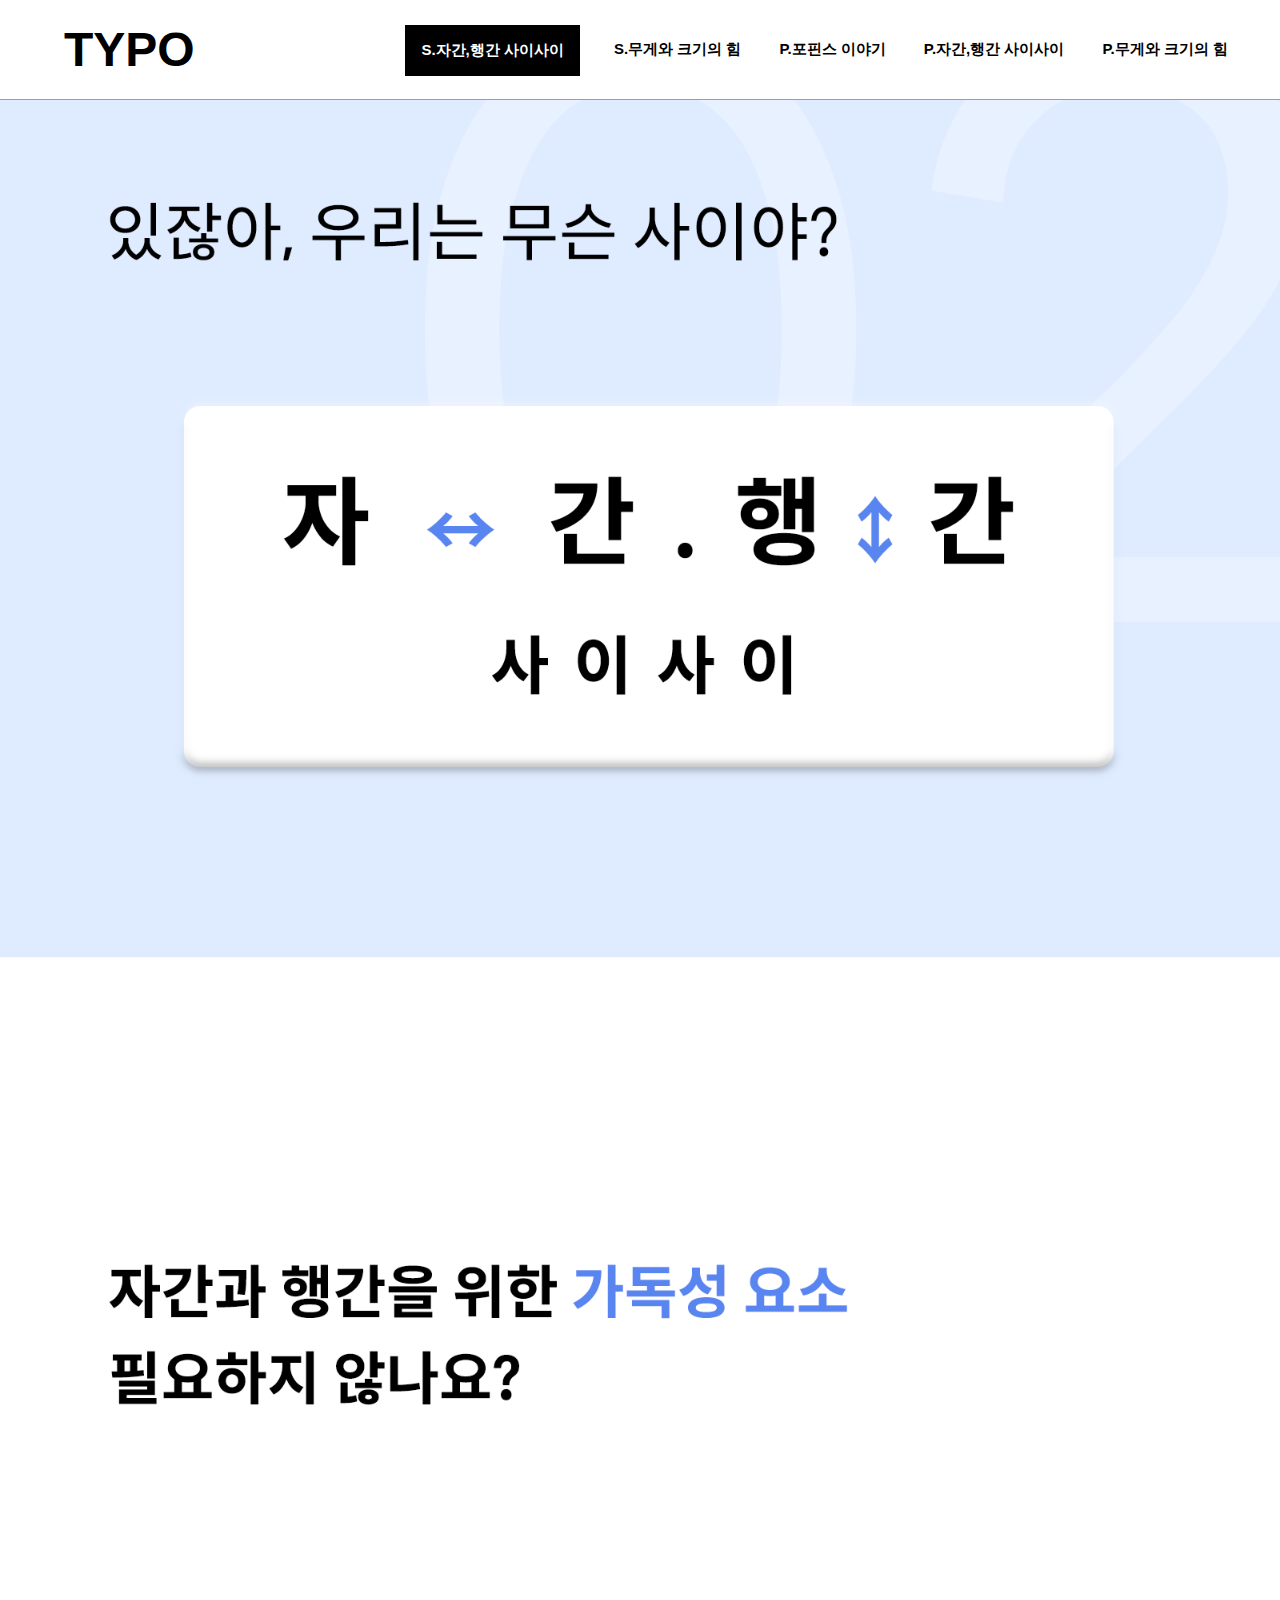
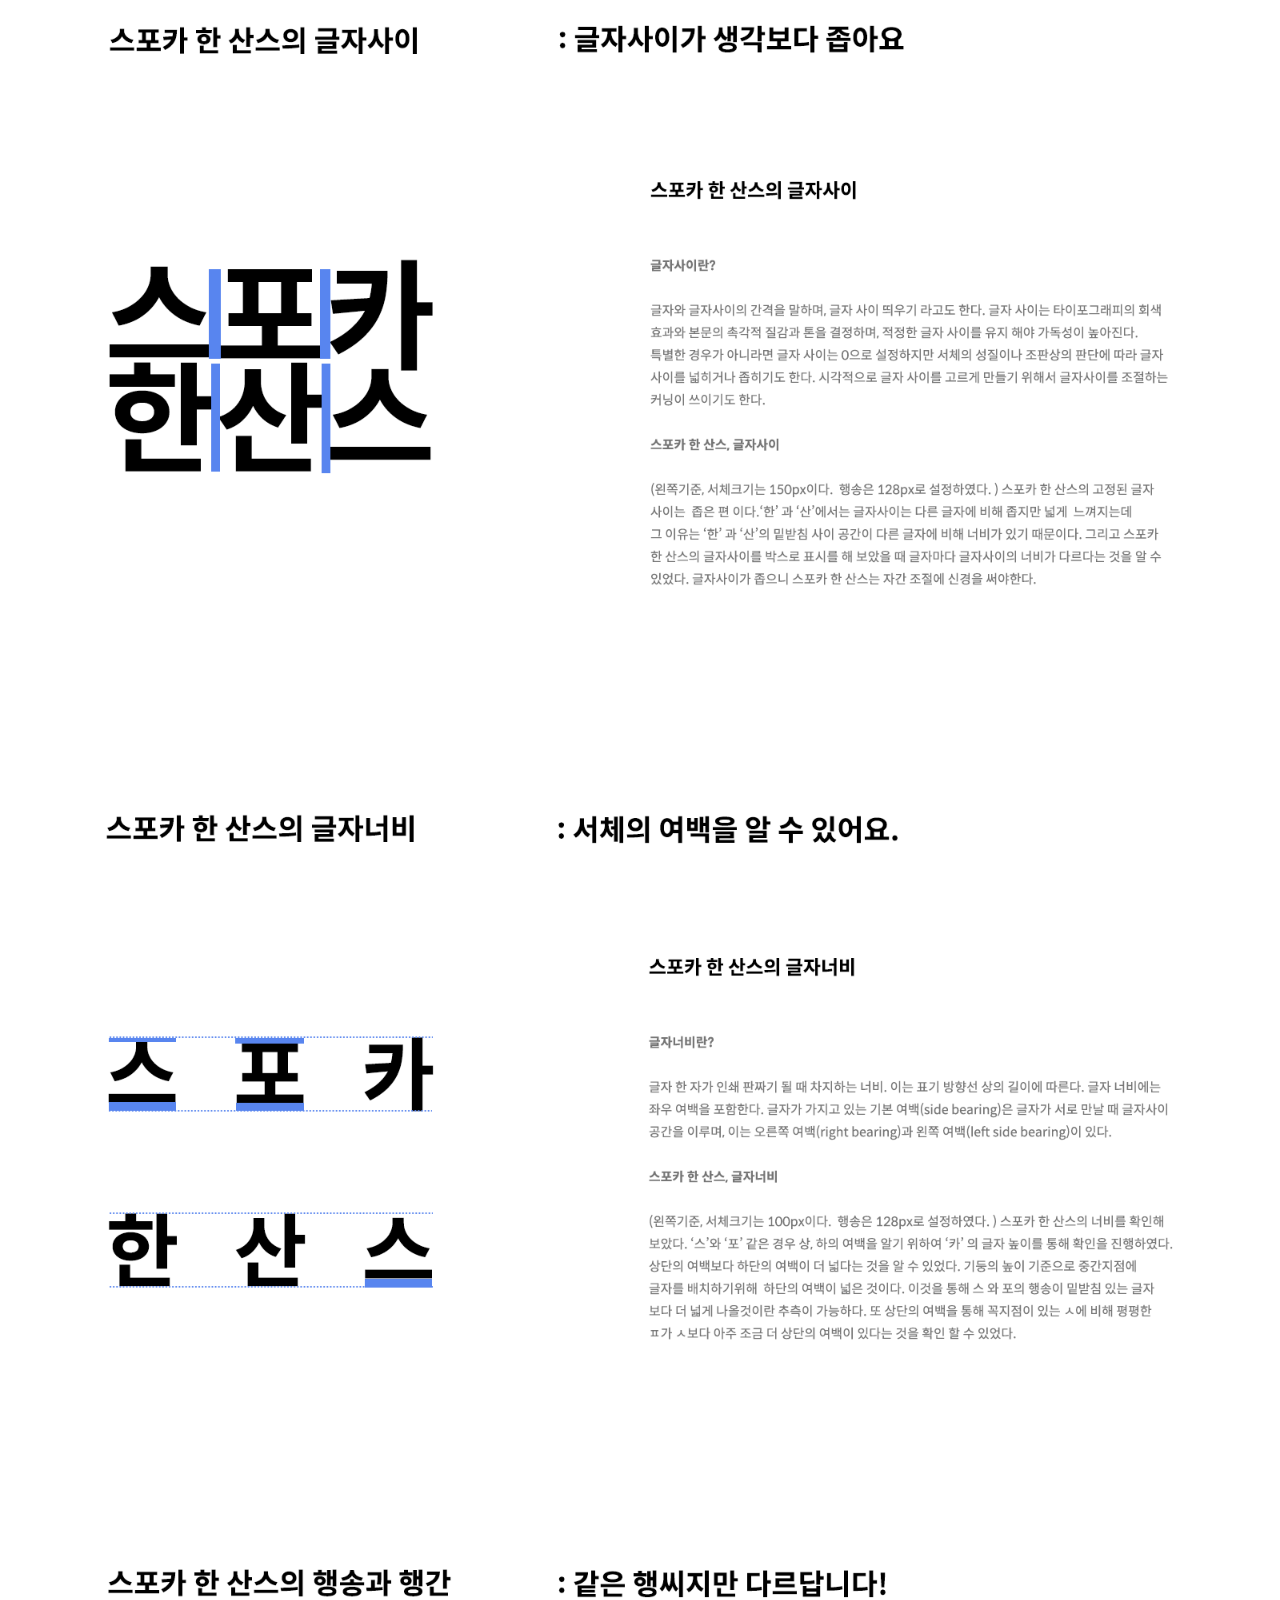
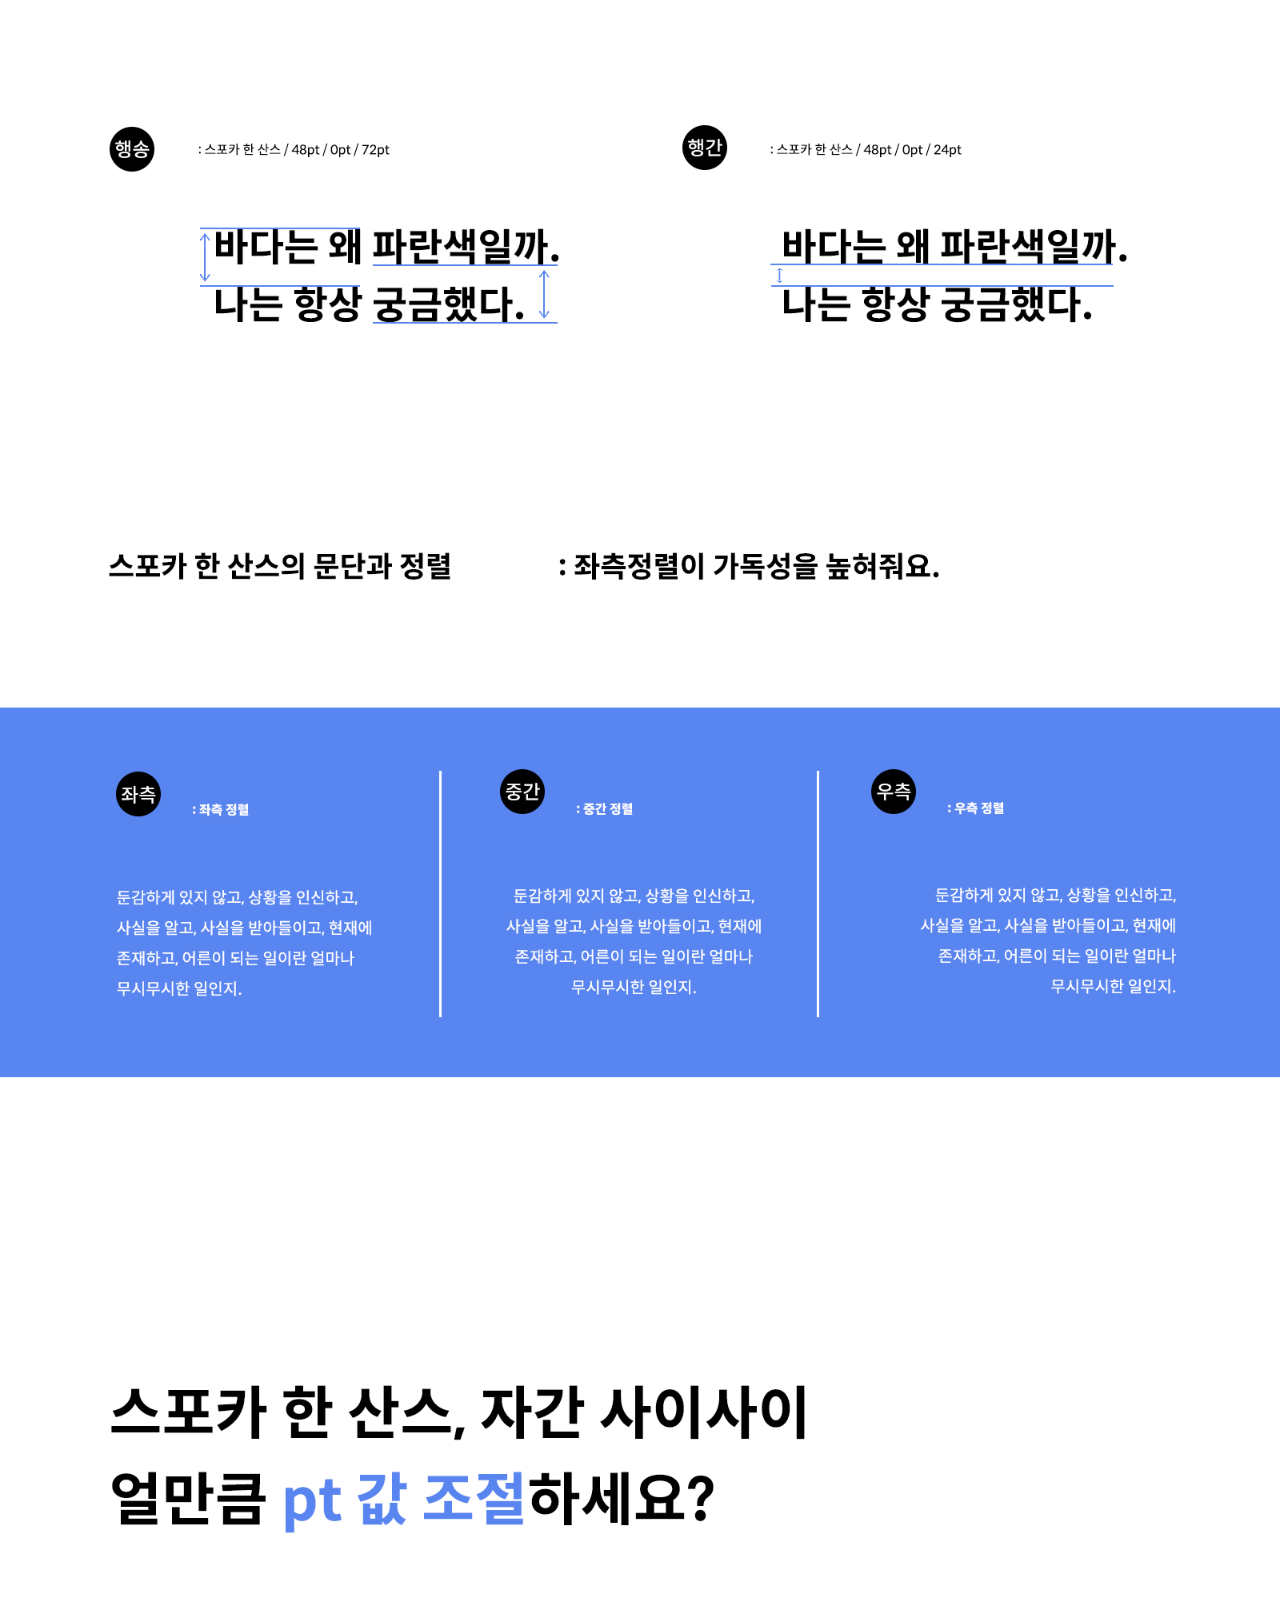
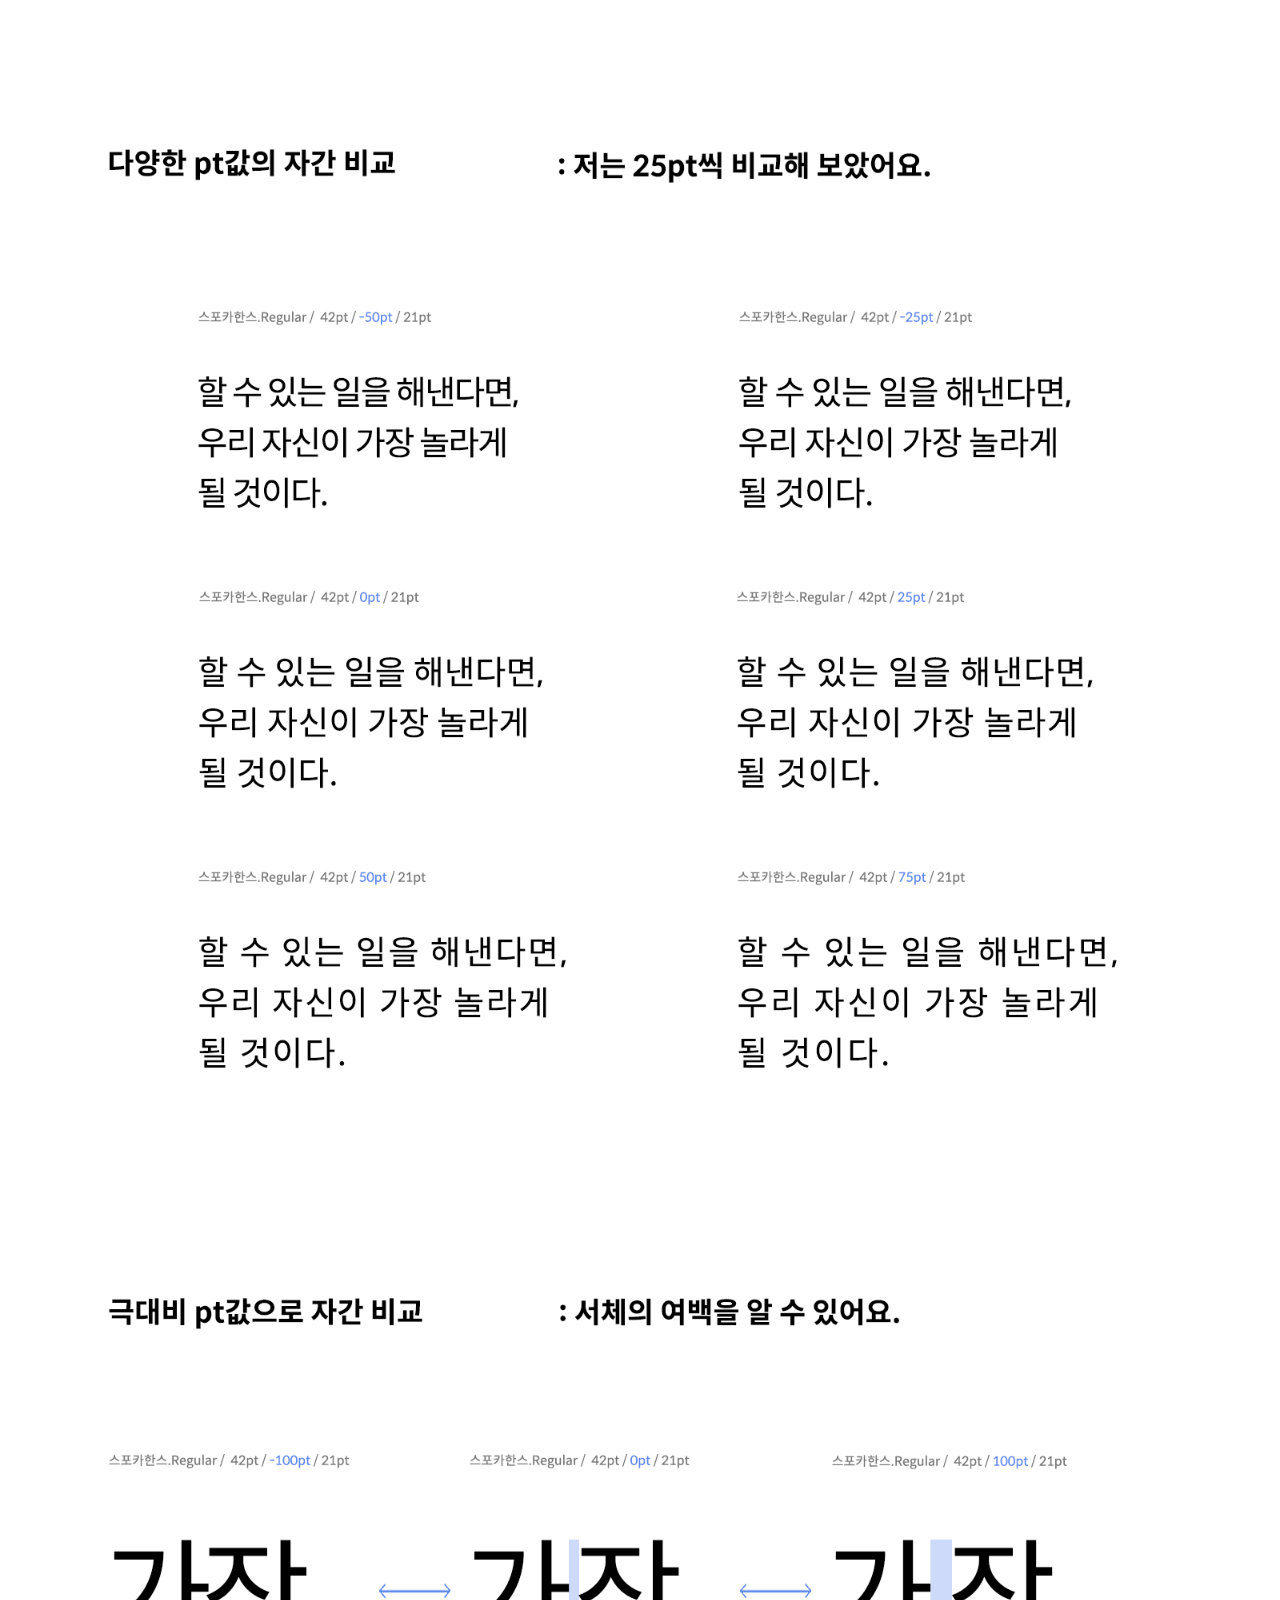
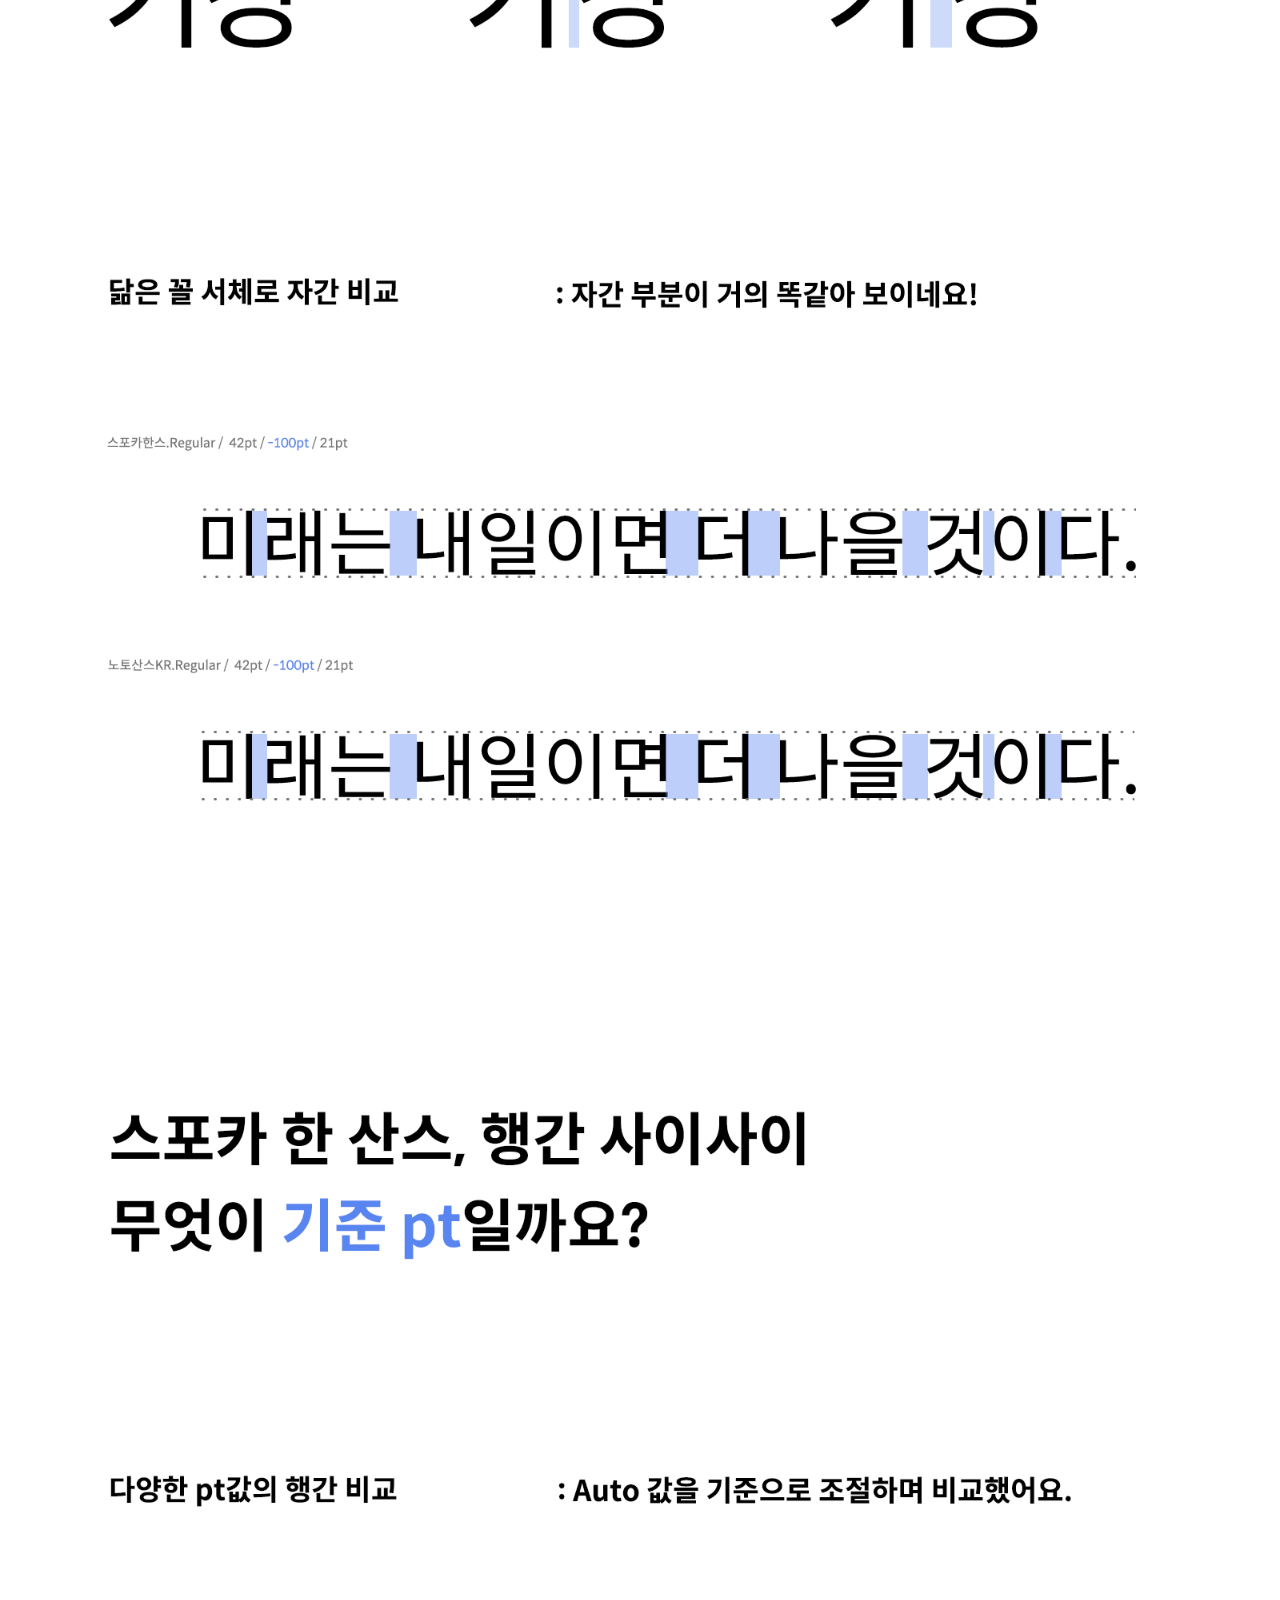
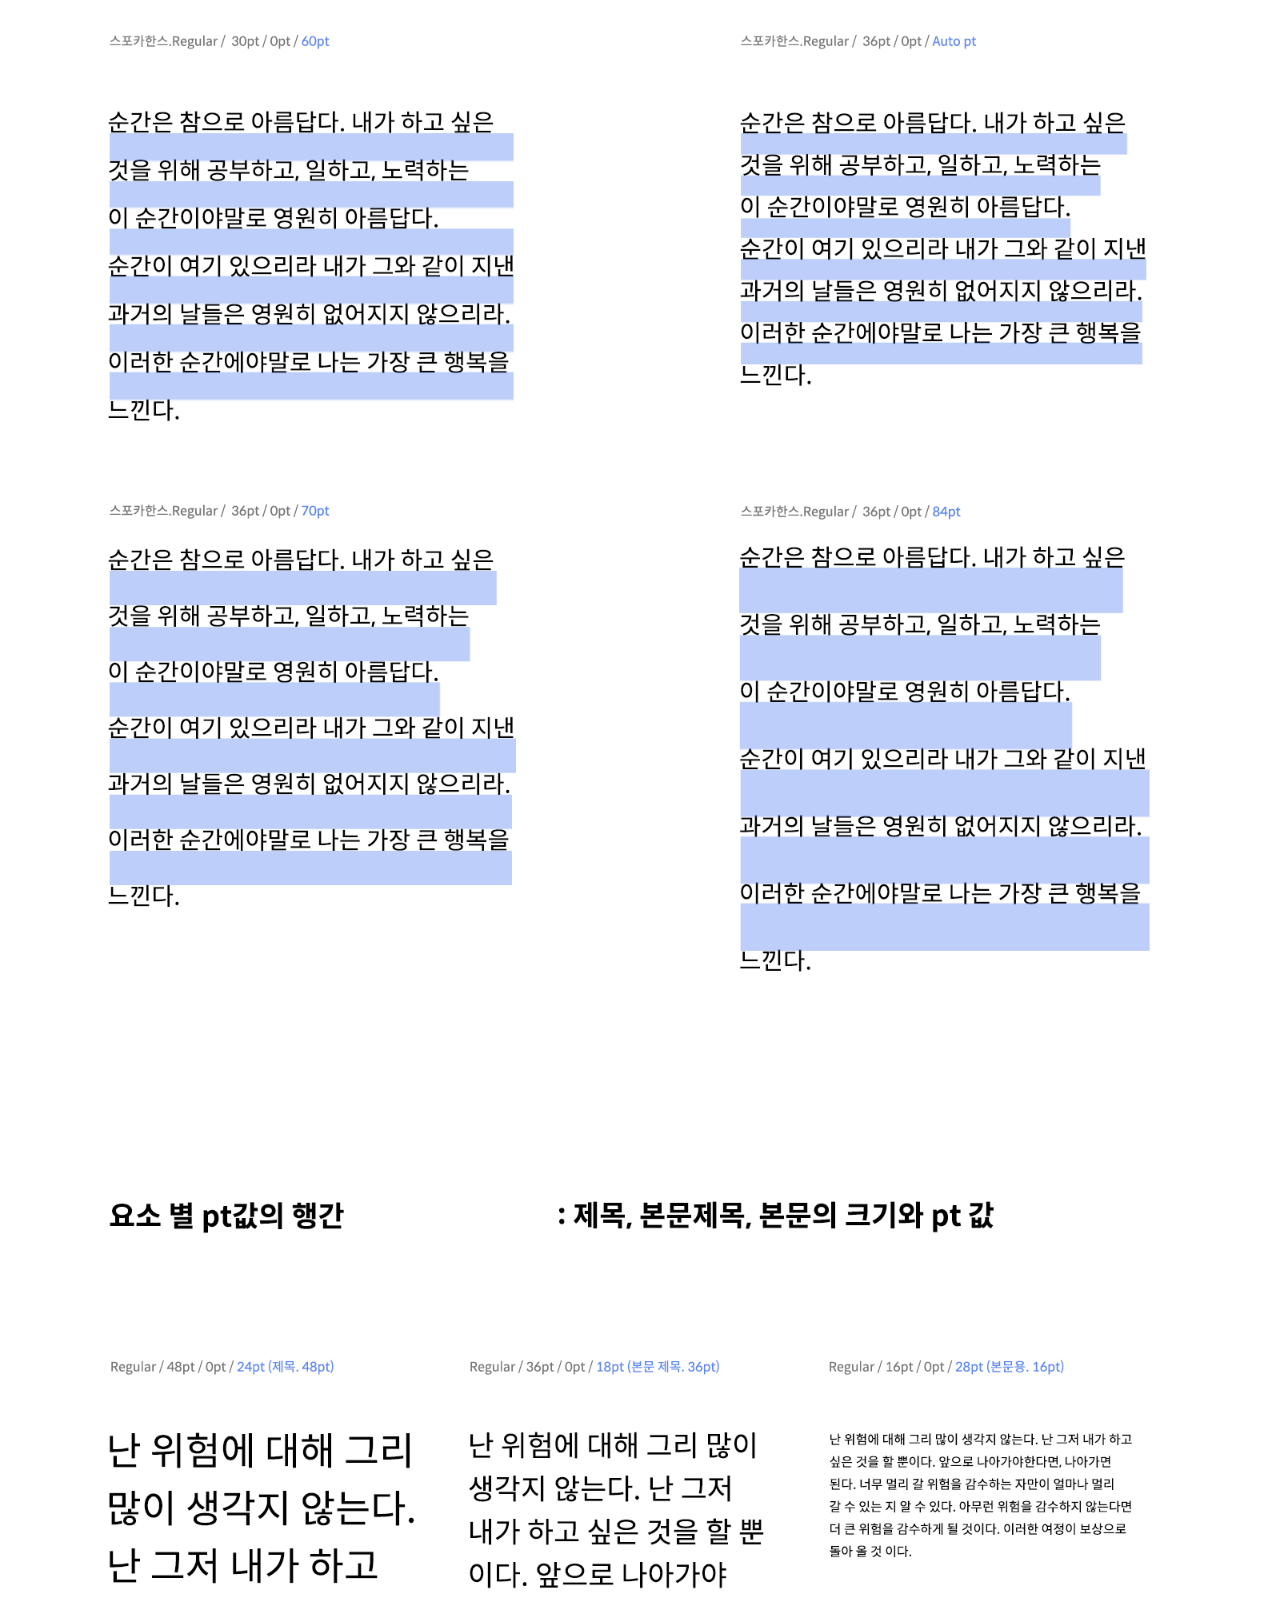
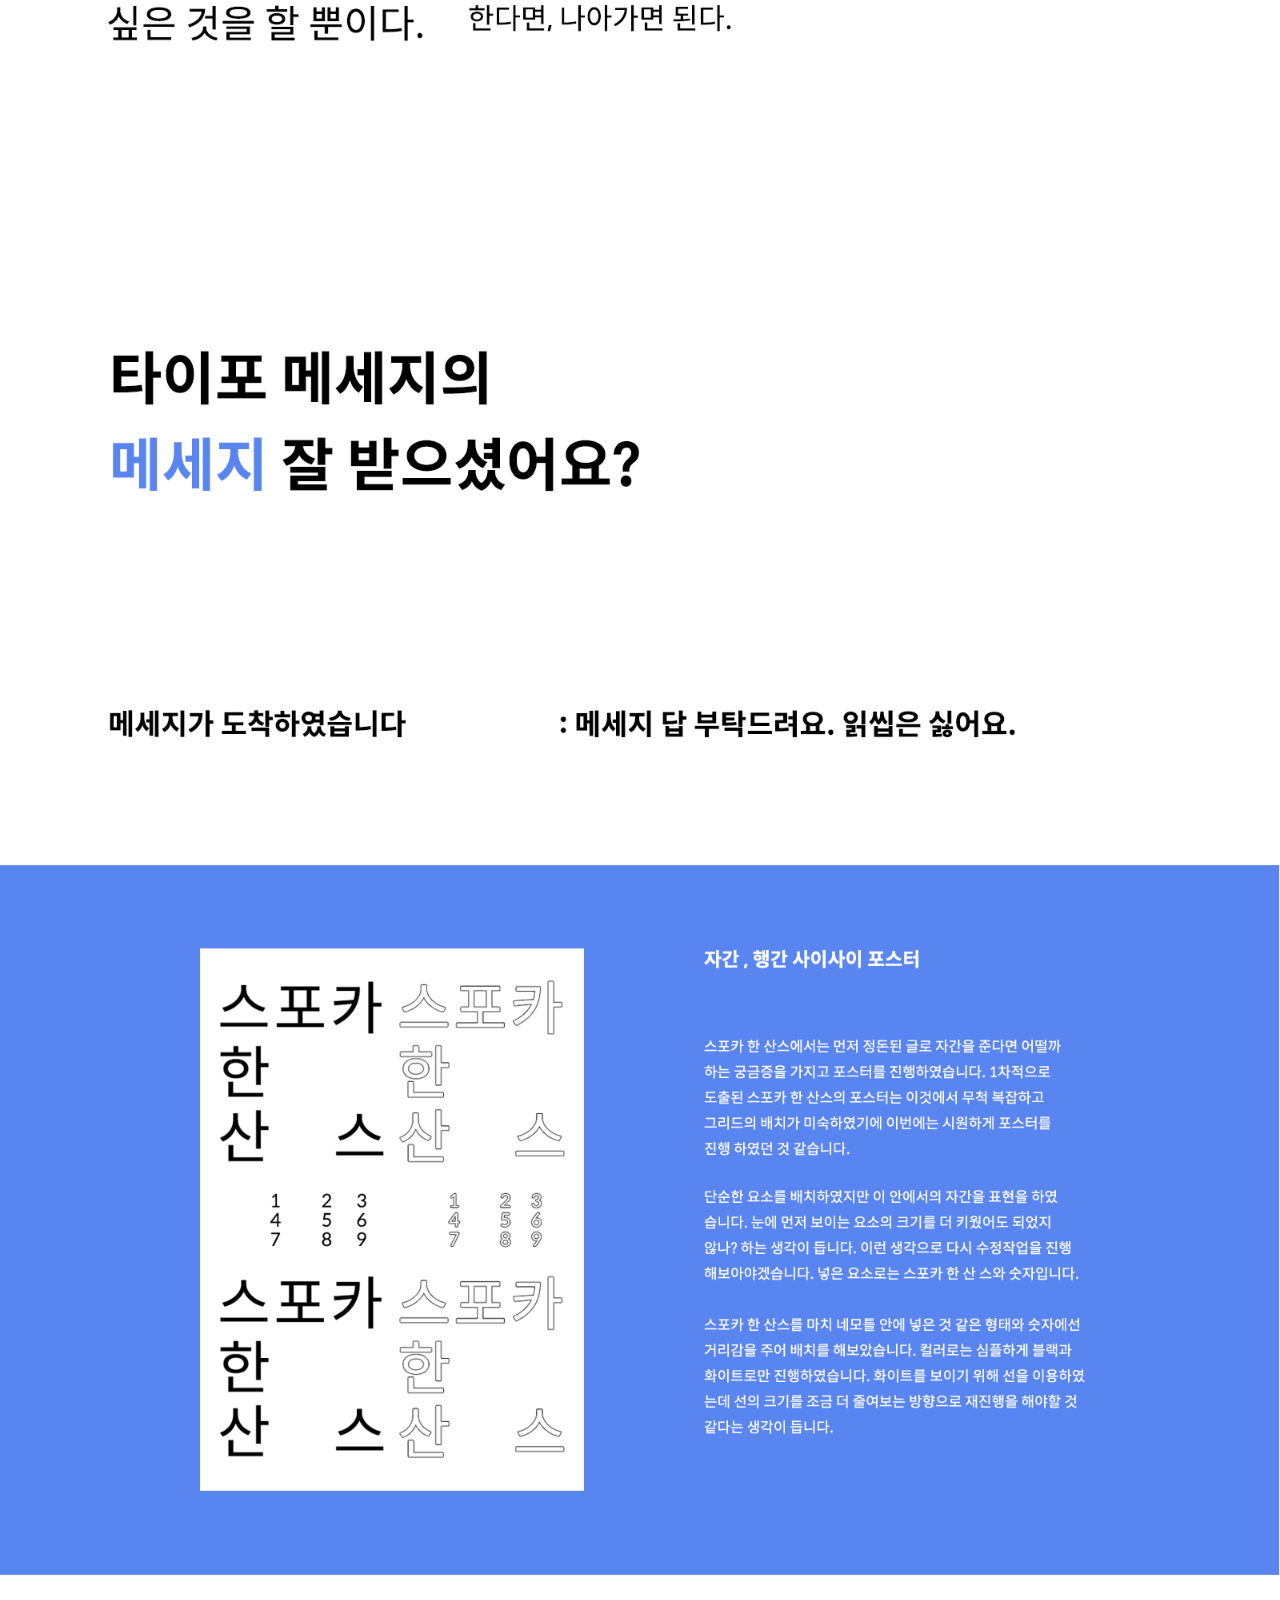
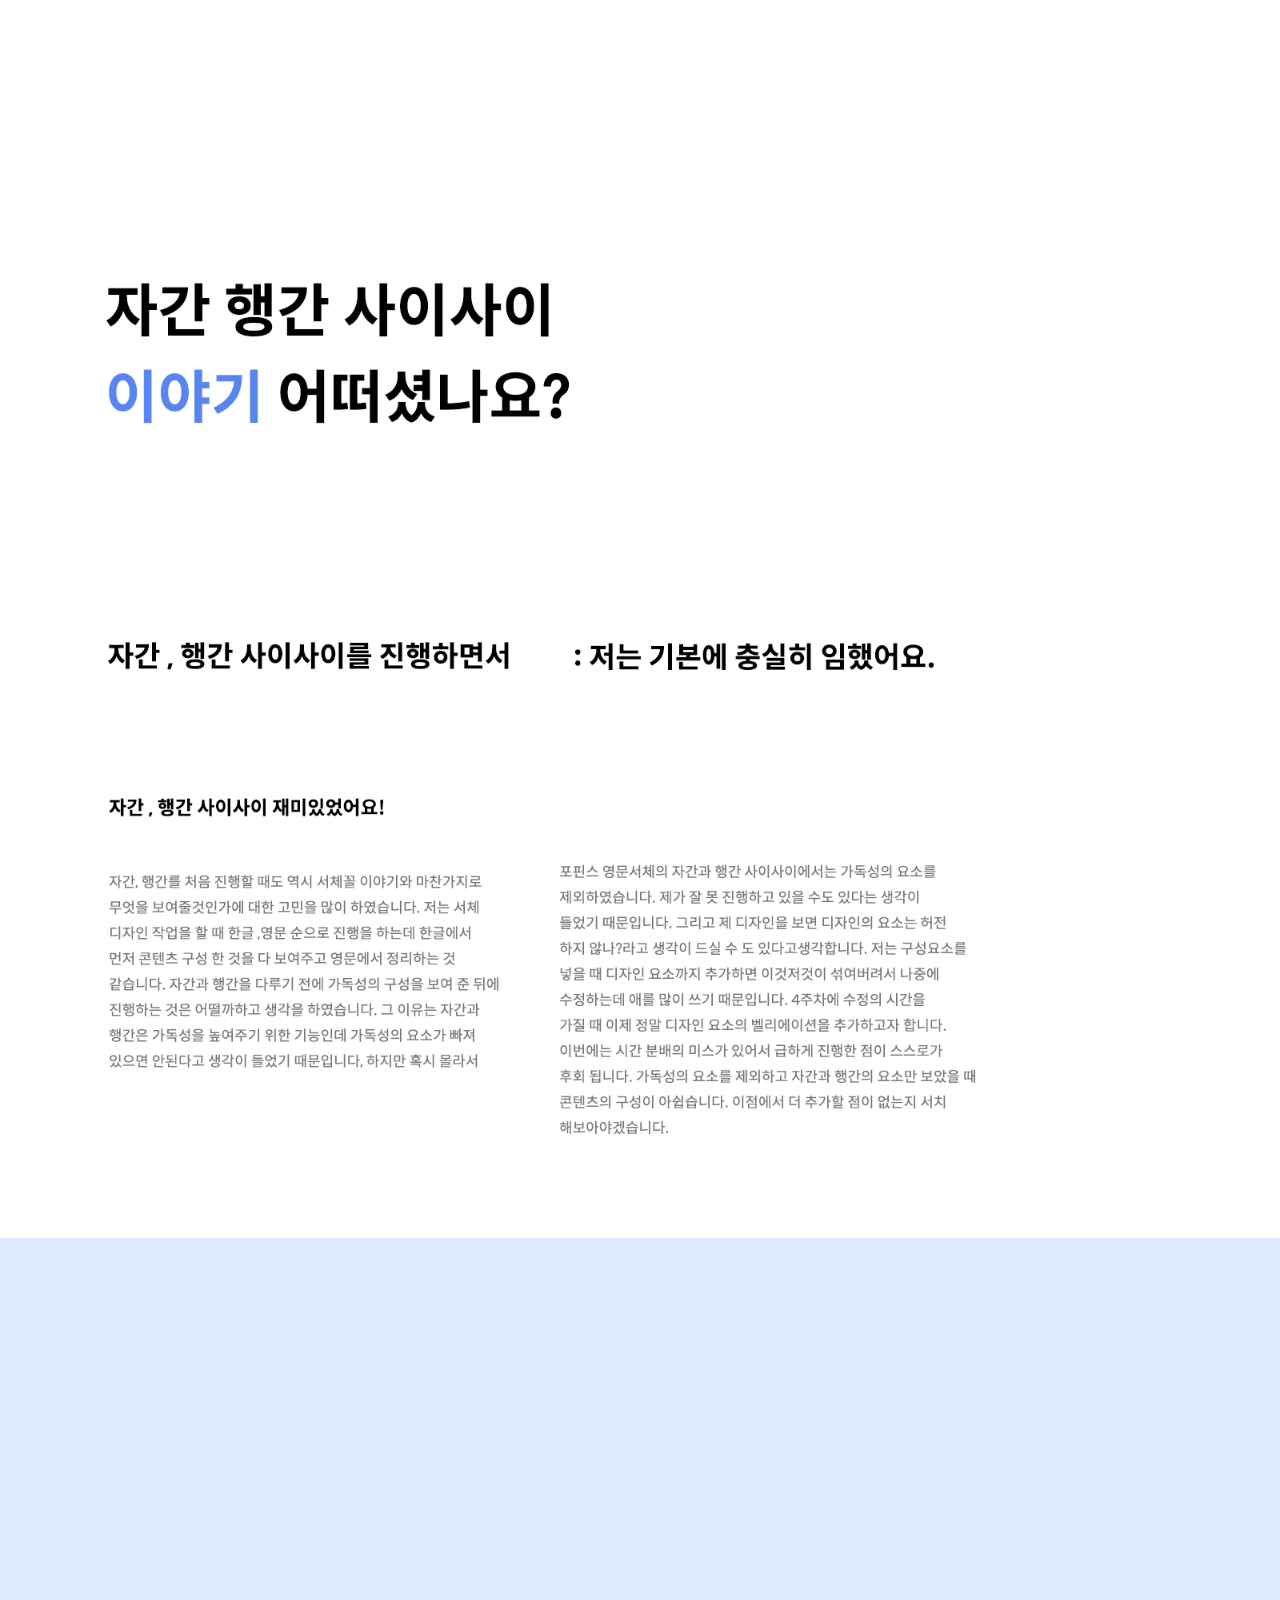
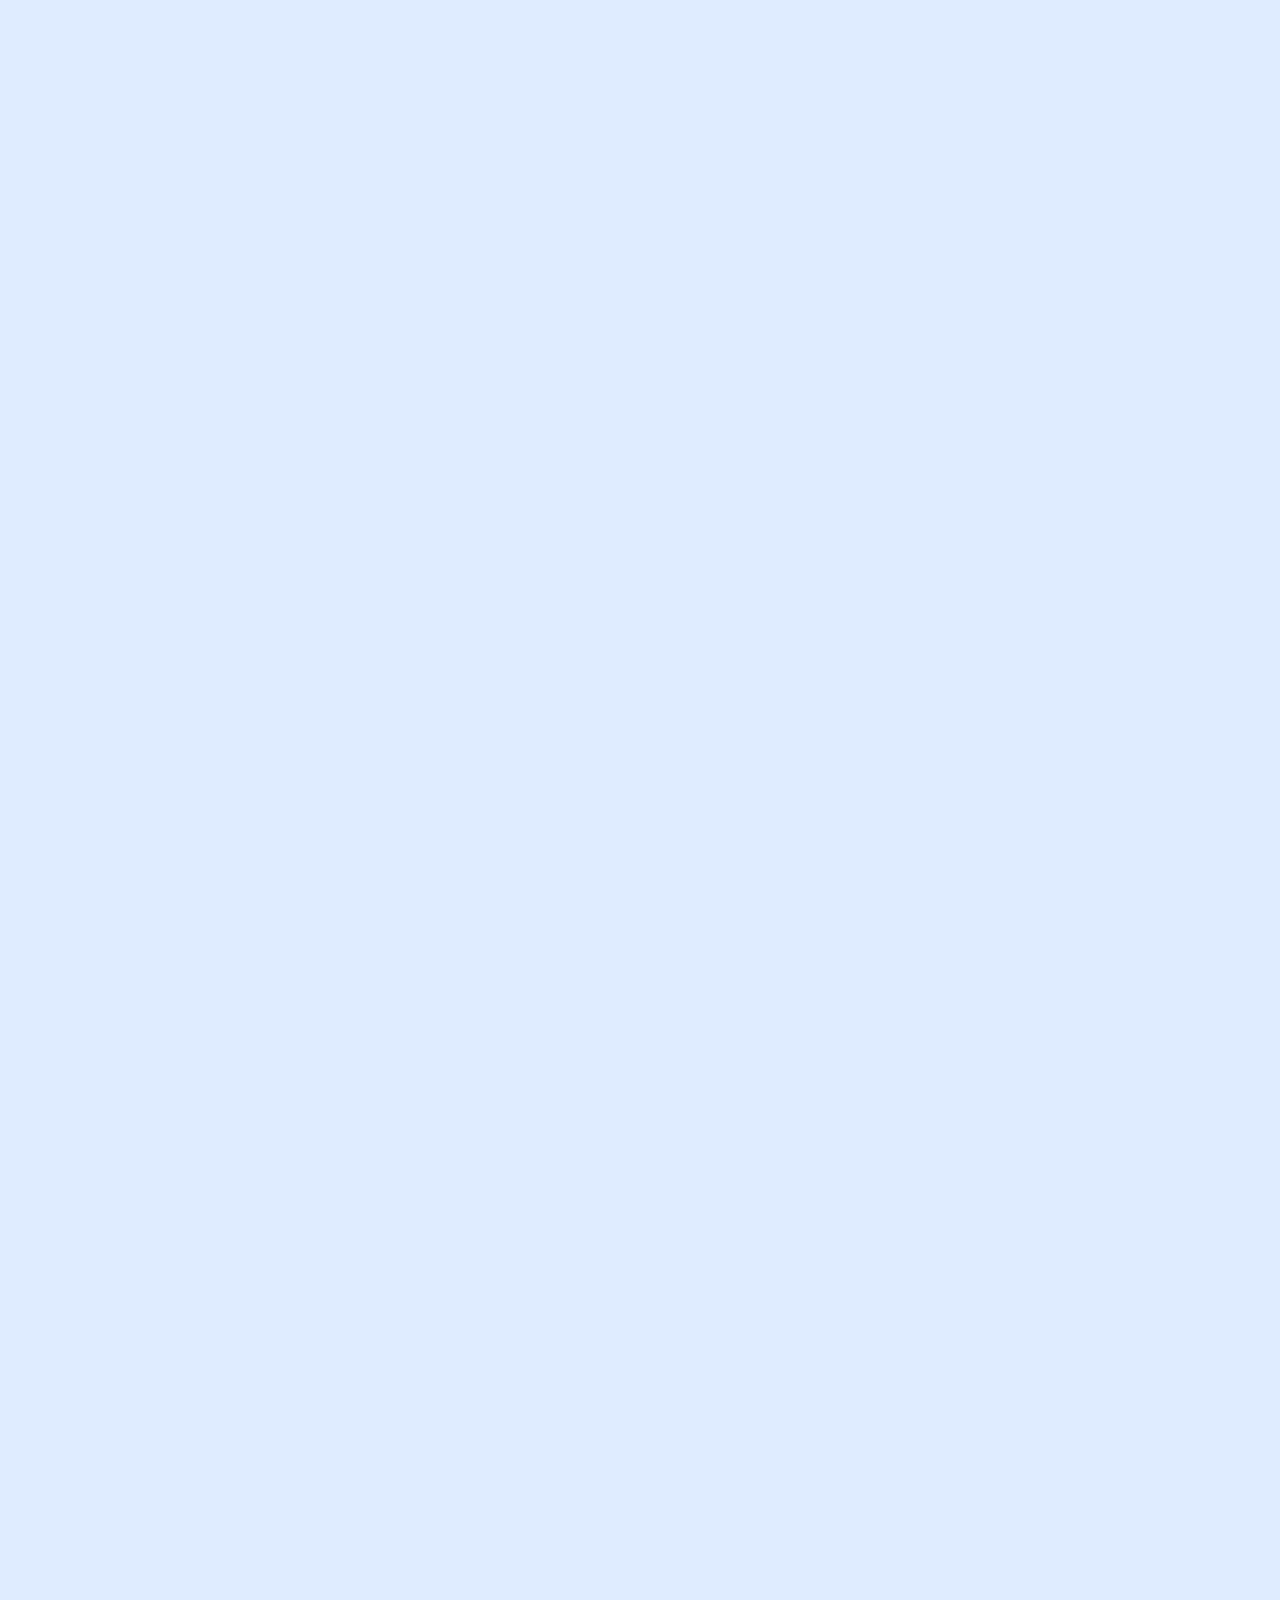
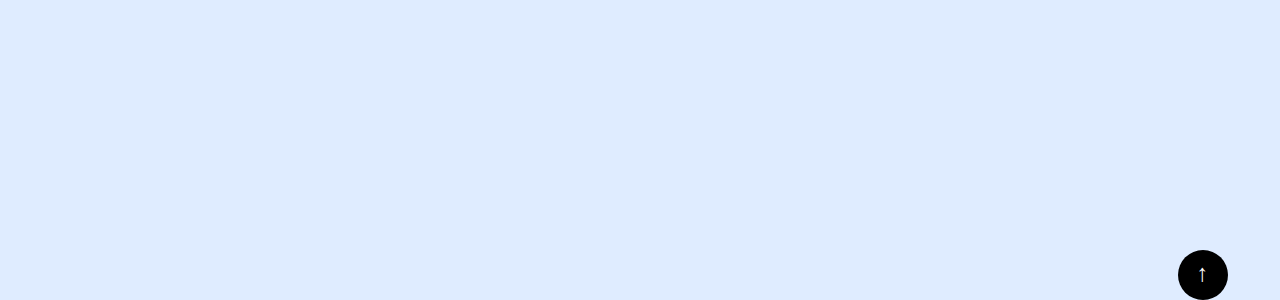
<file: spoqa_font_line.html>
<!DOCTYPE html>
<html>
  <head>
    <meta charset="utf-8">
    <title> 타이포그래피</title>
    <link rel="stylesheet" href="style.css">
    <link rel="stylesheet" href="https://www.w3schools.com/w3css/4/w3.css">


  </head>
  <body>
    <div id="nav">
    <ul >
        <li id="typo"> <a  href="index.html">TYPO</a> </li>
      <li><a href="poppins_font_weight.html" class="w3-bar-item w3-button w3-hover-none w3-border-white w3-bottombar w3-hover-border-black" style=" margin-right: 36px;"> P.무게와 크기의 힘</a></li>
      <li><a href="poppins_font_line.html"  class="w3-bar-item w3-button w3-hover-none w3-border-white w3-bottombar w3-hover-border-black"> P.자간,행간 사이사이 </a></li>
      <li><a href="poppins_font_story.html" class="w3-bar-item w3-button w3-hover-none w3-border-white w3-bottombar w3-hover-border-black">P.포핀스 이야기</a></li>
      <li><a href="spoqa_font_weight.html" class="w3-bar-item w3-button w3-hover-none w3-border-white w3-bottombar w3-hover-border-black">S.무게와 크기의 힘</a></li>
      <li style="padding-top:25px;"><a href="spoqa_font_line.html"  class="active">S.자간,행간 사이사이</a></li>
      <li ><a href="spoqa_font_story.html"  class="w3-bar-item w3-button w3-hover-none w3-border-white w3-bottombar w3-hover-border-black">S. 스포카 한 산스 이야기</a></li>

    </ul>
  </div>

  <div class="group2">
    <button onclick="topFunction()" class="top_b02"> ↑ </button>
    <center>
    <img src="./img/S_line.png" >
    </center>
  </div>

    <script>
  var prevScrollpos = window.pageYOffset;
  window.onscroll = function() {
    var currentScrollPos = window.pageYOffset;
    if (prevScrollpos > currentScrollPos) {
      document.getElementById("nav").style.top = "0";
    } else {
  document.getElementById("nav").style.top = "-100px";
  }
  prevScrollpos = currentScrollPos;
  }

  var mybutton = document.getElementById("top_b02");
  function topFunction() {
  document.body.scrollTop = 0;
  document.documentElement.scrollTop = 0;
  }

  </script>
  </body>
</html>
</file>
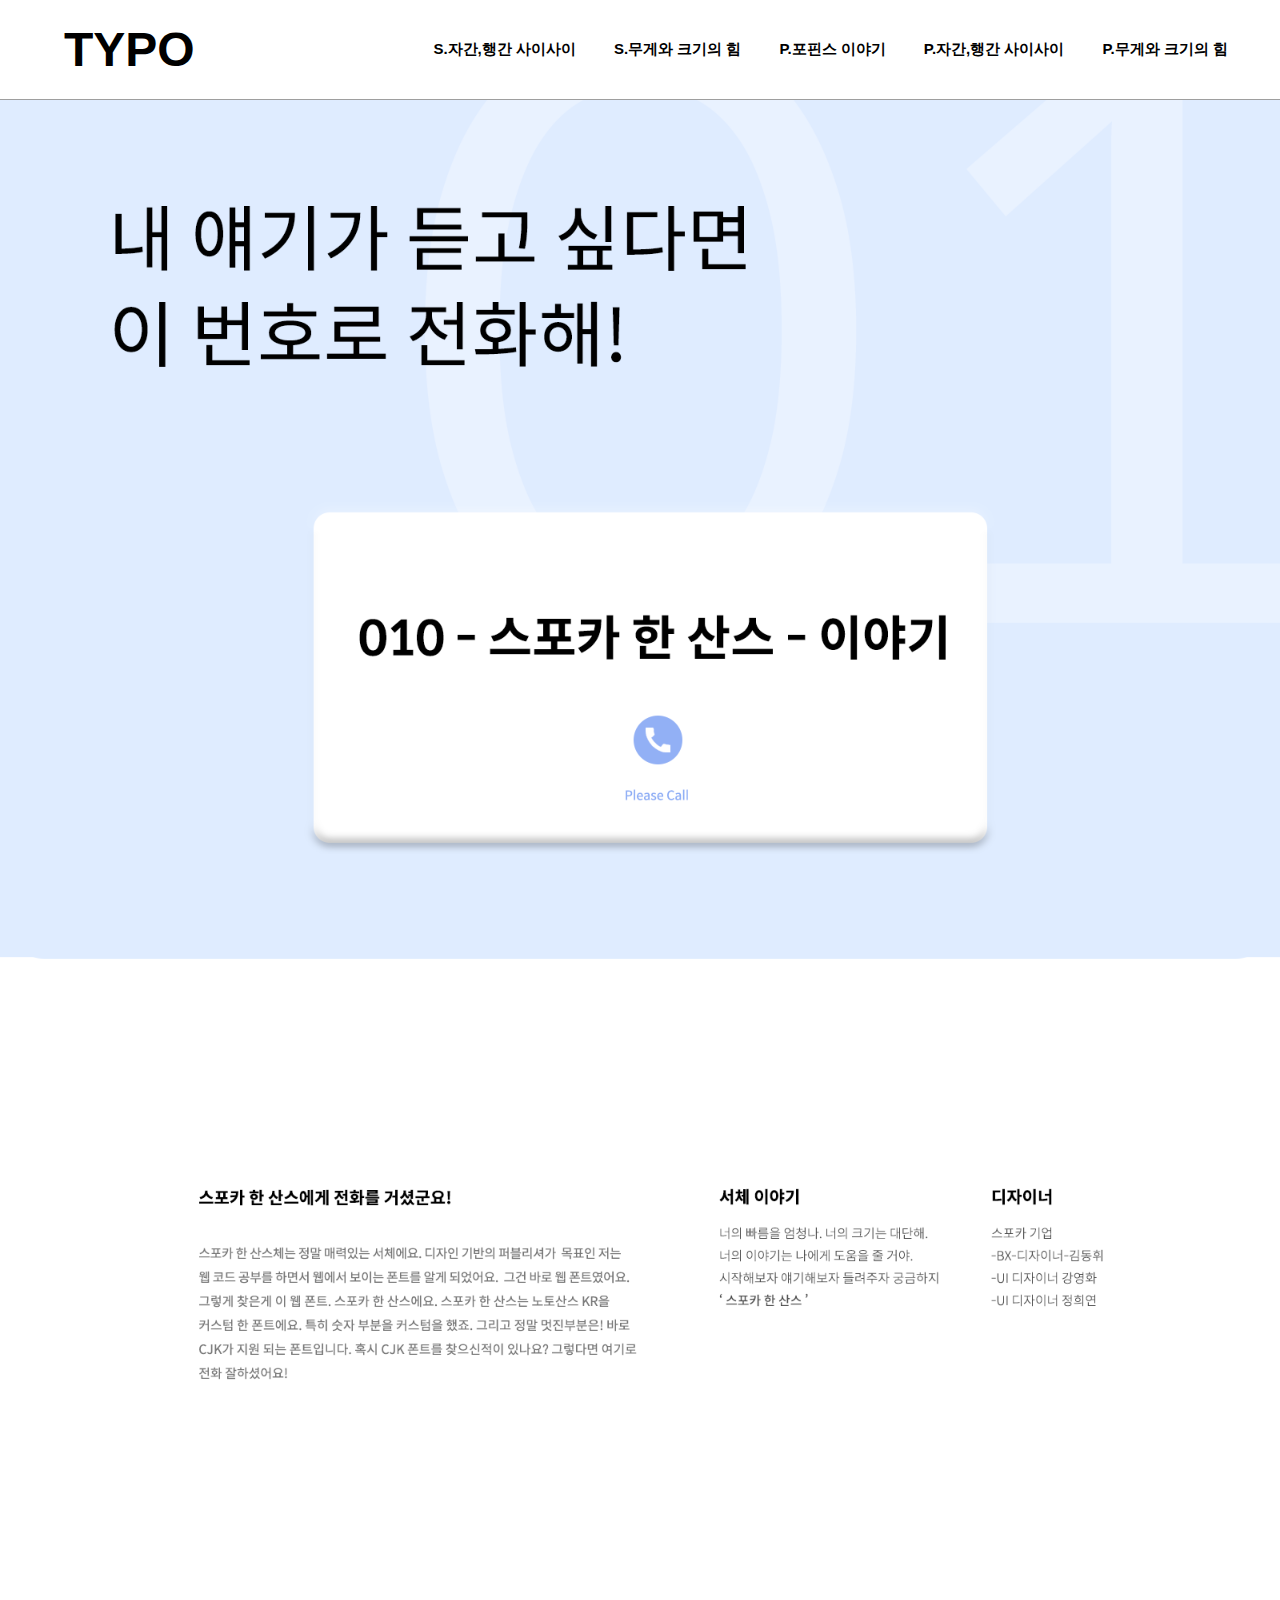
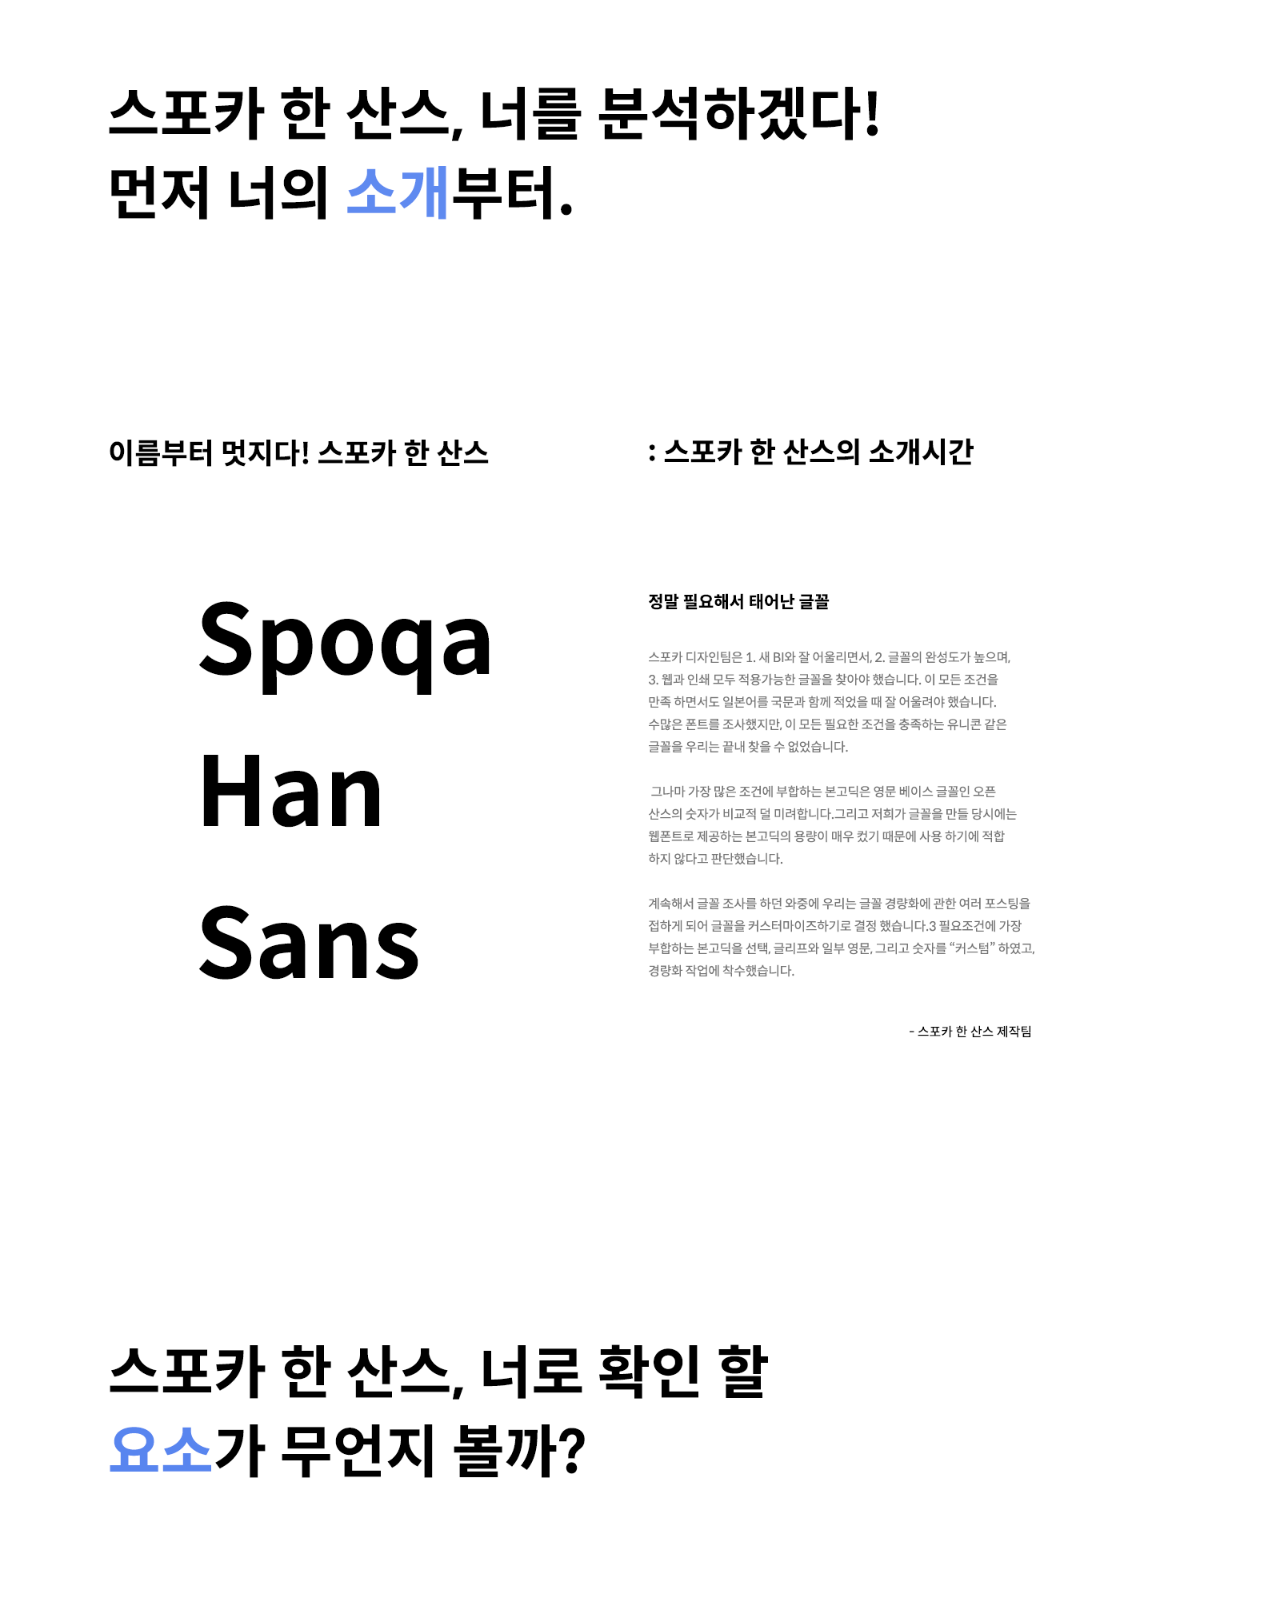
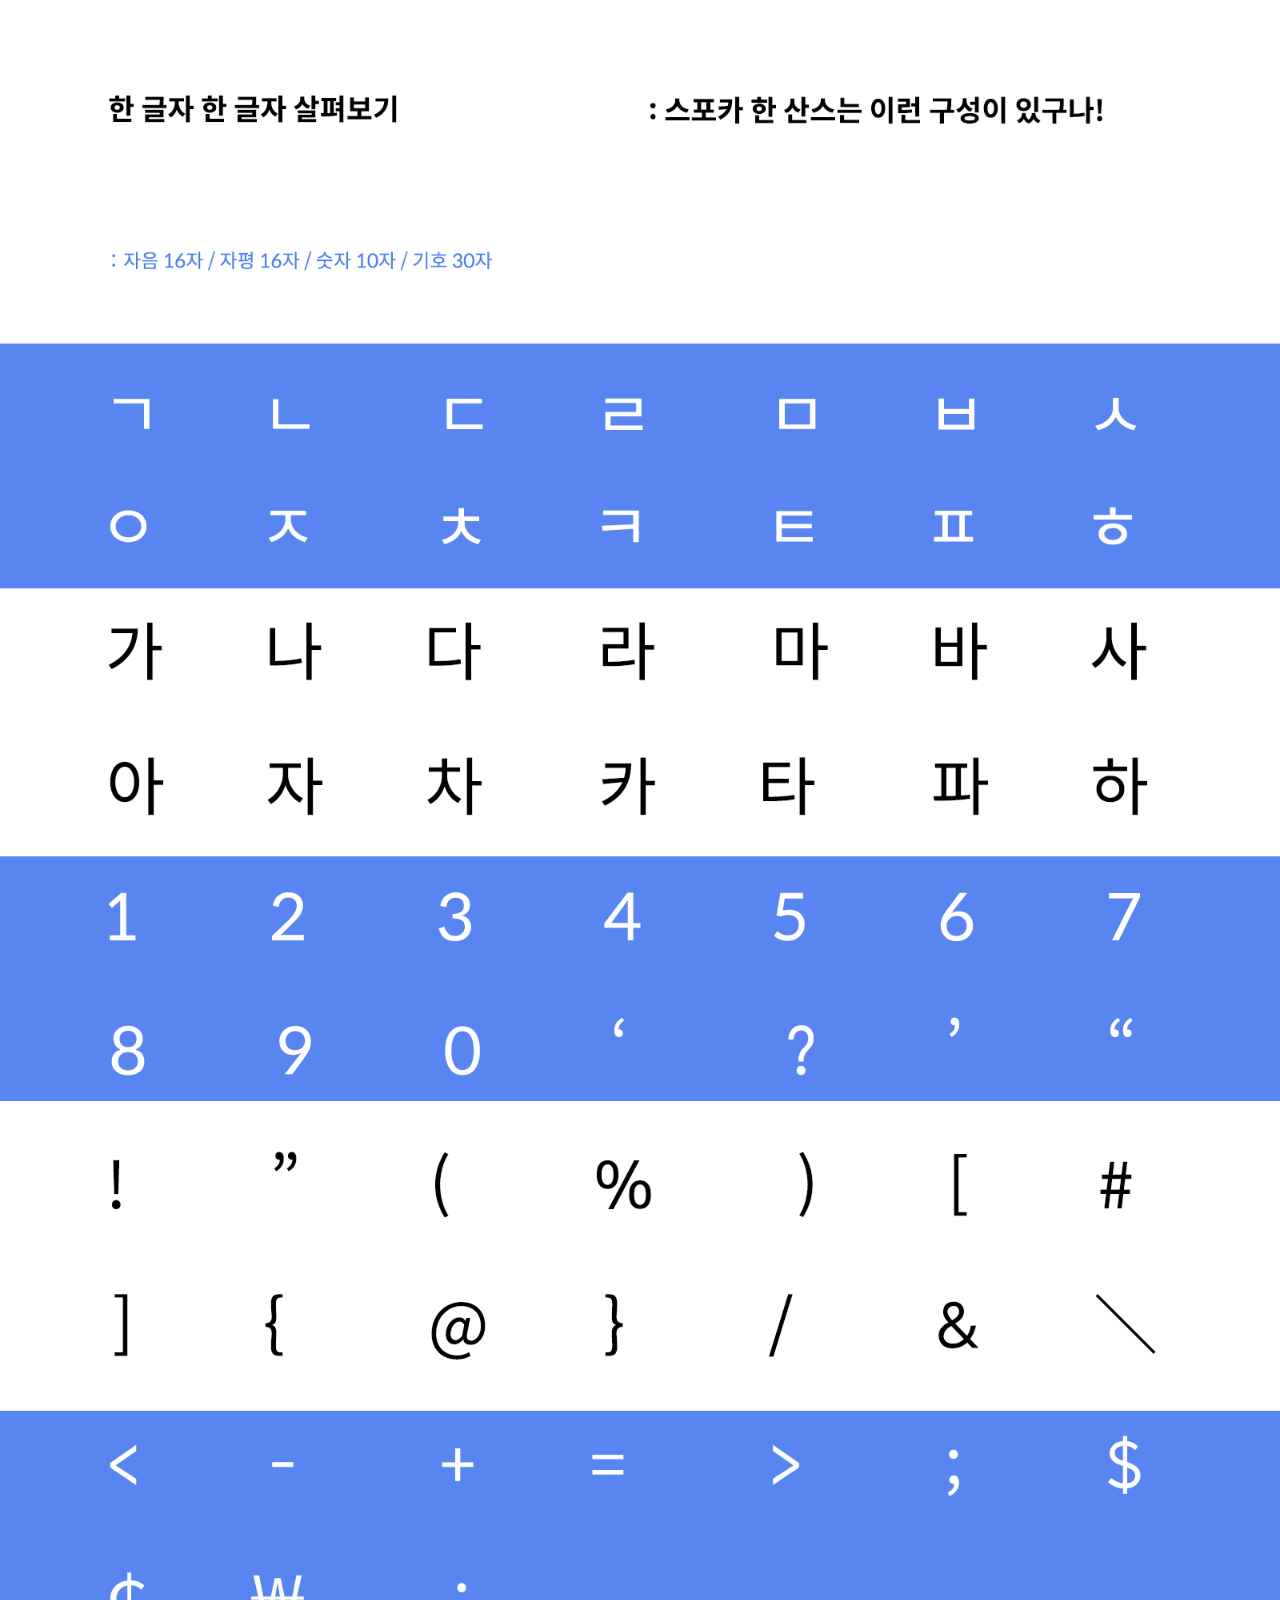
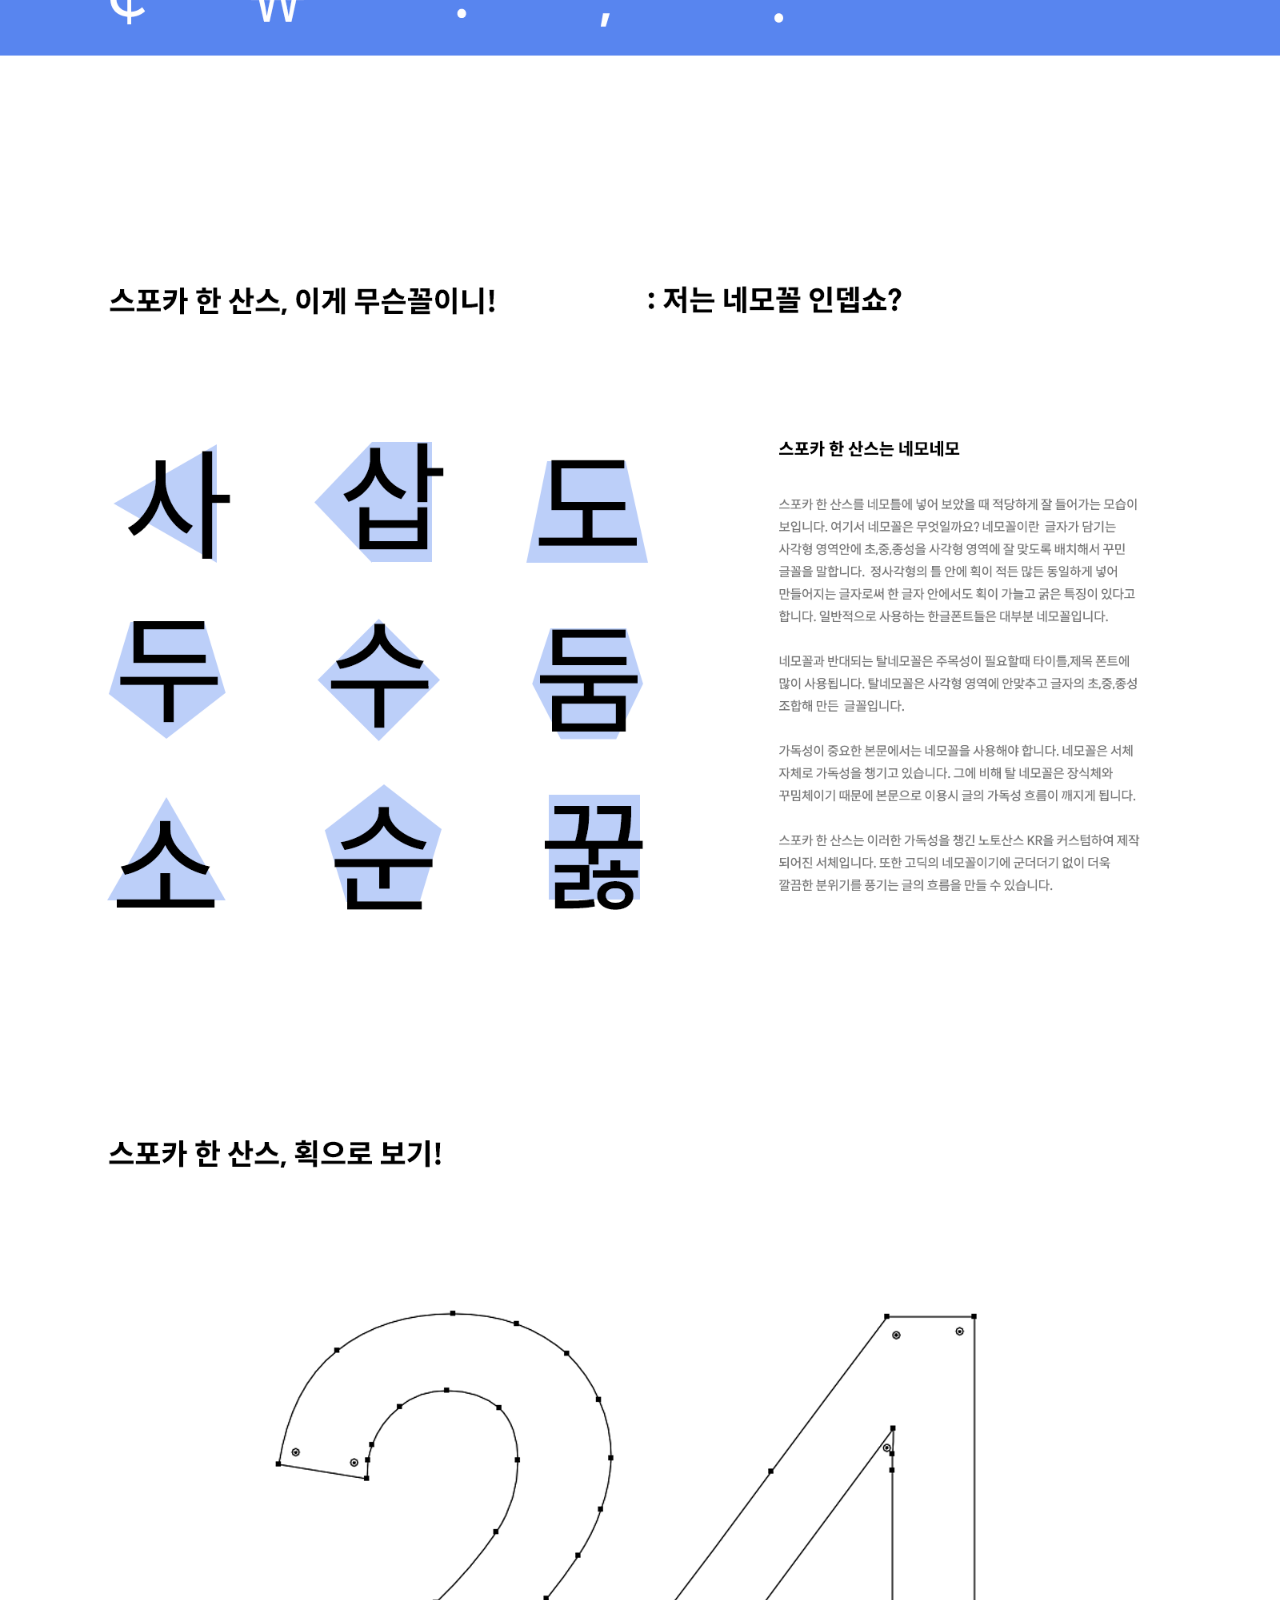
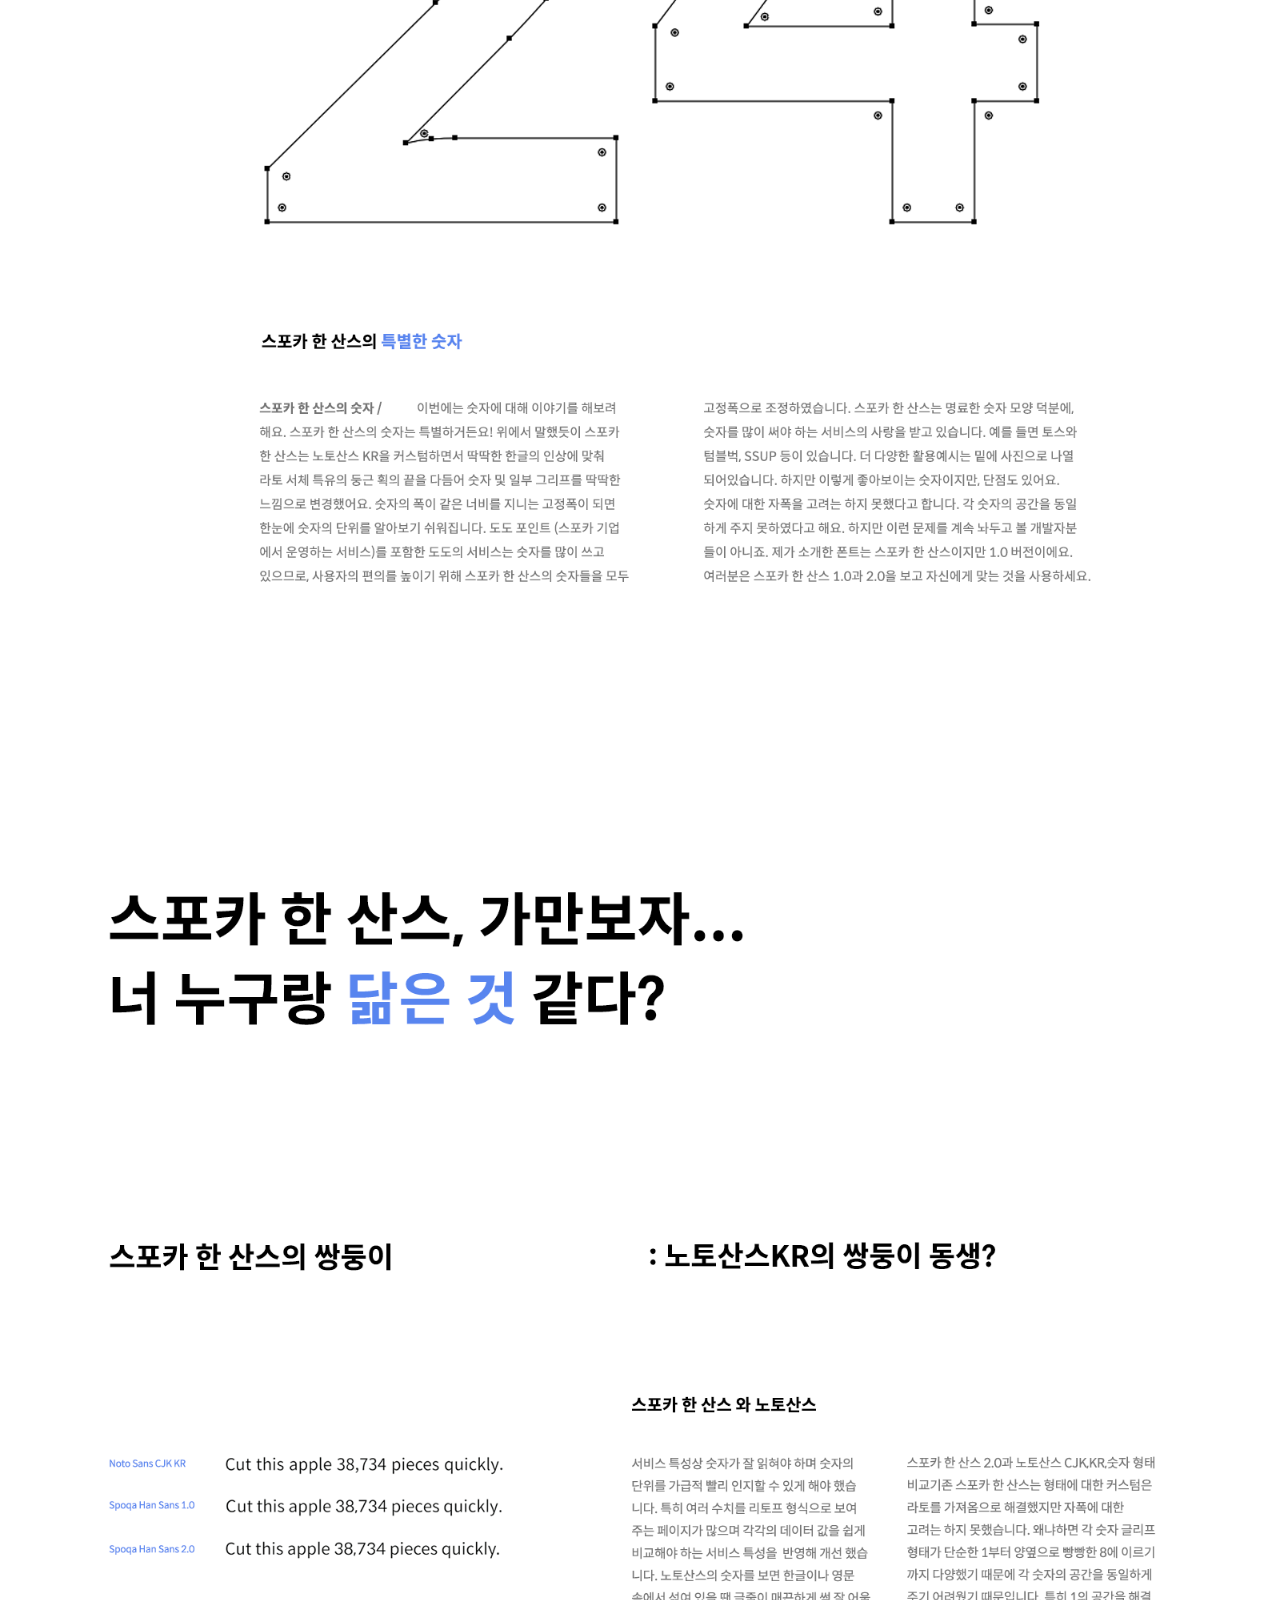
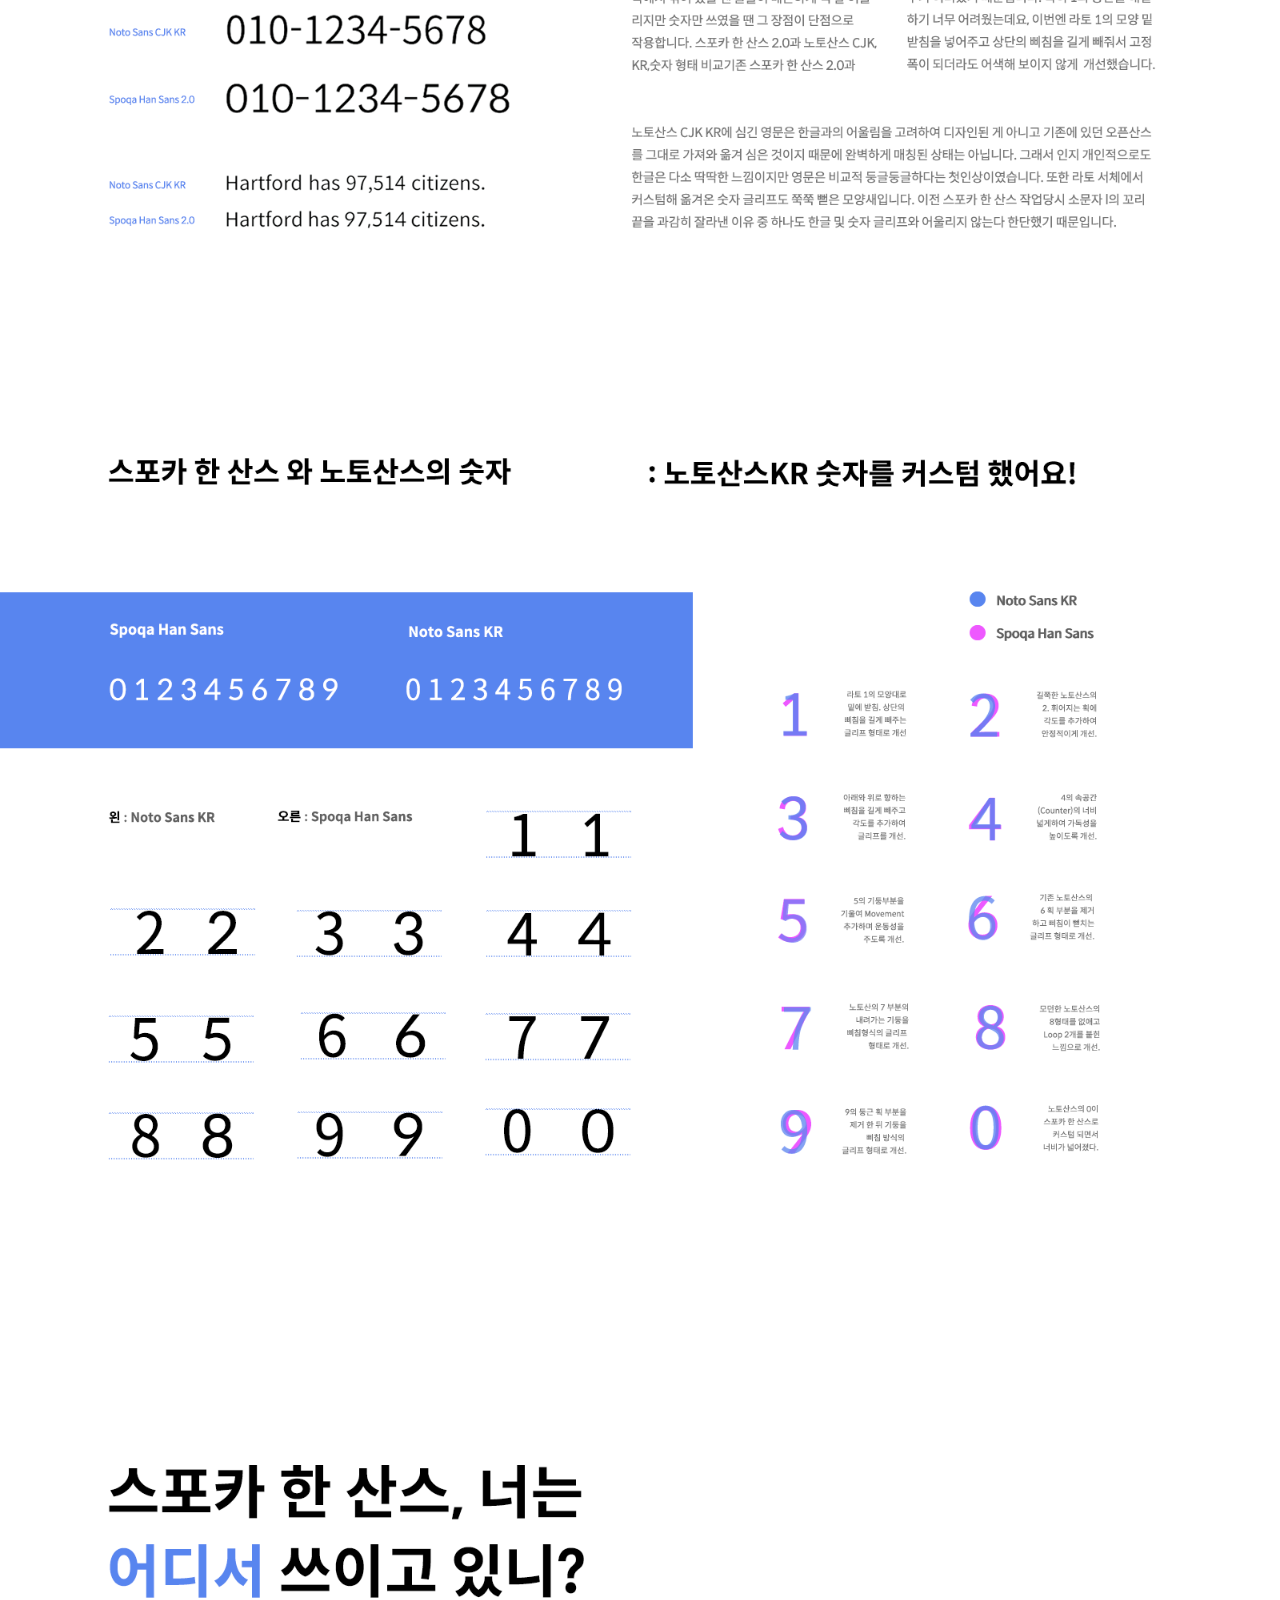
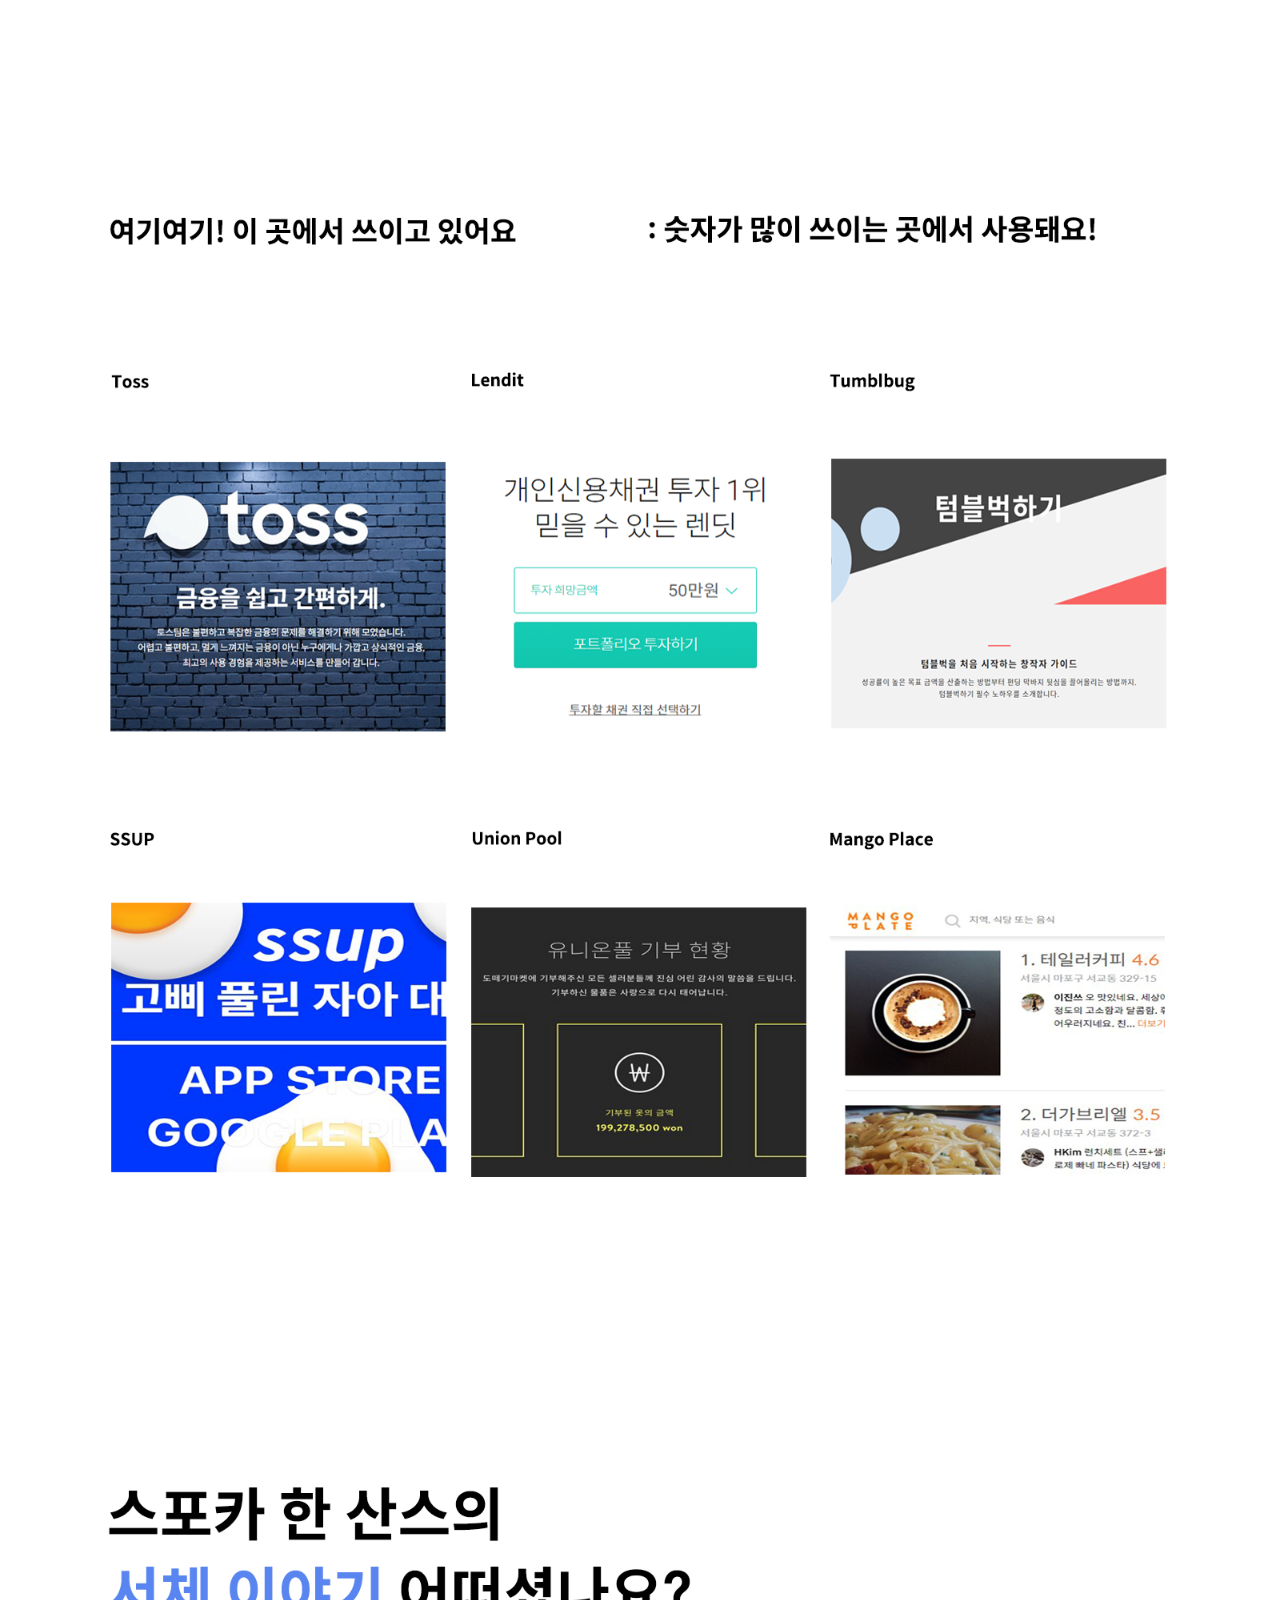
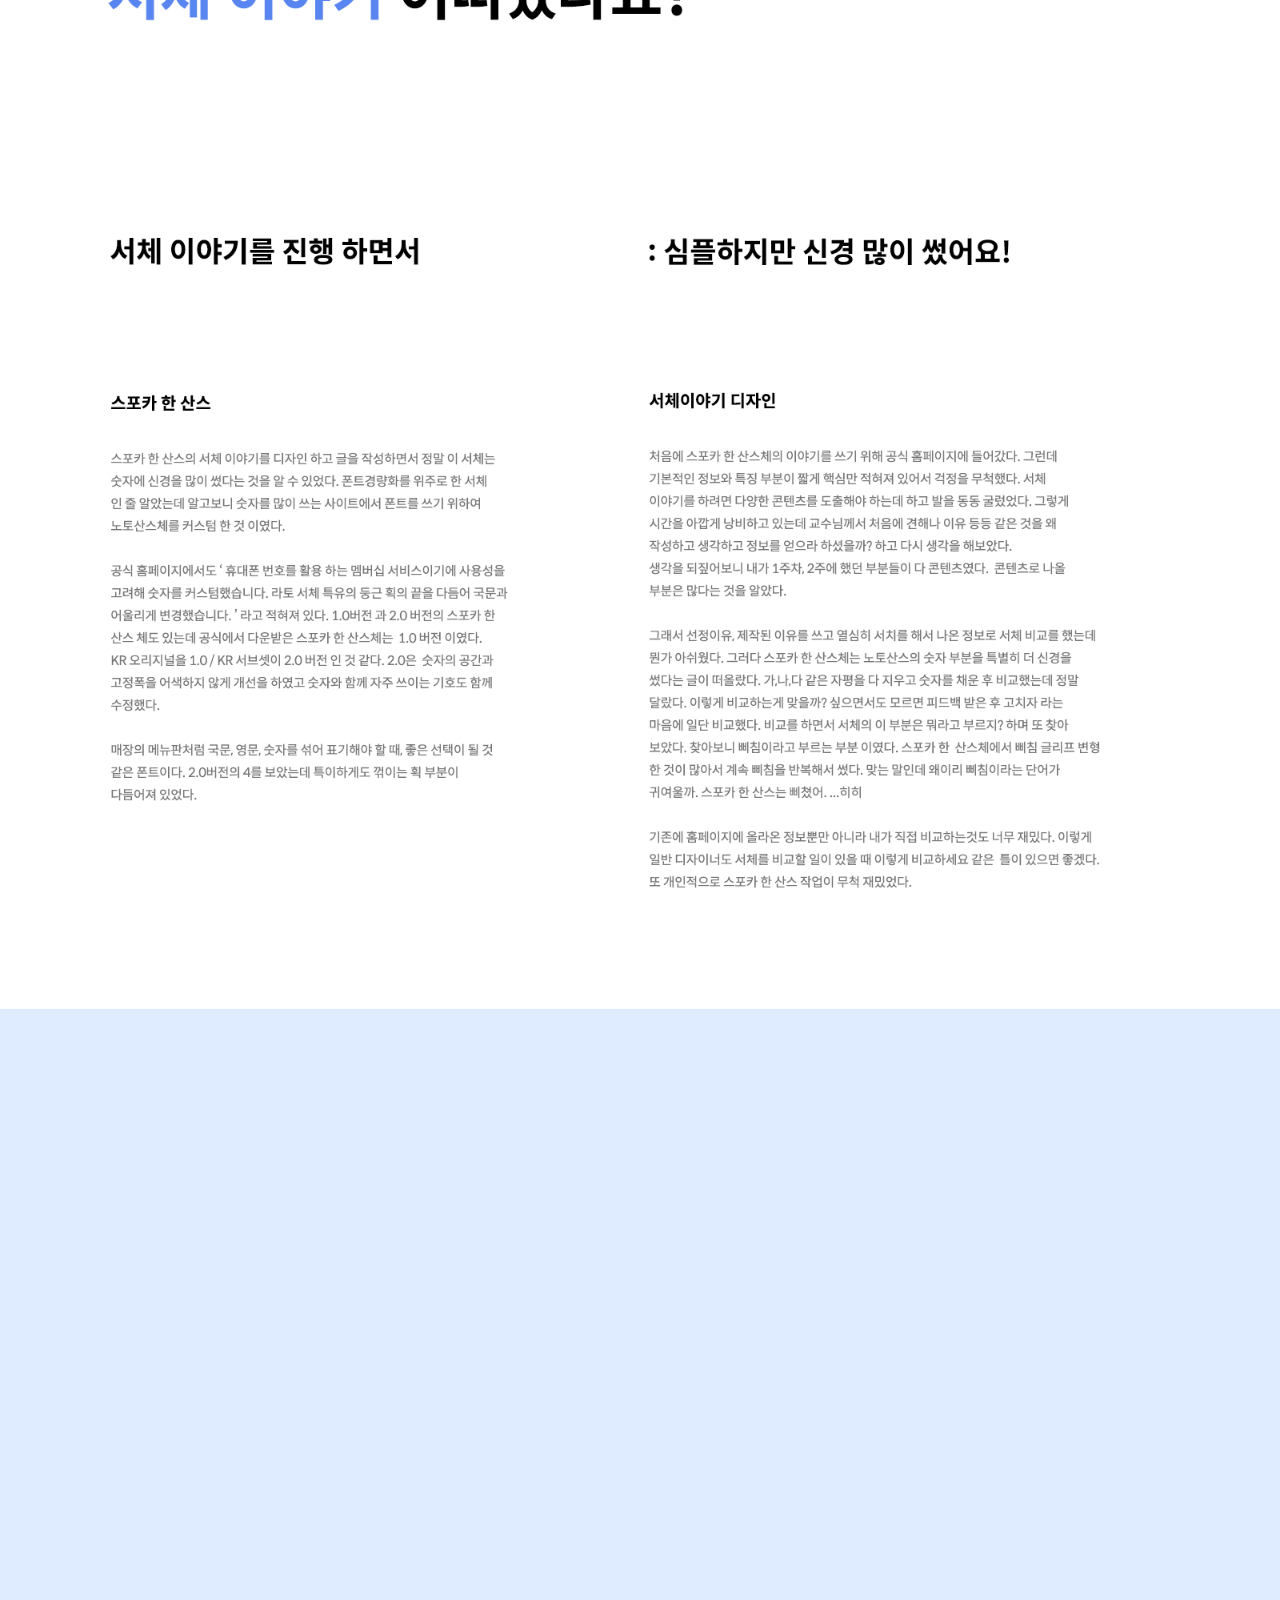
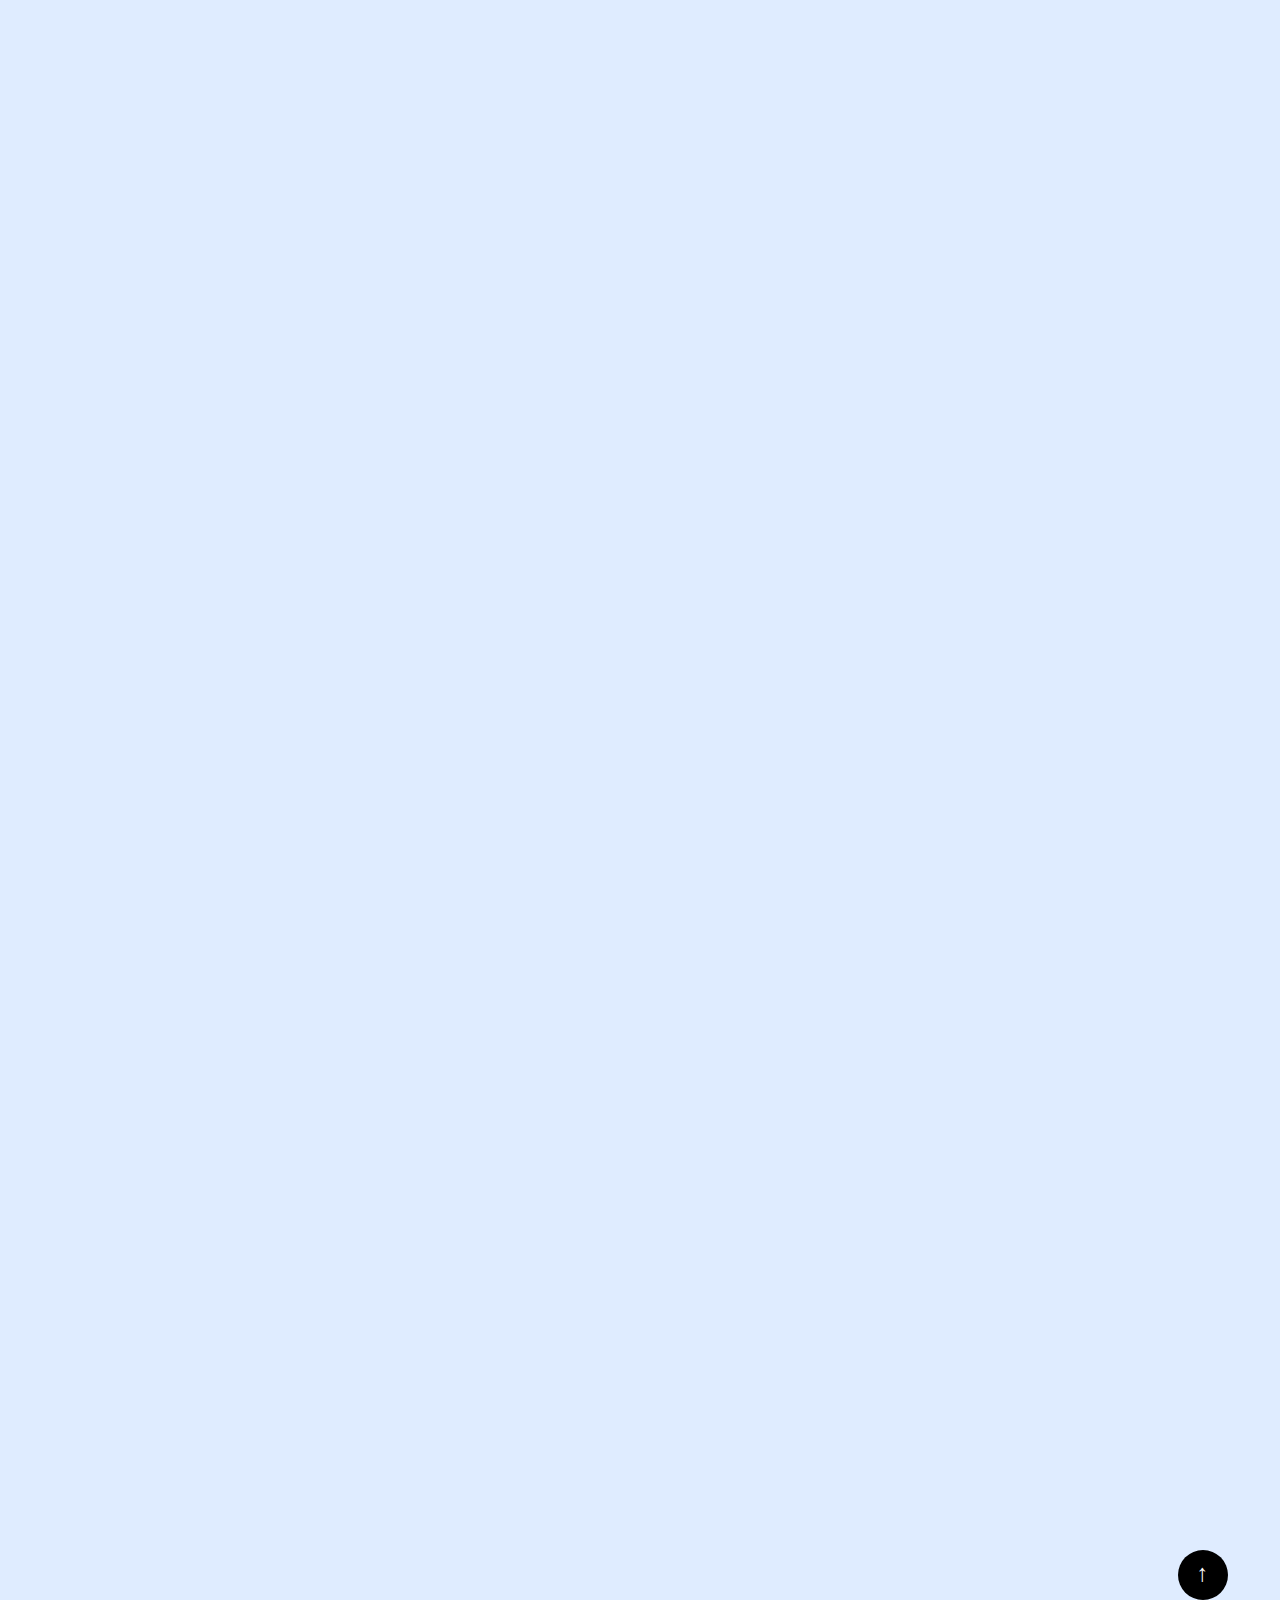
<file: spoqa_font_story.html>
<!DOCTYPE html>
<html>
  <head>
    <meta charset="utf-8">
    <title> 타이포그래피</title>
    <link rel="stylesheet" href="style.css">
    <link rel="stylesheet" href="https://www.w3schools.com/w3css/4/w3.css">


  </head>
  <body>
    <div id="nav">
    <ul >
          <li id="typo"> <a  href="index.html">TYPO</a> </li>
      <li><a href="poppins_font_weight.html" class="w3-bar-item w3-button w3-hover-none w3-border-white w3-bottombar w3-hover-border-black" style=" margin-right: 36px;"> P.무게와 크기의 힘</a></li>
      <li><a href="poppins_font_line.html"  class="w3-bar-item w3-button w3-hover-none w3-border-white w3-bottombar w3-hover-border-black"> P.자간,행간 사이사이 </a></li>
      <li><a href="poppins_font_story.html" class="w3-bar-item w3-button w3-hover-none w3-border-white w3-bottombar w3-hover-border-black">P.포핀스 이야기</a></li>
      <li><a href="spoqa_font_weight.html" class="w3-bar-item w3-button w3-hover-none w3-border-white w3-bottombar w3-hover-border-black">S.무게와 크기의 힘</a></li>
      <li><a href="spoqa_font_line.html" class="w3-bar-item w3-button w3-hover-none w3-border-white w3-bottombar w3-hover-border-black">S.자간,행간 사이사이</a></li>
      <li style="padding-top:25px;"><a class="active" href="spoqa_font_story.html">S. 스포카 한 산스 이야기</a></li>

    </ul>
  </div>

<div class="group">
  <button onclick="topFunction()" class="top_b"> ↑ </button>
    <center>
    <img src="./img/S_font_story.png" >
    </center>
</div>

    <script>
  var prevScrollpos = window.pageYOffset;
  window.onscroll = function() {
    var currentScrollPos = window.pageYOffset;
    if (prevScrollpos > currentScrollPos) {
      document.getElementById("nav").style.top = "0";
    } else {
  document.getElementById("nav").style.top = "-100px";
  }
  prevScrollpos = currentScrollPos;
  }

  var mybutton = document.getElementById("top_b");
  function topFunction() {
  document.body.scrollTop = 0;
  document.documentElement.scrollTop = 0;
  }
  </script>
  </body>
</html>
</file>
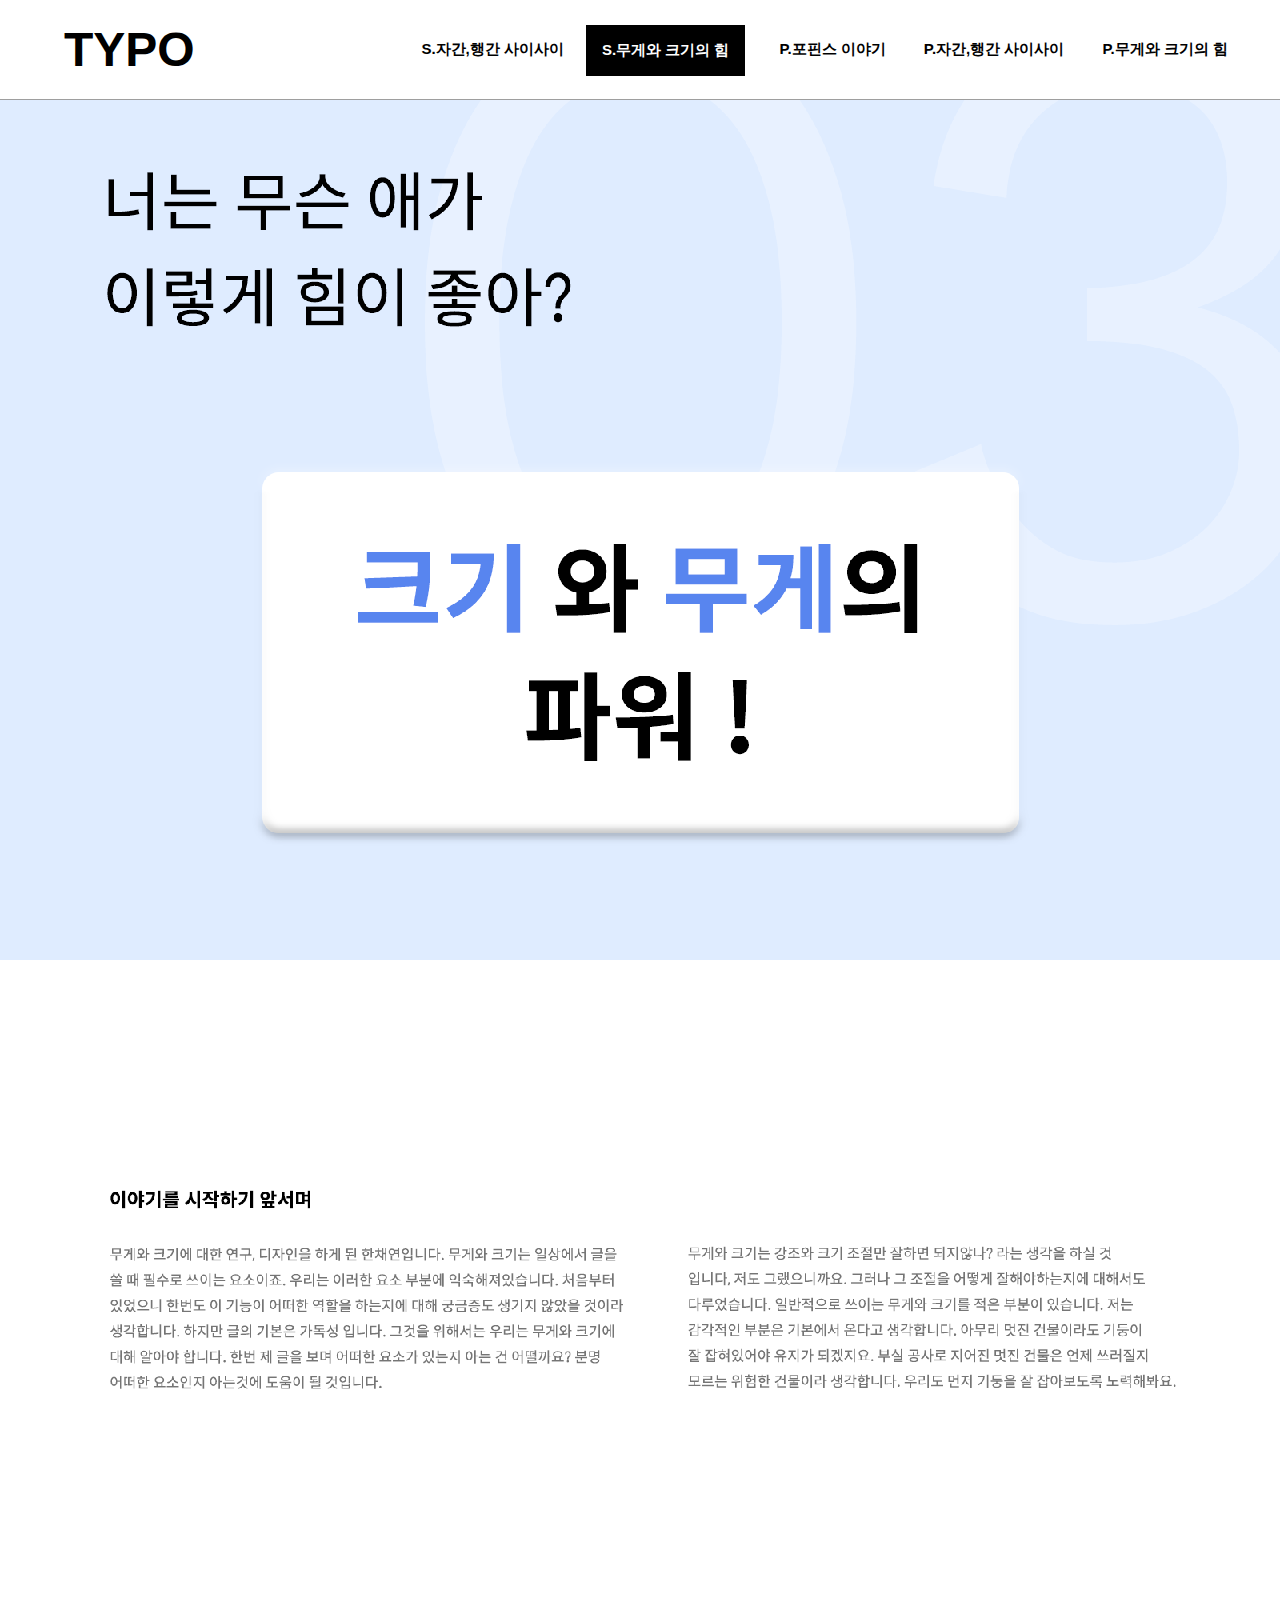
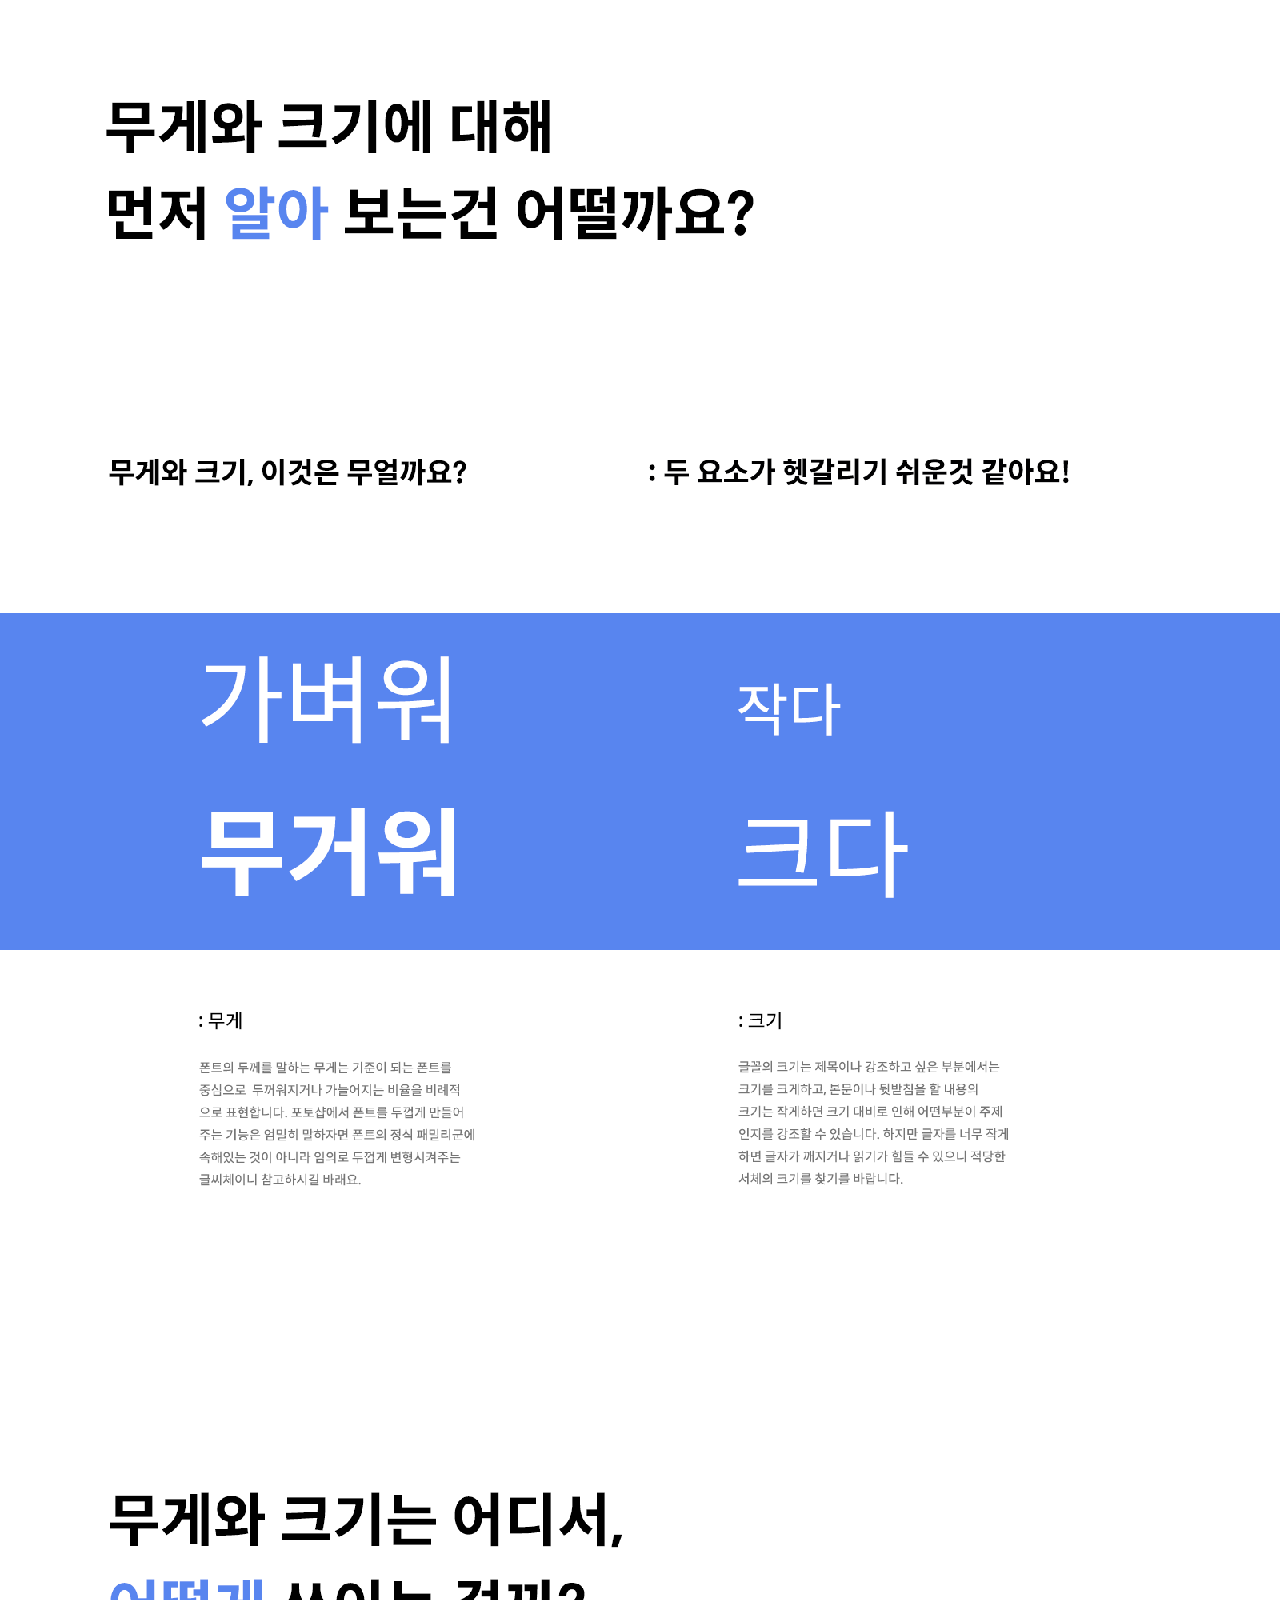
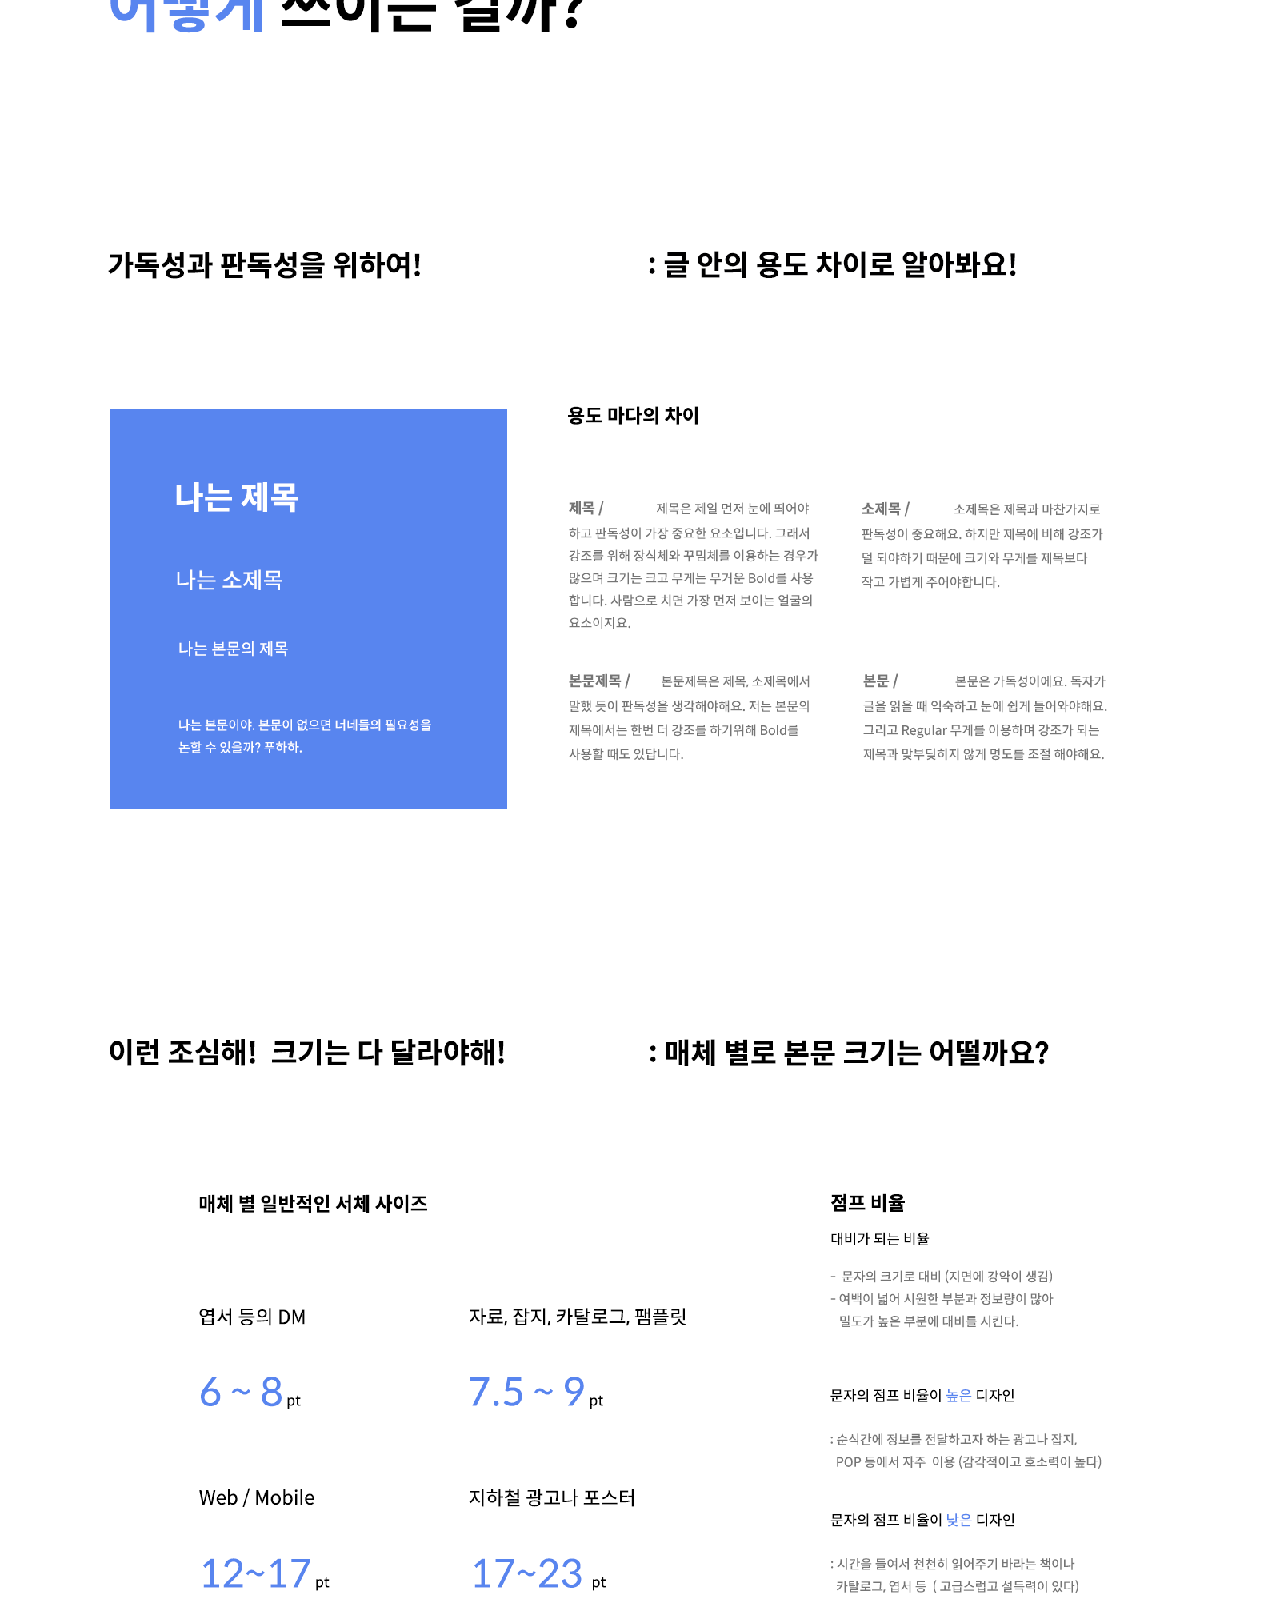
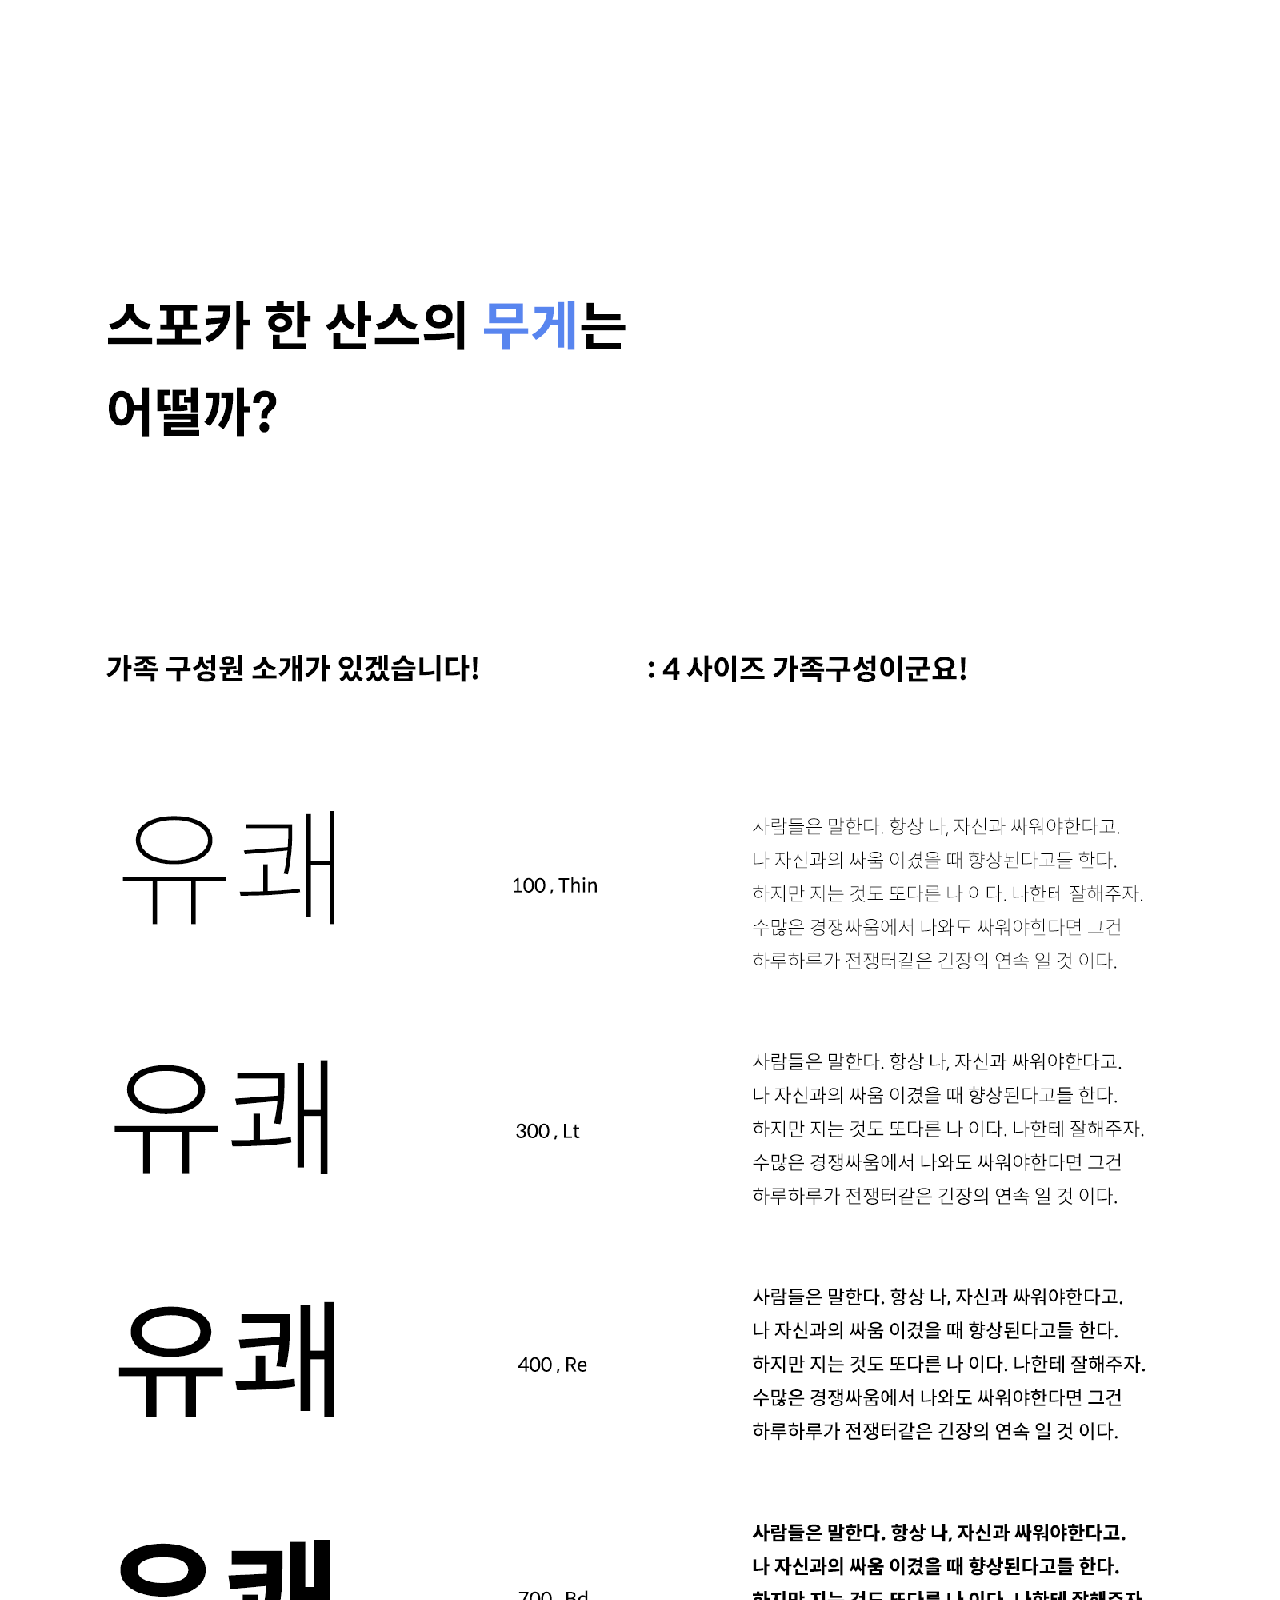
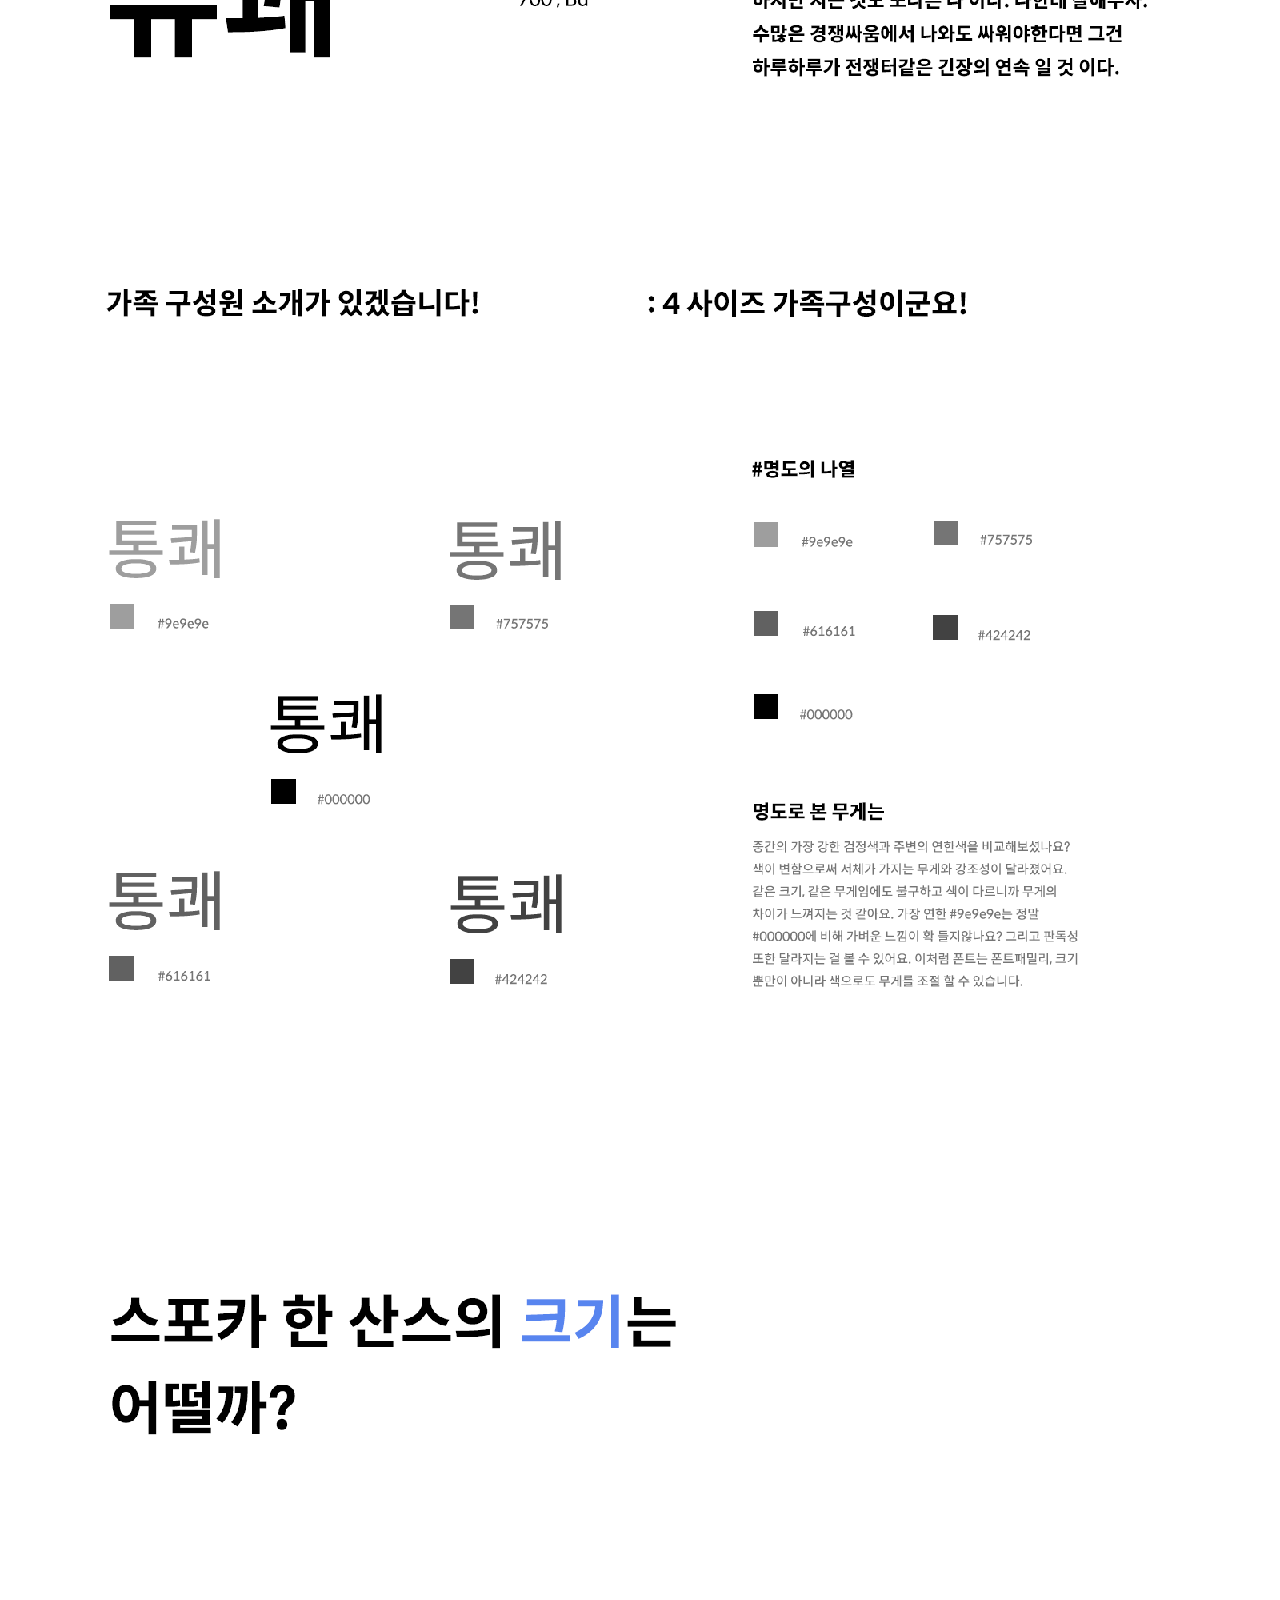
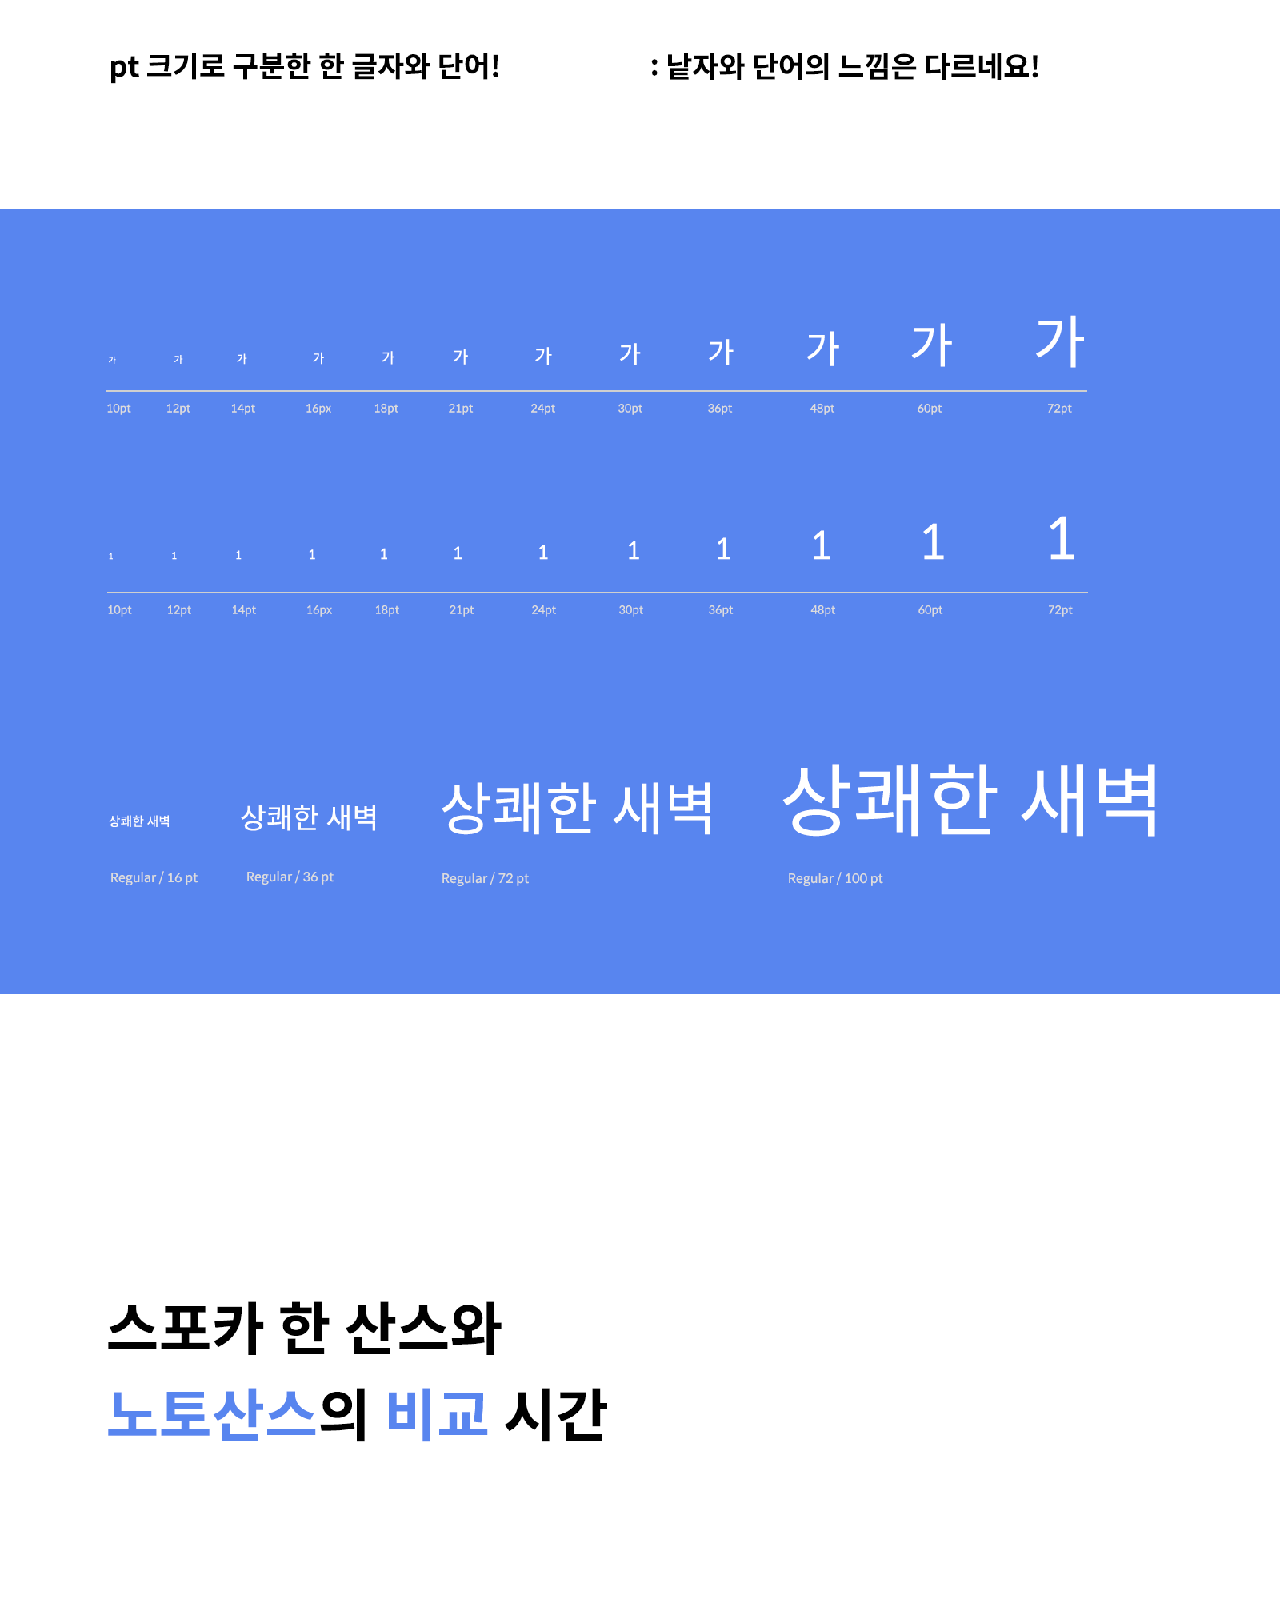
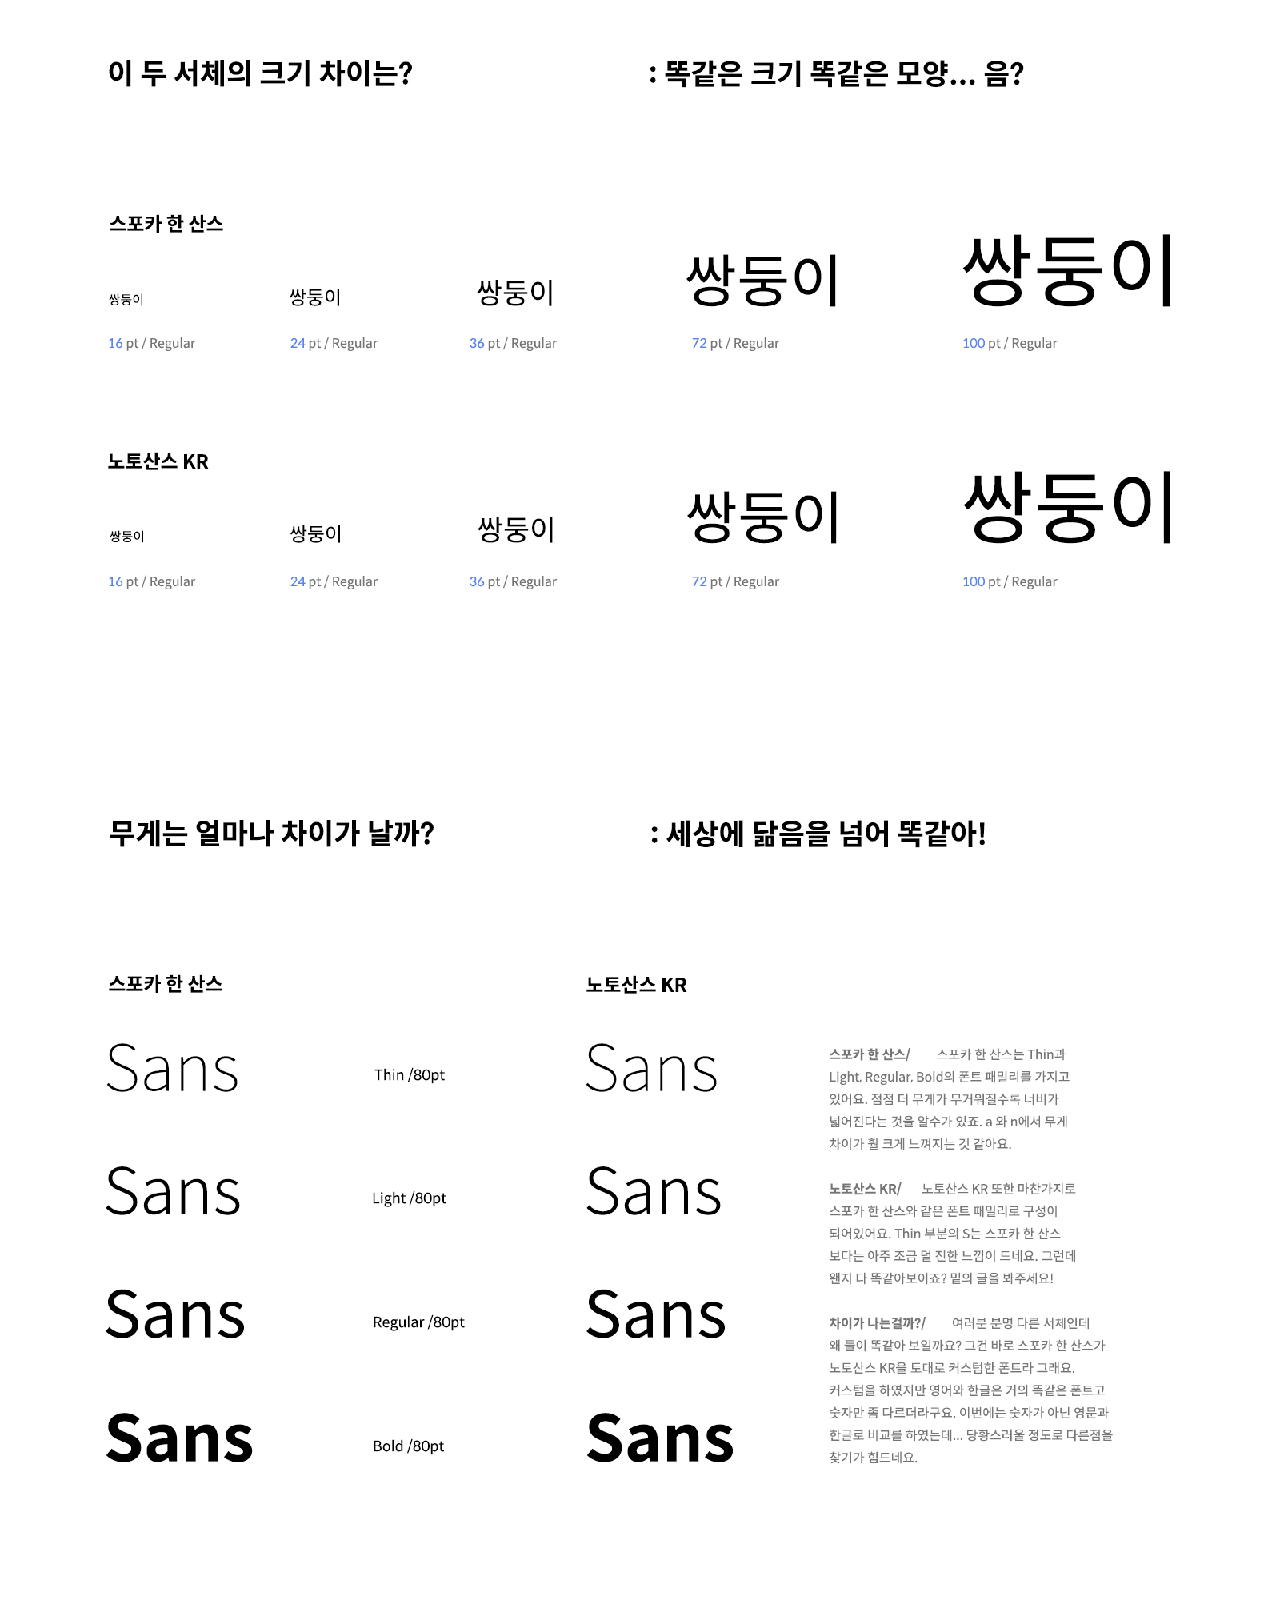
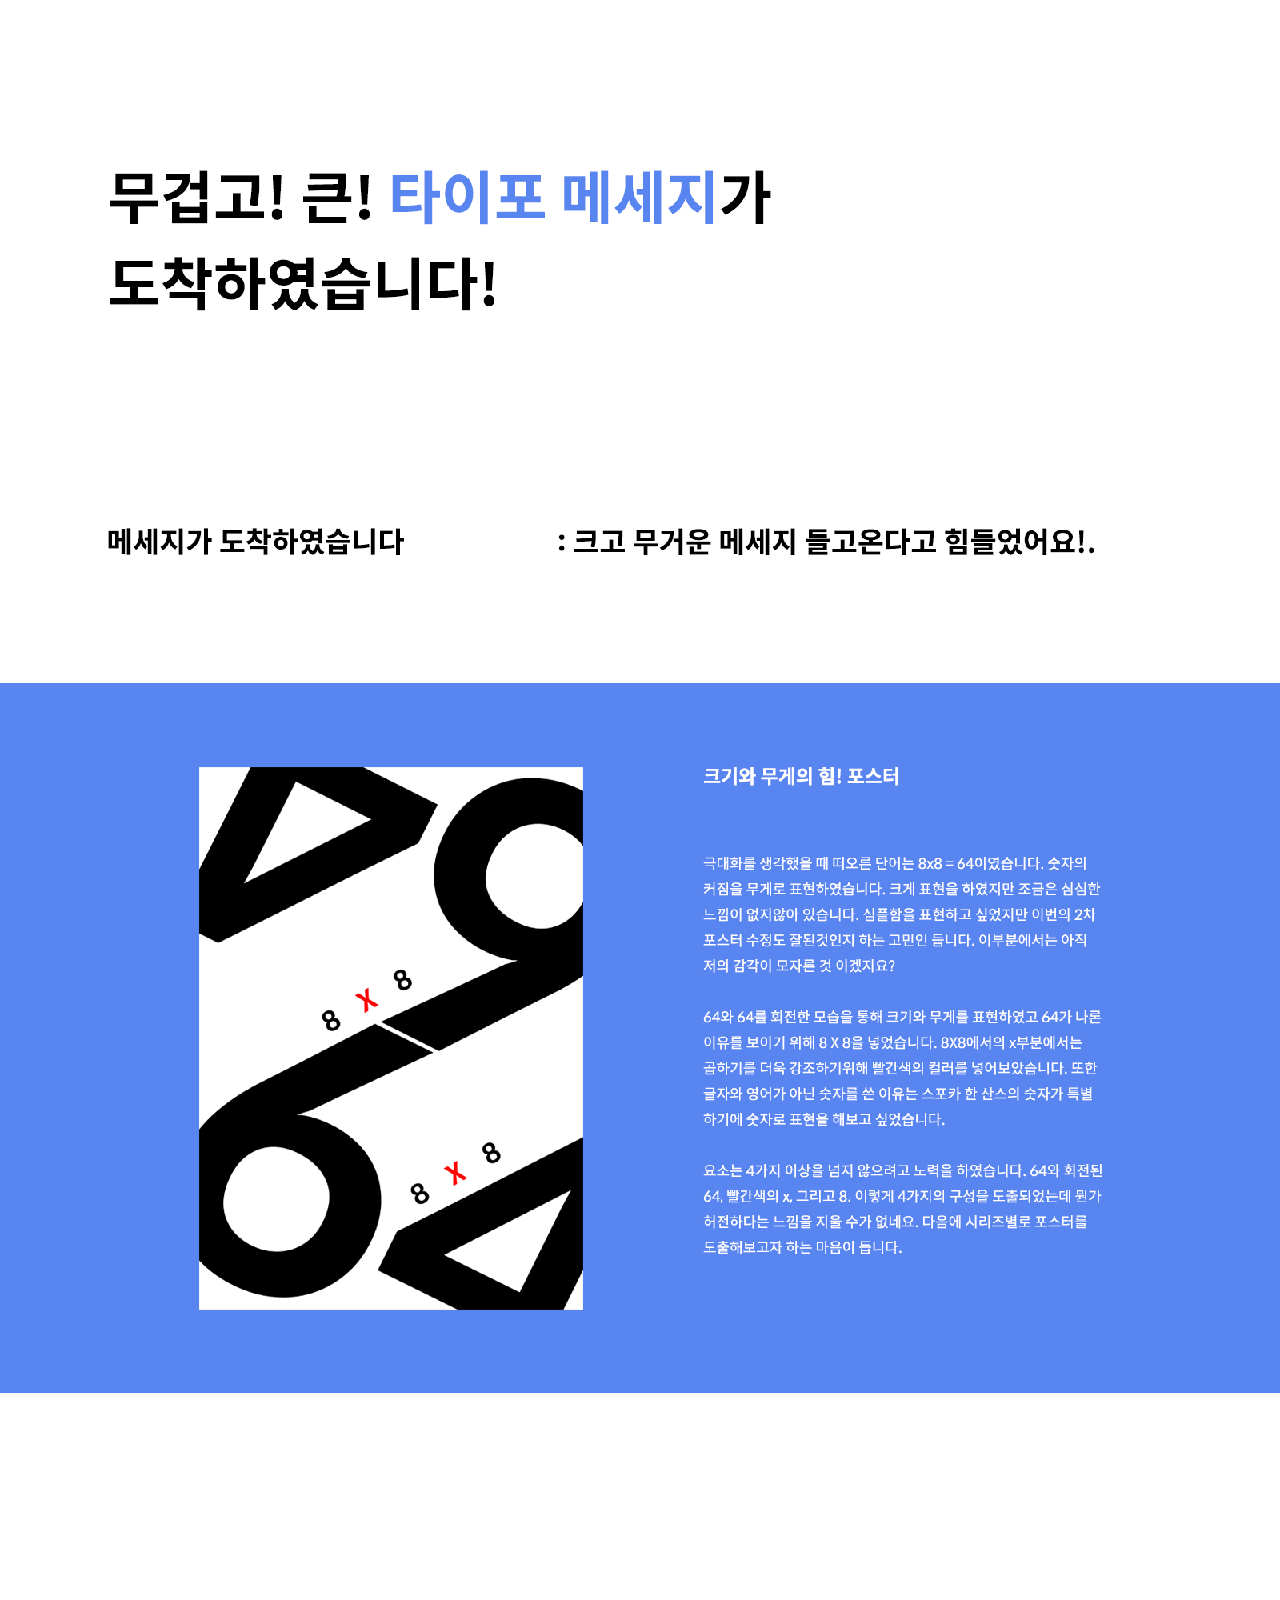
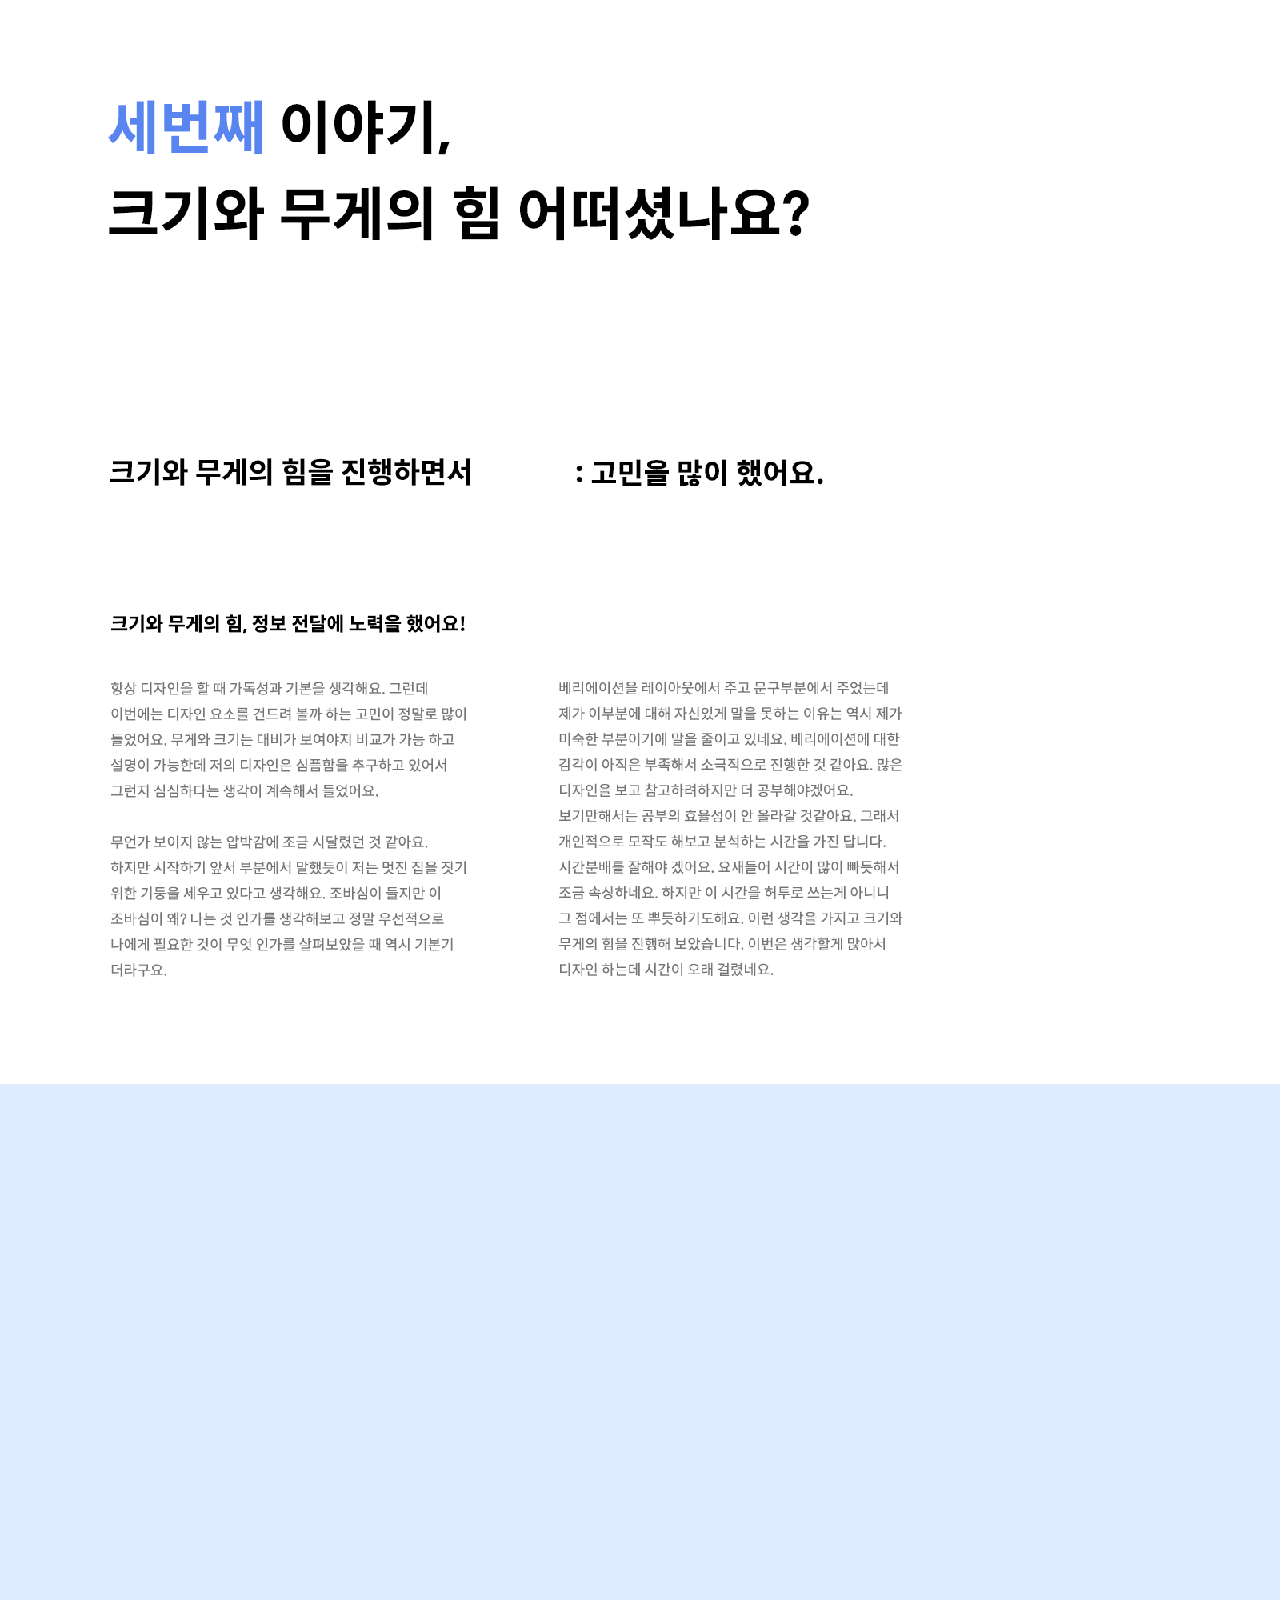
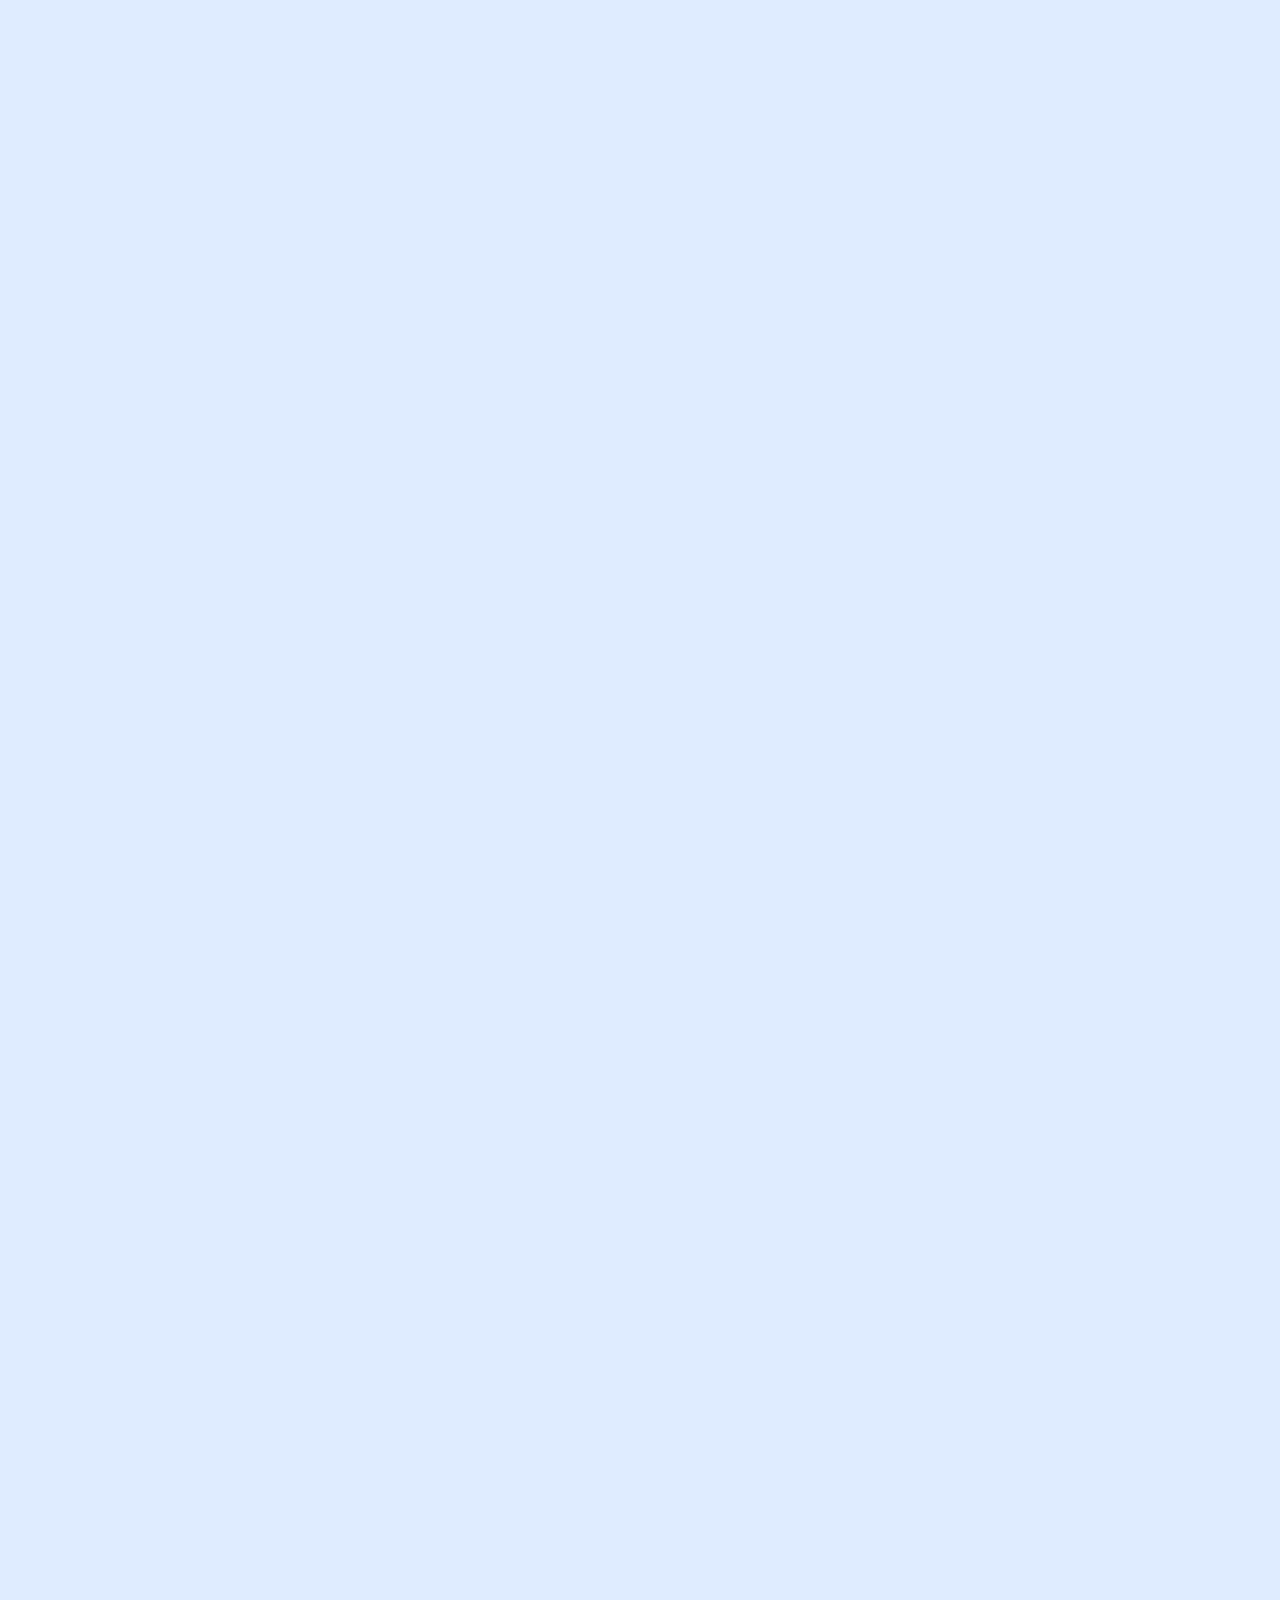
<file: spoqa_font_weight.html>
<!DOCTYPE html>
<html>
  <head>
    <meta charset="utf-8">
    <title> 타이포그래피</title>
    <link rel="stylesheet" href="style.css">
    <link rel="stylesheet" href="https://www.w3schools.com/w3css/4/w3.css">


  </head>
  <body>
    <div id="nav">
    <ul >
        <li id="typo"> <a  href="index.html">TYPO</a> </li>
      <li><a href="poppins_font_weight.html" class="w3-bar-item w3-button w3-hover-none w3-border-white w3-bottombar w3-hover-border-black" style=" margin-right: 36px;"> P.무게와 크기의 힘</a></li>
      <li><a href="poppins_font_line.html"  class="w3-bar-item w3-button w3-hover-none w3-border-white w3-bottombar w3-hover-border-black"> P.자간,행간 사이사이 </a></li>
      <li><a href="poppins_font_story.html" class="w3-bar-item w3-button w3-hover-none w3-border-white w3-bottombar w3-hover-border-black">P.포핀스 이야기</a></li>
      <li style="padding-top:25px;" ><a href="spoqa_font_weight.html" class="active">S.무게와 크기의 힘</a></li>
      <li><a href="spoqa_font_line.html" class="w3-bar-item w3-button w3-hover-none w3-border-white w3-bottombar w3-hover-border-black">S.자간,행간 사이사이</a></li>
      <li><a href="spoqa_font_story.html" class="w3-bar-item w3-button w3-hover-none w3-border-white w3-bottombar w3-hover-border-black">S. 스포카 한 산스 이야기</a></li>

    </ul>
  </div>

  <div class="group1">
    <button onclick="topFunction()" class="top_b01"> ↑ </button>
    <center>
    <img src="./img/S_weight_size.png" >
    </center>
  </div>

    <script>
  var prevScrollpos = window.pageYOffset;
  window.onscroll = function() {
    var currentScrollPos = window.pageYOffset;
    if (prevScrollpos > currentScrollPos) {
      document.getElementById("nav").style.top = "0";
    } else {
  document.getElementById("nav").style.top = "-100px";
  }
  prevScrollpos = currentScrollPos;
  }

  var mybutton = document.getElementById("top_b01");
  function topFunction() {
  document.body.scrollTop = 0;
  document.documentElement.scrollTop = 0;
  }
  </script>
  </body>
</html>
</file>
<file: style.css>
body{
  margin:0;
  font-family: sans-serif , "본고딕" ;
  background-color: #dfecff;
}

img {
  width: 100%;
  text-align:center;
  margin-top: 70px;

}

.P {
  margin:0;
  font-family: sans-serif , "본고딕" ;
  background-color: #000000;
}

.p_img {
  width: 100%;
  text-align:center;
  margin-top: 120px;
}

.H {
  margin:0;
  font-family: sans-serif , "본고딕" ;
  background-color: #ffffff;
}

#nav {
  top: 0;
  transition: top 0.3s;
  position: fixed;
  width: 100%;

}

#typo {
  float:left;
  margin-left: 42px;
  font-weight: bold;
  font-size: 36pt;
  padding-top: 0px;
}

ul {
  list-style-type: none;
  margin: 0;
  padding: 0;
  overflow: hidden;
  background-color: #ffffff;
  border-bottom: 1px solid #9e9e9e;
  height: 100px;
    font-weight: bold;
    font-family: sans-serif , "본고딕" ;


}

li {
  padding-top: 30px;
  float: right;
  padding-left: 6px;



}

li a {
  display: block;
  color: black;
  text-align: center;
  padding: 14px 16px;
  text-decoration: none;
}

li a:hover span {

  width:30px
  color: #5885ef;


}

.active {
  background-color: black;
  color: white;
  margin-right: 12px;
}

.group .group1 .group2 .group_3 .group_1 .group_2 {
  width: 100%;
  position: relative;
}


.group .top_b {

  position: absolute;
  top: 14350px;
  left: 92%;

  background-color: black;
  text-align: center;
  padding-bottom: 5px;
  display: inline-block;
  font-size: 24px;
  font-weight: bold;
  color: #ffffff;
  border-radius: 80%;
  border: none;
  width: 50px;
  height: 50px;
  text-decoration: none;
  cursor: pointer;
  font-family: sans-serif , "본고딕" ;
  }

.top_b:hover {
  background-color: #5885ef;
}

.top_b:focus {
  outline: none;
}

.group1 .top_b01 {

  position: absolute;
  top: 16360px;
  left: 92%;

  background-color: black;
  text-align: center;
  padding-bottom: 5px;
  display: inline-block;
  font-size: 24px;
  font-weight: bold;
  color: #ffffff;
  border-radius: 80%;
  border: none;
  width: 50px;
  height: 50px;
  text-decoration: none;
  cursor: pointer;
  font-family: sans-serif , "본고딕" ;
  }

.top_b01:hover {
  background-color: #5885ef;
}

.top_b01:focus {
  outline: none;
}

.group2 .top_b02 {

  position: absolute;
  top: 14650px;
  left: 92%;

  background-color: black;
  text-align: center;
  padding-bottom: 5px;
  display: inline-block;
  font-size: 24px;
  font-weight: bold;
  color: #ffffff;
  border-radius: 80%;
  border: none;
  width: 50px;
  height: 50px;
  text-decoration: none;
  cursor: pointer;
    font-family: sans-serif , "본고딕" ;
  }

.top_b02:hover {
  background-color: #5885ef;
}

.top_b02:focus {
  outline: none;
}

/**/

.group_3 .top_b3 {

  position: absolute;
  top: 19630px;
  left: 92%;

  background-color: black;
  text-align: center;
  padding-bottom: 5px;
  display: inline-block;
  font-size: 24px;
  font-weight: bold;
  color: #ffffff;
  border-radius: 80%;
  border: none;
  width: 50px;
  height: 50px;
  text-decoration: none;
  cursor: pointer;
    font-family: sans-serif , "본고딕" ;
  }

  .top_b3:hover {
    background-color: red;

  }

  .top_b3:focus {
    outline: none;
  }


  .group_2 .top_b2 {

    position: absolute;
    top: 12850px;
    left: 92%;

    background-color: black;
    text-align: center;
    padding-bottom: 5px;
    display: inline-block;
    font-size: 24px;
    font-weight: bold;
    color: #ffffff;
    border-radius: 80%;
    border: none;
    width: 50px;
    height: 50px;
    text-decoration: none;
    cursor: pointer;
      font-family: sans-serif , "본고딕" ;
    }

    .top_b2:hover {
      background-color: red;
    }

    .top_b2:focus {
      outline: none;
    }


    .group_1 .top_b1 {

      position: absolute;
      top: 14460px;
      left: 92%;

      background-color: black;
      text-align: center;
      padding-bottom: 5px;
      display: inline-block;
      font-size: 24px;
      font-weight: bold;
      color: #ffffff;
      border-radius: 80%;
      border: none;
      width: 50px;
      height: 50px;
      text-decoration: none;
      cursor: pointer;
        font-family: sans-serif , "본고딕" ;
      }

      .top_b1:hover {
        background-color: red;
      }

      .top_b1:focus {
        outline: none;
      }
</file>
<file: ani_style.css>
#ni{
  width: 1000px;
  height: 50px;


  font-weight:700;
  position: relative;
  animation: mymove 6s infinite;
    animation-direction: alternate
}

#ni2{
  width: 1000px;
  height: 50px;


  font-weight:700;
  position: relative;
  animation: memove 6s infinite;
    animation-direction: alternate
}

#ni3{
  width: 1000px;
  height: 50px;


  font-weight:700;
  position: relative;
  animation: youmove 6s infinite;
    animation-direction: alternate
}

#ni4{
  width: 1300px;
  height: 50px;


  font-weight:700;
  position: relative;
  animation: wemove 6s infinite;
    animation-direction: alternate
}

#div1 {animation-timing-function: linear; margin: 60px 0 0 400px;}
#div2 {animation-timing-function: ease-in;margin: 60px 0 0 600px;}
#div3 {animation-timing-function: ease-in-out;margin: 60px;}
#div4 {animation-timing-function: ease-in-out;margin: 60px 0 0 550px;}
#div5 {animation-timing-function: linear;margin: 100px;}
#div06 {animation-timing-function: ease-in-out;margin: 60px; }
#div6 {animation-timing-function: ease-in-out;margin: 60px 0 0 250px; }
#div7 {animation-timing-function: ease-out;margin: 60px 0 0 500px;}
#div8 {animation-timing-function: ease-out;margin: 60px 0 0 100px;}
#div9 {animation-timing-function: ease-in-out;margin: 60px 0 0 500px;}
#div10 {animation-timing-function: linear;margin: 60px;}
#div11 {animation-timing-function: ease-in-out;margin: 60px 0 0 800px;;}
#div12 {animation-timing-function: ease-in-out;margin: 60px 0 0 600px;}
#div13 {animation-timing-function: ease-in-out;margin: 60px 0 0 50px;}
#div14 {animation-timing-function: linear;margin: 60px 0 0 450px; }
#div15 {animation-timing-function: ease-in-out;margin: 100px 0 0 150px;}
#div16 {animation-timing-function: ease-out;margin: 60px 0 0 400px;}
#div17 {animation-timing-function: ease-in-out;margin: 60px 0 0 50px;}
#div18 {animation-timing-function: ease-in-out;margin: 60px 0 0 400px;}
#div19 {animation-timing-function: linear;margin: 60px 0 0 300px;}
#div20 {animation-timing-function: ease-in-out;margin: 60px 0 0 900px;}
#div21 {animation-timing-function: ease-in-out;margin: 60px 0 0 800px;}
#div22 {animation-timing-function: ease-out;margin: 60px;}

@keyframes mymove {
  0%   { left:400px; top:90px;}
  25%  { left:700px; top:90px;}
  50%  {left:700px; top: 200px;}
  75%  { left:500px; top: 200px;}
  100% { left:500px; top:90px;}
}

@keyframes memove {
  0%   { left:100px; top:0px;}
  25%  { left: 220px; top:0px;}
  50%  {left: 220px; top:30px;}
  75%  { left: 30px; top:30px;}
  100% { left:30px; top:80px;}
}

@keyframes youmove {
  0%   { left:100px; top:100px;}
  25%  { left:400px; top: 100px;}
  50%  {left: 400px; top:  40px;}
  75%  { left:600px; top: 40px;}
  100% { left:600px; top: 100px;}
}

@keyframes wemove {
  0%   { left:400px; top:30px;}
  25%  { left:50px; top:30px;}
  50%  {left:50px; top: 100px;}
  75%  { left:300px; top:100px;}
  100% { left:300px; top:200px;}
}
</file>
